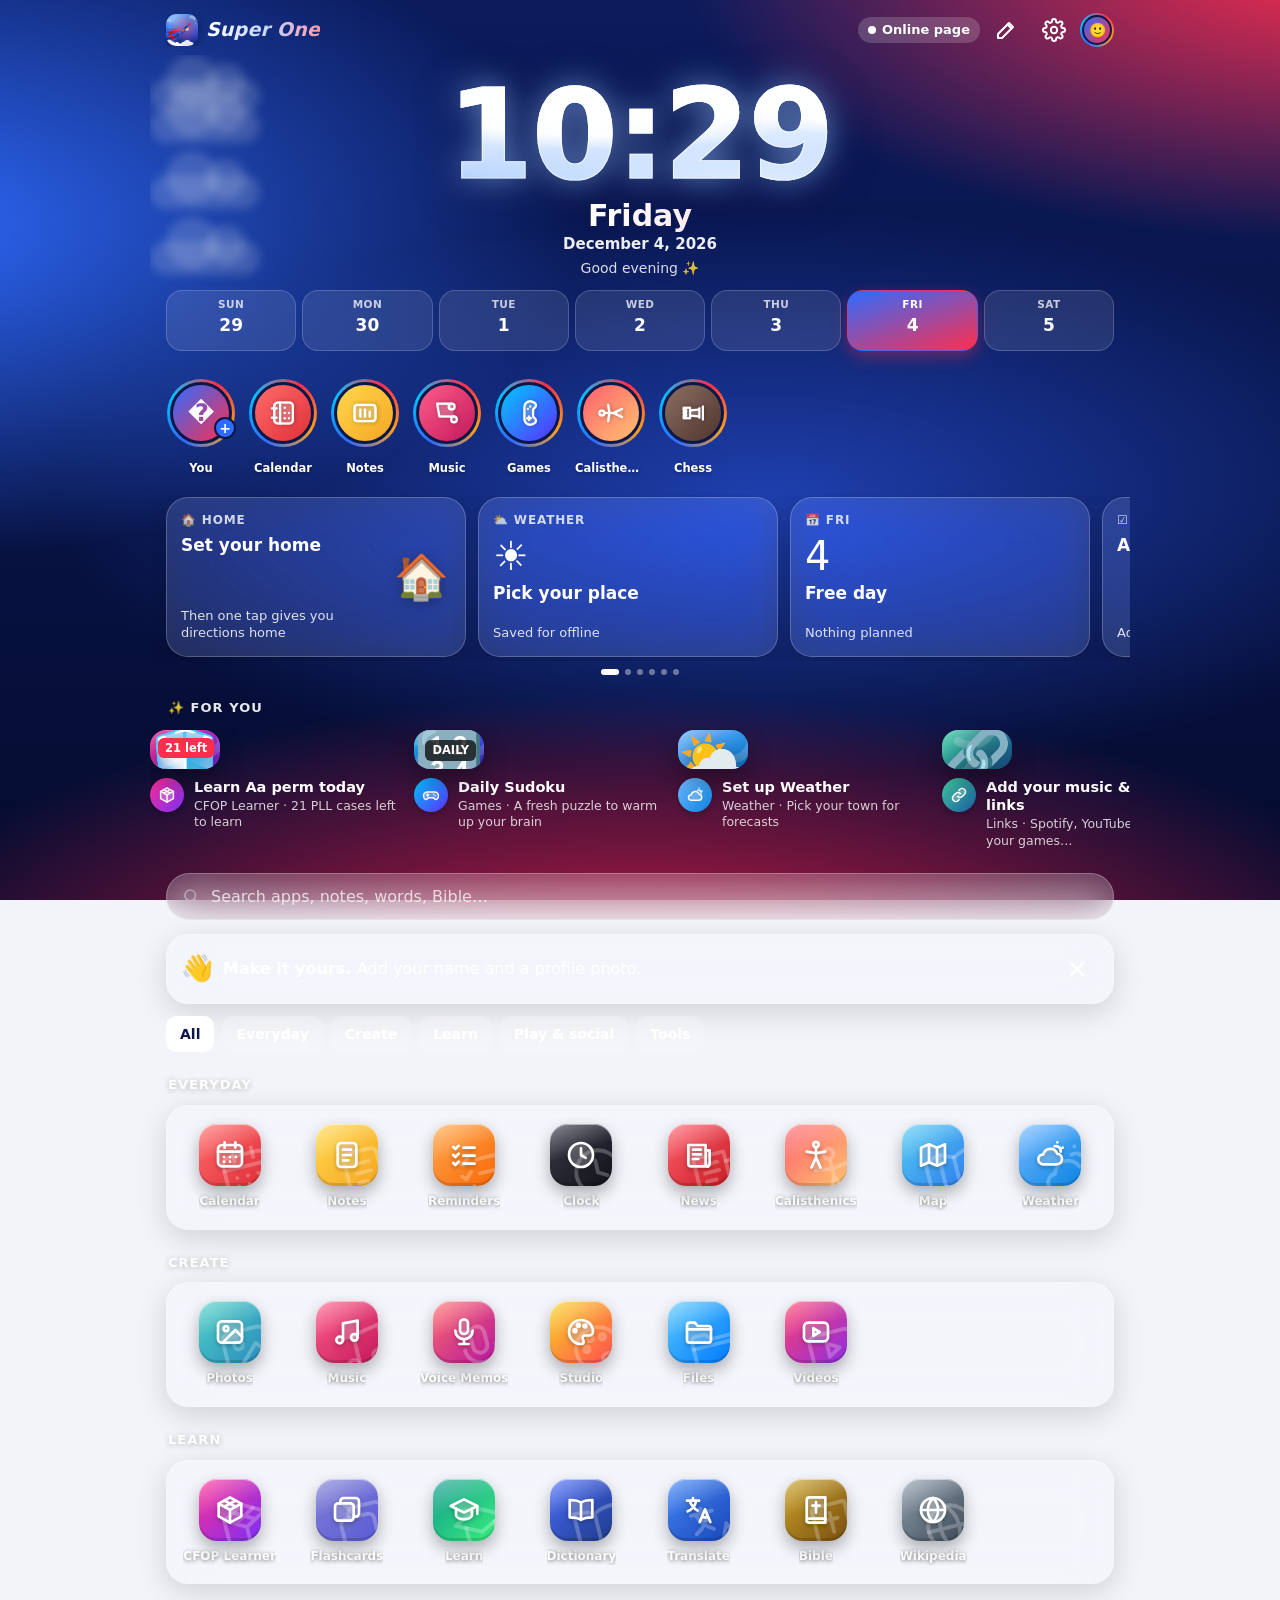
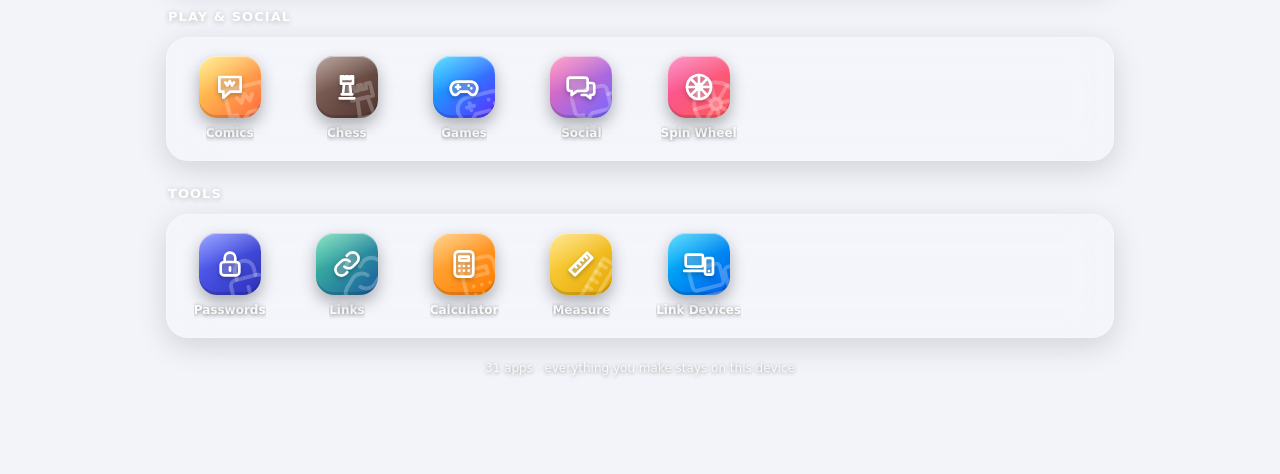
<file: index.html>
<!doctype html>
<html lang="en">
<head>
<meta charset="utf-8">
<meta name="viewport" content="width=device-width,initial-scale=1,viewport-fit=cover">
<title>Super One</title>
<meta name="description" content="Calendar, notes, passwords, music, chess, cube lessons, dictionary, map and more — all offline.">
<meta name="theme-color" content="#F3F4F9">
<link rel="manifest" href="manifest.webmanifest">
<meta name="mobile-web-app-capable" content="yes">
<meta name="apple-mobile-web-app-capable" content="yes">
<meta name="apple-mobile-web-app-status-bar-style" content="default">
<meta name="apple-mobile-web-app-title" content="Super One">
<link rel="apple-touch-icon" href="apple-touch-icon.png">
<link rel="icon" href="favicon.png">
<link rel="stylesheet" href="style.css?v=e5297691f0">
</head>
<body>
<div id="app"></div>
<noscript>Super One needs JavaScript turned on.</noscript>
<script src="app.js?v=e5297691f0"></script>
</body>
</html>
</file>
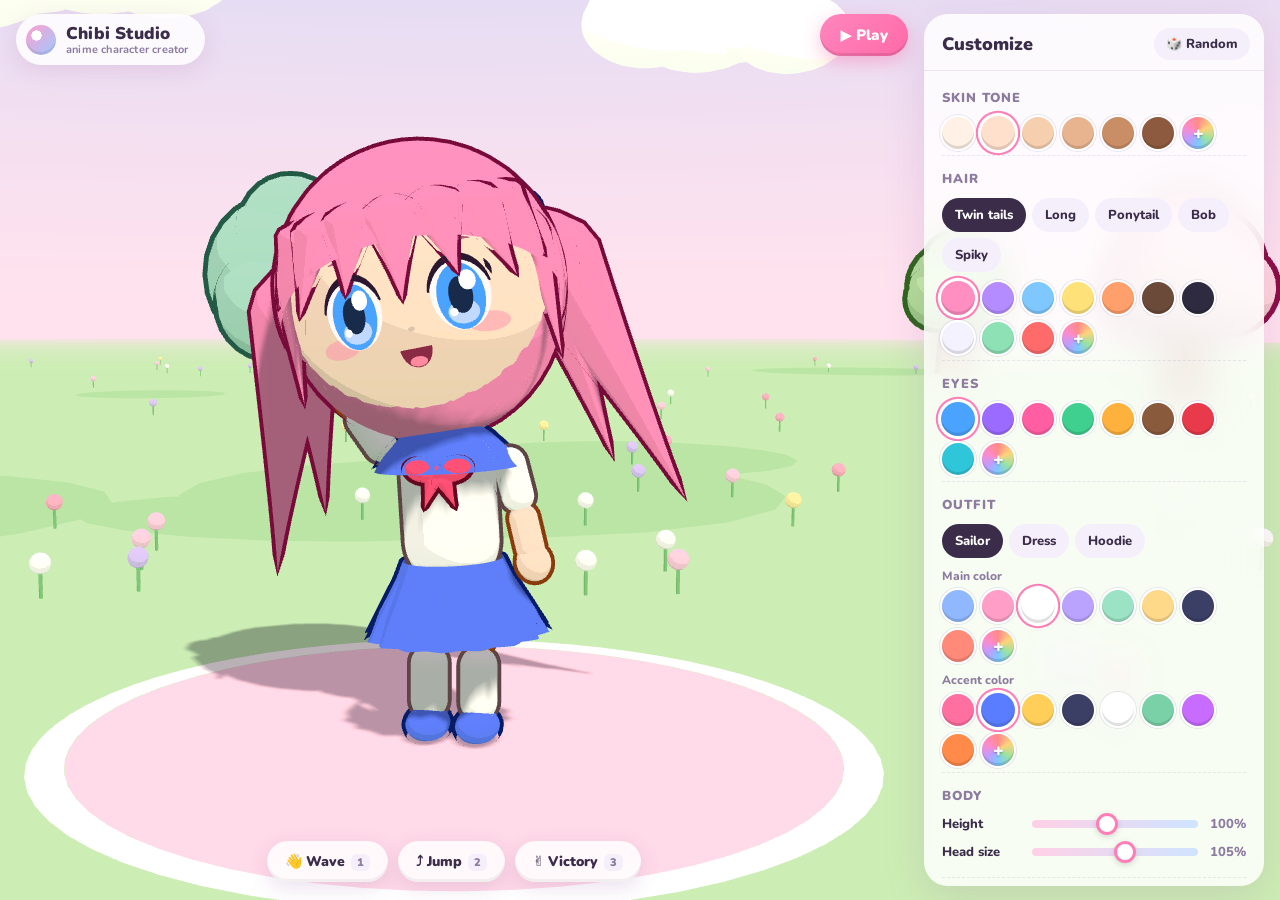
<file: data/play/chibi.html>
<!doctype html>
<html lang="en">
<head>
<meta charset="utf-8">
<meta name="viewport" content="width=device-width, initial-scale=1, viewport-fit=cover, user-scalable=no">
<title>Chibi Studio</title>
<link rel="preconnect" href="https://fonts.googleapis.com">
<link rel="preconnect" href="https://fonts.gstatic.com" crossorigin>
<link href="https://fonts.googleapis.com/css2?family=Nunito:wght@600;700;800;900&display=swap" rel="stylesheet">
<style>
  :root {
    --ink: #3b2d4a;
    --muted: #8d7ba0;
    --panel: rgba(255, 255, 255, 0.84);
    --line: rgba(120, 90, 160, 0.14);
    --chip: #f5effb;
    --pink: #ff7eb6;
    --pink-d: #f05b9d;
    --blue: #7ec8ff;
    --panel-w: 340px;
    --sheet-h: 0px;
    --safe-b: env(safe-area-inset-bottom, 0px);
  }
  * { box-sizing: border-box; -webkit-tap-highlight-color: transparent; }
  html, body {
    margin: 0; height: 100%; overflow: hidden;
    background: #ffe6f0;
    font-family: "Nunito", ui-rounded, "SF Pro Rounded", system-ui, -apple-system, "Segoe UI", sans-serif;
    color: var(--ink);
    -webkit-user-select: none; user-select: none;
  }
  canvas#c { position: fixed; inset: 0; width: 100%; height: 100%; display: block; touch-action: none; outline: none; }
  button { font: inherit; color: inherit; cursor: pointer; border: 0; background: none; }
  input { font: inherit; color: inherit; }

  /* ---------- top bar ---------- */
  .brand {
    position: fixed; top: 14px; left: 16px; z-index: 5;
    display: flex; align-items: center; gap: 10px;
    padding: 8px 16px 8px 10px; border-radius: 999px;
    background: var(--panel); backdrop-filter: blur(12px); -webkit-backdrop-filter: blur(12px);
    box-shadow: 0 6px 24px rgba(160, 90, 150, 0.16);
    font-weight: 900; font-size: 17px; letter-spacing: 0.2px;
  }
  .brand .logo {
    width: 30px; height: 30px; border-radius: 50%;
    background: radial-gradient(circle at 35% 35%, #fff 0 18%, transparent 19%), linear-gradient(135deg, #ff9fcf, #9fc9ff);
    box-shadow: inset 0 -3px 0 rgba(0,0,0,0.08);
  }
  .brand small { display: block; font-size: 11px; font-weight: 700; color: var(--muted); margin-top: -3px; }
  .mode-btn {
    position: fixed; top: 14px; right: calc(var(--panel-w) + 32px); z-index: 6;
    padding: 11px 20px; border-radius: 999px; font-weight: 900; font-size: 15px;
    color: #fff; background: linear-gradient(135deg, #ff86bd, #ff6aa8);
    box-shadow: 0 6px 18px rgba(255, 106, 168, 0.4), inset 0 -3px 0 rgba(0,0,0,0.1);
    transition: transform .15s, right .3s;
  }
  .mode-btn:active { transform: scale(0.95); }
  body.play .mode-btn { right: 16px; background: linear-gradient(135deg, #8fb8ff, #6f9cff); box-shadow: 0 6px 18px rgba(111,156,255,0.4), inset 0 -3px 0 rgba(0,0,0,0.1); }

  /* ---------- panel ---------- */
  .panel {
    position: fixed; z-index: 4; top: 14px; right: 16px; bottom: 14px; width: var(--panel-w);
    display: flex; flex-direction: column;
    background: var(--panel); backdrop-filter: blur(16px); -webkit-backdrop-filter: blur(16px);
    border-radius: 24px; box-shadow: 0 10px 40px rgba(150, 90, 160, 0.18);
    transition: transform .35s cubic-bezier(.2,.9,.3,1), height .3s;
    overflow: hidden;
  }
  body.play .panel { transform: translateX(calc(100% + 40px)); }
  .panel-head {
    display: flex; align-items: center; gap: 8px; padding: 14px 14px 10px 18px;
    border-bottom: 1px solid var(--line); flex: none;
  }
  .panel-head h2 { margin: 0; font-size: 18px; font-weight: 900; flex: 1; }
  .grab { display: none; }
  .ghost-btn {
    padding: 7px 12px; border-radius: 999px; background: var(--chip); font-weight: 800; font-size: 13px;
    transition: background .15s, transform .1s;
  }
  .ghost-btn:hover { background: #ece1f7; }
  .ghost-btn:active { transform: scale(.95); }
  .collapse-btn { display: none; width: 34px; height: 34px; padding: 0; border-radius: 50%; font-size: 15px; }
  .panel-body { overflow-y: auto; padding: 4px 18px 18px; flex: 1; overscroll-behavior: contain; }
  .panel-body::-webkit-scrollbar { width: 8px; }
  .panel-body::-webkit-scrollbar-thumb { background: #e5d8f0; border-radius: 8px; }
  section { padding: 14px 0 6px; border-bottom: 1px dashed var(--line); }
  section:last-child { border-bottom: 0; }
  section h3 { margin: 0 0 10px; font-size: 13px; font-weight: 900; text-transform: uppercase; letter-spacing: 1px; color: var(--muted); display: flex; align-items: center; gap: 6px; }
  .sub { display: block; font-size: 12px; font-weight: 800; color: var(--muted); margin: 10px 0 6px; }

  .swatches { display: flex; flex-wrap: wrap; gap: 8px; }
  .sw {
    width: 32px; height: 32px; border-radius: 50%; background: var(--c);
    box-shadow: inset 0 -3px 0 rgba(0,0,0,0.12), 0 0 0 2px #fff, 0 0 0 3px var(--line);
    transition: transform .12s, box-shadow .12s; position: relative; flex: none;
  }
  .sw:hover { transform: scale(1.1); }
  .sw.active { box-shadow: inset 0 -3px 0 rgba(0,0,0,0.12), 0 0 0 3px #fff, 0 0 0 5px var(--pink); transform: scale(1.06); }
  .sw.custom { background: conic-gradient(#ff8a8a, #ffd37a, #9be3a0, #7ec8ff, #c39bff, #ff8ac8, #ff8a8a); overflow: hidden; cursor: pointer; }
  .sw.custom::after { content: "+"; position: absolute; inset: 0; display: grid; place-items: center; color: #fff; font-weight: 900; font-size: 18px; text-shadow: 0 1px 2px rgba(0,0,0,.3); pointer-events: none; }
  .sw.custom input { position: absolute; inset: 0; opacity: 0; width: 100%; height: 100%; cursor: pointer; border: 0; padding: 0; }

  .chips { display: flex; flex-wrap: wrap; gap: 6px; margin-bottom: 10px; }
  .chip {
    padding: 8px 13px; border-radius: 999px; background: var(--chip); font-weight: 800; font-size: 13px;
    transition: background .15s, color .15s, transform .1s;
  }
  .chip:hover { background: #ece1f7; }
  .chip:active { transform: scale(.95); }
  .chip.active { background: var(--ink); color: #fff; }

  .slider { display: grid; grid-template-columns: 78px 1fr 40px; align-items: center; gap: 10px; margin: 6px 0 10px; font-weight: 800; font-size: 13px; }
  .slider output { text-align: right; color: var(--muted); font-variant-numeric: tabular-nums; }
  input[type=range] { -webkit-appearance: none; appearance: none; width: 100%; height: 8px; border-radius: 8px; background: linear-gradient(90deg, #ffd0e6, #cfe4ff); outline: none; }
  input[type=range]::-webkit-slider-thumb { -webkit-appearance: none; width: 22px; height: 22px; border-radius: 50%; background: #fff; border: 3px solid var(--pink); box-shadow: 0 2px 6px rgba(0,0,0,.15); cursor: pointer; }
  input[type=range]::-moz-range-thumb { width: 18px; height: 18px; border-radius: 50%; background: #fff; border: 3px solid var(--pink); cursor: pointer; }

  .row { display: flex; gap: 8px; }
  .text-in {
    flex: 1; min-width: 0; padding: 10px 14px; border-radius: 14px; border: 2px solid var(--line); background: #fff;
    font-weight: 700; font-size: 14px; outline: none; -webkit-user-select: text; user-select: text;
  }
  .text-in:focus { border-color: var(--pink); }
  .primary {
    padding: 10px 16px; border-radius: 14px; font-weight: 900; color: #fff;
    background: linear-gradient(135deg, #ff86bd, #ff6aa8); box-shadow: inset 0 -3px 0 rgba(0,0,0,0.1);
  }
  .primary:disabled { opacity: .45; cursor: not-allowed; }
  .preset-list { display: flex; flex-direction: column; gap: 6px; margin-top: 10px; }
  .preset {
    display: flex; align-items: center; gap: 10px; padding: 6px 6px 6px 8px; border-radius: 14px; background: #fff;
    border: 1px solid var(--line);
  }
  .preset .dot { width: 26px; height: 26px; border-radius: 50%; flex: none; box-shadow: inset 0 -2px 0 rgba(0,0,0,.12); }
  .preset .load { flex: 1; text-align: left; font-weight: 800; font-size: 14px; padding: 4px 0; overflow: hidden; text-overflow: ellipsis; white-space: nowrap; }
  .preset .tag { font-size: 10px; font-weight: 900; color: var(--muted); background: var(--chip); padding: 3px 7px; border-radius: 999px; }
  .preset .del { width: 30px; height: 30px; border-radius: 50%; color: var(--muted); font-weight: 900; }
  .preset .del:hover { background: #ffe3ee; color: var(--pink-d); }
  .preset .del.armed { width: auto; padding: 0 10px; border-radius: 999px; background: #ffe3ee; color: var(--pink-d); font-size: 12px; }
  .note { font-size: 12px; color: var(--muted); margin-top: 8px; font-weight: 700; }

  /* ---------- pose bar ---------- */
  .posebar {
    position: fixed; z-index: 3; left: 0; right: calc(var(--panel-w) + 32px); bottom: calc(18px + var(--safe-b));
    display: flex; justify-content: center; gap: 10px; pointer-events: none;
    transition: right .3s, bottom .3s, top .3s;
  }
  body.play .posebar { right: 0; }
  .pose-btn {
    pointer-events: auto; padding: 11px 18px; border-radius: 999px; font-weight: 900; font-size: 14px;
    background: var(--panel); backdrop-filter: blur(12px); -webkit-backdrop-filter: blur(12px);
    box-shadow: 0 6px 20px rgba(150, 90, 160, 0.18), inset 0 -3px 0 rgba(0,0,0,0.05);
    transition: transform .1s, background .15s;
  }
  .pose-btn:hover { background: #fff; }
  .pose-btn:active { transform: scale(.94); }
  .pose-btn .k { display: inline-block; margin-left: 6px; font-size: 11px; color: var(--muted); background: var(--chip); border-radius: 6px; padding: 1px 6px; }

  /* ---------- play HUD ---------- */
  .hud { display: none; }
  body.play .hud { display: block; }
  .hint {
    position: fixed; z-index: 3; top: 18px; left: 50%; transform: translateX(-50%);
    padding: 9px 16px; border-radius: 999px; font-weight: 800; font-size: 13px; color: var(--ink);
    background: var(--panel); backdrop-filter: blur(12px); -webkit-backdrop-filter: blur(12px);
    box-shadow: 0 6px 20px rgba(150, 90, 160, 0.16); white-space: nowrap;
  }
  .hint b { background: var(--chip); padding: 1px 7px; border-radius: 6px; }
  .joy {
    position: fixed; z-index: 3; left: 26px; bottom: calc(26px + var(--safe-b)); width: 128px; height: 128px; border-radius: 50%;
    background: rgba(255,255,255,0.45); border: 3px solid rgba(255,255,255,0.8);
    box-shadow: 0 6px 20px rgba(150, 90, 160, 0.18); touch-action: none; display: none;
  }
  .joy .knob {
    position: absolute; left: 50%; top: 50%; width: 56px; height: 56px; margin: -28px 0 0 -28px; border-radius: 50%;
    background: linear-gradient(135deg, #ff9fcf, #ff7eb6); box-shadow: 0 4px 12px rgba(255,106,168,.45), inset 0 -4px 0 rgba(0,0,0,.1);
  }
  .jump-btn {
    position: fixed; z-index: 3; right: 26px; bottom: calc(36px + var(--safe-b)); width: 86px; height: 86px; border-radius: 50%;
    display: none; font-weight: 900; font-size: 15px; color: #fff;
    background: linear-gradient(135deg, #8fb8ff, #6f9cff); box-shadow: 0 6px 18px rgba(111,156,255,.45), inset 0 -4px 0 rgba(0,0,0,.12);
    touch-action: manipulation;
  }
  .jump-btn:active { transform: scale(.93); }
  body.touch .joy, body.touch .jump-btn { display: block; }
  .hint .touch-only { display: none; }
  body.touch .hint .touch-only { display: inline; }
  body.touch .hint .key-only { display: none; }

  .toast {
    position: fixed; z-index: 10; left: 50%; top: 74px; transform: translate(-50%, -20px); opacity: 0;
    padding: 10px 18px; border-radius: 999px; background: var(--ink); color: #fff; font-weight: 800; font-size: 14px;
    transition: opacity .25s, transform .25s; pointer-events: none;
  }
  .toast.show { opacity: 1; transform: translate(-50%, 0); }

  .loading {
    position: fixed; inset: 0; z-index: 20; display: grid; place-items: center; text-align: center;
    background: linear-gradient(180deg, #bfe0ff, #ffe3ee); transition: opacity .5s; font-weight: 900; font-size: 18px;
  }
  .loading.hide { opacity: 0; pointer-events: none; }
  .loading .spin { width: 46px; height: 46px; margin: 0 auto 14px; border-radius: 50%; border: 5px solid #fff; border-top-color: var(--pink); animation: spin 0.9s linear infinite; }
  .loading p { font-size: 14px; color: var(--muted); font-weight: 700; max-width: 300px; }
  @keyframes spin { to { transform: rotate(360deg); } }

  /* ---------- mobile: bottom sheet ---------- */
  @media (max-width: 760px) {
    :root { --panel-w: 0px; }
    .brand { top: 10px; left: 10px; font-size: 15px; padding: 6px 14px 6px 8px; }
    .brand .logo { width: 26px; height: 26px; }
    .mode-btn { top: 10px; right: 10px !important; padding: 10px 16px; font-size: 14px; }
    .panel {
      top: auto; left: 0; right: 0; bottom: 0; width: auto; height: min(46vh, 430px);
      border-radius: 24px 24px 0 0; padding-bottom: var(--safe-b);
    }
    .panel.collapsed { height: calc(62px + var(--safe-b)); }
    body.play .panel { transform: translateY(calc(100% + 20px)); }
    .panel-head { cursor: pointer; padding-top: 18px; position: relative; }
    .grab { display: block; position: absolute; top: 7px; left: 50%; width: 40px; height: 5px; margin-left: -20px; border-radius: 5px; background: #e2d4ee; }
    .collapse-btn { display: grid; place-items: center; transition: transform .25s; }
    .panel.collapsed .collapse-btn { transform: rotate(180deg); }
    .posebar { right: 0; bottom: calc(var(--sheet-h) + 10px); gap: 8px; }
    .pose-btn { padding: 9px 14px; font-size: 13px; }
    .pose-btn .k { display: none; }
    body.play .posebar { top: 62px; bottom: auto; }
    .hint { top: auto; bottom: calc(170px + var(--safe-b)); font-size: 12px; }
    .sw { width: 34px; height: 34px; }
  }
  @media (max-width: 380px) {
    .brand small { display: none; }
  }
</style>
</head>
<body>
  <canvas id="c" tabindex="0" aria-label="3D character view"></canvas>

  <div class="loading" id="loading">
    <div>
      <div class="spin"></div>
      Getting your studio ready…
      <p id="loadMsg"></p>
    </div>
  </div>

  <div class="brand"><div class="logo"></div><div>Chibi Studio<small>anime character creator</small></div></div>
  <button class="mode-btn" id="modeBtn">▶ Play</button>

  <aside class="panel" id="panel">
    <div class="panel-head" id="panelHead">
      <div class="grab"></div>
      <h2>Customize</h2>
      <button class="ghost-btn" id="randomBtn" title="Randomize">🎲 Random</button>
      <button class="ghost-btn collapse-btn" id="collapseBtn" aria-label="Collapse panel">▾</button>
    </div>
    <div class="panel-body">
      <section>
        <h3>Skin tone</h3>
        <div class="swatches" data-key="skin"></div>
      </section>
      <section>
        <h3>Hair</h3>
        <div class="chips" data-key="hairStyle"></div>
        <div class="swatches" data-key="hairColor"></div>
      </section>
      <section>
        <h3>Eyes</h3>
        <div class="swatches" data-key="eyeColor"></div>
      </section>
      <section>
        <h3>Outfit</h3>
        <div class="chips" data-key="outfitStyle"></div>
        <span class="sub">Main color</span>
        <div class="swatches" data-key="outfitColor"></div>
        <span class="sub">Accent color</span>
        <div class="swatches" data-key="accentColor"></div>
      </section>
      <section>
        <h3>Body</h3>
        <label class="slider"><span>Height</span><input type="range" data-key="height" min="0.8" max="1.25" step="0.01"><output></output></label>
        <label class="slider"><span>Head size</span><input type="range" data-key="headSize" min="0.85" max="1.2" step="0.01"><output></output></label>
      </section>
      <section>
        <h3>Presets</h3>
        <div class="row">
          <input class="text-in" id="presetName" maxlength="24" placeholder="Name your character" autocomplete="off">
          <button class="primary" id="saveBtn">Save</button>
        </div>
        <div class="preset-list" id="presetList"></div>
        <div class="note" id="storageNote"></div>
      </section>
    </div>
  </aside>

  <div class="posebar" id="posebar">
    <button class="pose-btn" data-pose="wave">👋 Wave<span class="k">1</span></button>
    <button class="pose-btn" data-pose="jump">⤴ Jump<span class="k">2</span></button>
    <button class="pose-btn" data-pose="victory">✌ Victory<span class="k">3</span></button>
  </div>

  <div class="hud">
    <div class="hint">
      <span class="key-only"><b>WASD</b> move · <b>Shift</b> run · <b>Space</b> jump · drag to look · <b>Esc</b> back</span>
      <span class="touch-only">Drag the pad to walk · push far to run</span>
    </div>
    <div class="joy" id="joy"><div class="knob" id="knob"></div></div>
    <button class="jump-btn" id="jumpBtn">JUMP</button>
  </div>

  <div class="toast" id="toast"></div>

<script>
  // If the module below can't load (no internet for the CDN), tell the player instead of spinning forever.
  setTimeout(function () {
    if (!window.__appStarted) {
      document.getElementById('loadMsg').textContent =
        "Couldn't load Three.js from the CDN. Check your internet connection and reload.";
    }
  }, 9000);
</script>

<script type="importmap">
{
  "imports": {
    "three": "./vendor/three160/three.module.js",
    "three/addons/": "./vendor/three160/addons/"
  }
}
</script>

<script type="module">
import * as THREE from 'three';
import { OrbitControls } from 'three/addons/controls/OrbitControls.js';
import { mergeVertices } from 'three/addons/utils/BufferGeometryUtils.js';

window.__appStarted = true;

/* =========================================================================
   Data: palettes, styles, presets
   ========================================================================= */
const PALETTES = {
  skin:        ['#fff1e6', '#ffe0cc', '#f6cfae', '#e8b48f', '#c98e66', '#8d5a3f'],
  hairColor:   ['#ff8fc0', '#b48cff', '#7ec8ff', '#ffe17a', '#ff9f6b', '#6b4a3a', '#2e2a3f', '#f4f2ff', '#8ee0b5', '#ff6b6b'],
  eyeColor:    ['#4aa3ff', '#9b6bff', '#ff5fa2', '#3fcf8e', '#ffb13d', '#8a5a3c', '#e83a4a', '#30c6d9'],
  outfitColor: ['#8fb8ff', '#ff9fc8', '#ffffff', '#b9a3ff', '#9be3c4', '#ffd98a', '#3b3f66', '#ff8a7a'],
  accentColor: ['#ff6f9f', '#5a7dff', '#ffcf5a', '#3b3f66', '#ffffff', '#7ad1a8', '#c86bff', '#ff8a4a'],
};
const HAIR_STYLES = [
  { id: 'twin', label: 'Twin tails' },
  { id: 'long', label: 'Long' },
  { id: 'pony', label: 'Ponytail' },
  { id: 'bob', label: 'Bob' },
  { id: 'spiky', label: 'Spiky' },
];
const OUTFITS = [
  { id: 'sailor', label: 'Sailor' },
  { id: 'dress', label: 'Dress' },
  { id: 'casual', label: 'Hoodie' },
];
const BUILTIN_PRESETS = {
  Sakura: { skin: '#ffe0cc', hairStyle: 'twin', hairColor: '#ff8fc0', eyeColor: '#4aa3ff', outfitStyle: 'sailor', outfitColor: '#ffffff', accentColor: '#5a7dff', height: 1, headSize: 1.05 },
  Kaito:  { skin: '#f6cfae', hairStyle: 'spiky', hairColor: '#2e2a3f', eyeColor: '#e83a4a', outfitStyle: 'casual', outfitColor: '#3b3f66', accentColor: '#ffcf5a', height: 1.12, headSize: 0.97 },
  Luna:   { skin: '#fff1e6', hairStyle: 'long', hairColor: '#b48cff', eyeColor: '#ffb13d', outfitStyle: 'dress', outfitColor: '#ffffff', accentColor: '#c86bff', height: 1.04, headSize: 1 },
  Mint:   { skin: '#e8b48f', hairStyle: 'bob', hairColor: '#8ee0b5', eyeColor: '#9b6bff', outfitStyle: 'casual', outfitColor: '#ffd98a', accentColor: '#5a7dff', height: 0.92, headSize: 1.1 },
};
const DEFAULT_CFG = { name: 'Sakura', ...BUILTIN_PRESETS.Sakura };

const HEX_RE = /^#[0-9a-f]{6}$/i;
function sanitize(raw) {
  const c = { ...DEFAULT_CFG };
  if (!raw || typeof raw !== 'object') return c;
  for (const k of ['skin', 'hairColor', 'eyeColor', 'outfitColor', 'accentColor']) {
    if (typeof raw[k] === 'string' && HEX_RE.test(raw[k])) c[k] = raw[k].toLowerCase();
  }
  if (HAIR_STYLES.some(s => s.id === raw.hairStyle)) c.hairStyle = raw.hairStyle;
  if (OUTFITS.some(s => s.id === raw.outfitStyle)) c.outfitStyle = raw.outfitStyle;
  const num = (v, lo, hi, d) => (typeof v === 'number' && isFinite(v)) ? Math.min(hi, Math.max(lo, v)) : d;
  c.height = num(raw.height, 0.8, 1.25, c.height);
  c.headSize = num(raw.headSize, 0.85, 1.2, c.headSize);
  if (typeof raw.name === 'string') c.name = raw.name.slice(0, 24);
  return c;
}

/* ---------- storage (always wrapped: private mode / blocked storage must not break the game) ---------- */
const STORE_KEY = 'chibiStudio.presets.v1';
const CURRENT_KEY = 'chibiStudio.current.v1';
const store = {
  ok: false,
  get(k) { try { return localStorage.getItem(k); } catch (e) { return null; } },
  set(k, v) { try { localStorage.setItem(k, v); return true; } catch (e) { return false; } },
};
try { localStorage.setItem('__chibi_test', '1'); localStorage.removeItem('__chibi_test'); store.ok = true; } catch (e) { store.ok = false; }

function loadPresets() {
  try {
    const raw = JSON.parse(store.get(STORE_KEY) || '{}');
    const out = {};
    if (raw && typeof raw === 'object') for (const [n, c] of Object.entries(raw)) out[String(n).slice(0, 24)] = sanitize(c);
    return out;
  } catch (e) { return {}; }
}
function savePresets(p) { try { return store.set(STORE_KEY, JSON.stringify(p)); } catch (e) { return false; } }

let cfg;
try { cfg = sanitize(JSON.parse(store.get(CURRENT_KEY) || 'null')); } catch (e) { cfg = sanitize(null); }
let presets = loadPresets();

/* =========================================================================
   Renderer, scene, camera
   ========================================================================= */
const canvas = document.getElementById('c');
const renderer = new THREE.WebGLRenderer({ canvas, antialias: true });
renderer.setPixelRatio(Math.min(window.devicePixelRatio || 1, 2));
renderer.setSize(innerWidth, innerHeight, false);
renderer.shadowMap.enabled = true;
renderer.shadowMap.type = THREE.PCFSoftShadowMap;

const scene = new THREE.Scene();
const HORIZON = new THREE.Color('#ffe2ee');
scene.fog = new THREE.Fog(HORIZON, 38, 120);

const camera = new THREE.PerspectiveCamera(36, innerWidth / innerHeight, 0.1, 400);
camera.position.set(0, 1.6, 6);

const controls = new OrbitControls(camera, canvas);
controls.enableDamping = true;
controls.dampingFactor = 0.08;
controls.enablePan = false;
controls.rotateSpeed = 0.7;

// 3-step toon ramp: shadow / mid / lit
const gradTex = new THREE.DataTexture(new Uint8Array([120, 190, 255]), 3, 1, THREE.RedFormat);
gradTex.minFilter = gradTex.magFilter = THREE.NearestFilter;
gradTex.generateMipmaps = false;
gradTex.needsUpdate = true;

// Lights
const hemi = new THREE.HemisphereLight('#fff3fa', '#cdeccb', 1.55);
scene.add(hemi);
const sun = new THREE.DirectionalLight('#fff4e6', 2.1);
const SUN_OFFSET = new THREE.Vector3(4, 9, 6);
sun.position.copy(SUN_OFFSET);
sun.castShadow = true;
sun.shadow.mapSize.set(1024, 1024);
Object.assign(sun.shadow.camera, { left: -7, right: 7, top: 7, bottom: -7, near: 0.5, far: 30 });
sun.shadow.bias = -0.0006;
sun.shadow.normalBias = 0.03;
scene.add(sun, sun.target);

/* =========================================================================
   Toon + outline materials
   ========================================================================= */
const OUTLINE_VS = `
  #include <common>
  #include <fog_pars_vertex>
  uniform float uThick;
  void main() {
    vec4 mvPosition = modelViewMatrix * vec4(position, 1.0);
    vec3 n = normalize(normalMatrix * normal);
    // push the back-faces out along the normal; scale by depth so the line stays a constant on-screen width
    mvPosition.xyz += n * uThick * clamp(-mvPosition.z, 1.0, 40.0);
    gl_Position = projectionMatrix * mvPosition;
    #include <fog_vertex>
  }`;
const OUTLINE_FS = `
  #include <common>
  #include <fog_pars_fragment>
  uniform vec3 uColor;
  void main() {
    gl_FragColor = vec4(uColor, 1.0);
    #include <colorspace_fragment>
    #include <fog_fragment>
  }`;
function makeOutlineMat(thick) {
  return new THREE.ShaderMaterial({
    uniforms: THREE.UniformsUtils.merge([THREE.UniformsLib.fog, { uColor: { value: new THREE.Color() }, uThick: { value: thick } }]),
    vertexShader: OUTLINE_VS, fragmentShader: OUTLINE_FS,
    side: THREE.BackSide, fog: true,
  });
}
const _hsl = {};
function outlineColorOf(c) {
  const o = c.clone();
  o.getHSL(_hsl, THREE.SRGBColorSpace);
  o.setHSL(_hsl.h, Math.min(1, _hsl.s * 0.7 + 0.15), _hsl.l * 0.32, THREE.SRGBColorSpace);
  return o;
}
function makePair(hex, { thick = 0.0028, side = THREE.DoubleSide, fog = true } = {}) {
  const toon = new THREE.MeshToonMaterial({ color: hex, gradientMap: gradTex, side, fog });
  const outline = makeOutlineMat(thick);
  const pair = {
    toon, outline,
    set(h) { toon.color.set(h); outline.uniforms.uColor.value.copy(outlineColorOf(toon.color)); },
  };
  pair.set(hex);
  return pair;
}
function toonMesh(geo, pair, { outline = true, cast = true, receive = true } = {}) {
  const m = new THREE.Mesh(geo, pair.toon);
  m.castShadow = cast;
  m.receiveShadow = receive;
  if (outline) {
    const o = new THREE.Mesh(geo, pair.outline);
    o.castShadow = false; o.receiveShadow = false;
    m.add(o);
    m.userData.outline = o;
  }
  return m;
}
function setPair(mesh, pair) {
  mesh.material = pair.toon;
  if (mesh.userData.outline) mesh.userData.outline.material = pair.outline;
}

/* =========================================================================
   Geometry helpers
   ========================================================================= */
// A tapered hair lock that hangs down (-Y) from the origin. `bend` curls the tip along +Z.
function lockGeo(len, rad, bend = 0) {
  const pts = [];
  const n = 16;
  for (let i = n; i >= 0; i--) {
    const u = i / n;
    let r = u < 0.18 ? rad * Math.sin((u / 0.18) * Math.PI / 2) : rad * Math.pow(1 - (u - 0.18) / 0.82, 1.15);
    if (i === 0 || i === n) r = 0;
    pts.push(new THREE.Vector2(r, -u * len));
  }
  let g = new THREE.LatheGeometry(pts, 14);
  g.deleteAttribute('normal'); g.deleteAttribute('uv');
  g = mergeVertices(g, 1e-5);
  const p = g.attributes.position;
  for (let i = 0; i < p.count; i++) {
    const u = -p.getY(i) / len;
    p.setZ(i, p.getZ(i) + bend * u * u);
  }
  g.computeVertexNormals();
  return g;
}
// Lathe from [r, y] pairs (bottom to top), with optional pleats near the hem.
function latheGeo(pairs, segs = 48, pleats = 0, amp = 0) {
  let g = new THREE.LatheGeometry(pairs.map(([r, y]) => new THREE.Vector2(r, y)), segs);
  g.deleteAttribute('normal'); g.deleteAttribute('uv');
  g = mergeVertices(g, 1e-5);
  if (pleats) {
    const p = g.attributes.position;
    const yTop = pairs[pairs.length - 1][1], yBot = pairs[0][1];
    for (let i = 0; i < p.count; i++) {
      const x = p.getX(i), z = p.getZ(i), y = p.getY(i);
      const k = (yTop - y) / (yTop - yBot);
      const f = 1 + amp * k * Math.cos(Math.atan2(z, x) * pleats);
      p.setX(i, x * f); p.setZ(i, z * f);
    }
  }
  g.computeVertexNormals();
  return g;
}
const ellipseGeo = (rx, ry, seg = 32) => new THREE.CircleGeometry(1, seg).scale(rx, ry, 1);
// A crescent / band along part of an ellipse, tapered at both ends.
function arcBandGeo(rx, ry, t, a0, a1, n = 24, taper = 0.6) {
  const s = new THREE.Shape();
  for (let i = 0; i <= n; i++) {
    const a = a0 + (a1 - a0) * i / n;
    const x = rx * Math.cos(a), y = ry * Math.sin(a);
    i === 0 ? s.moveTo(x, y) : s.lineTo(x, y);
  }
  for (let i = n; i >= 0; i--) {
    const a = a0 + (a1 - a0) * i / n;
    const th = t * ((1 - taper) + taper * Math.sin(Math.PI * i / n));
    s.lineTo((rx - th) * Math.cos(a), (ry - th) * Math.sin(a));
  }
  return new THREE.ShapeGeometry(s);
}
function openMouthGeo(w, h) {
  const s = new THREE.Shape();
  s.moveTo(w, 0);
  for (let i = 1; i <= 20; i++) { const a = Math.PI * i / 20; s.lineTo(w * Math.cos(a), -h * Math.sin(a)); }
  s.lineTo(w, 0);
  return new THREE.ShapeGeometry(s);
}

/* =========================================================================
   Character
   ========================================================================= */
const HEAD_R = 0.5;
const HIP_Y = 0.66;

const mats = {
  skin: makePair(cfg.skin),
  hair: makePair(cfg.hairColor),
  outfit: makePair(cfg.outfitColor),
  accent: makePair(cfg.accentColor),
  ribbon: makePair('#ff4f7a'),
  sock: makePair('#ffffff'),
};
const faceMats = {
  white: new THREE.MeshBasicMaterial({ color: '#fffaf6' }),
  iris: new THREE.MeshBasicMaterial({ color: cfg.eyeColor }),
  irisLight: new THREE.MeshBasicMaterial({ color: '#ffffff' }),
  pupil: new THREE.MeshBasicMaterial({ color: '#201028' }),
  shine: new THREE.MeshBasicMaterial({ color: '#ffffff' }),
  lash: new THREE.MeshBasicMaterial({ color: '#2a1830' }),
  brow: new THREE.MeshBasicMaterial({ color: '#553344' }),
  mouth: new THREE.MeshBasicMaterial({ color: '#8a2a45' }),
  tongue: new THREE.MeshBasicMaterial({ color: '#ff8a9e' }),
  line: new THREE.MeshBasicMaterial({ color: '#7a3a4a' }),
  blush: new THREE.MeshBasicMaterial({ color: '#ff8fab', transparent: true, opacity: 0.5, depthWrite: false }),
  nose: new THREE.MeshBasicMaterial({ color: '#e0a890' }),
};

// Face features are flat shapes wrapped onto the head sphere, so they sit perfectly on the curve.
function faceAnchor(head, cx, cy) {
  const zBase = Math.sqrt(HEAD_R * HEAD_R - cx * cx - cy * cy);
  const g = new THREE.Group();
  g.position.set(cx, cy, zBase);
  g.userData = { cx, cy, zBase };
  head.add(g);
  return g;
}
function faceDecal(anchor, parent, geo, mat, dx, dy, layer) {
  const { cx, cy, zBase } = anchor.userData;
  const r = HEAD_R + layer;
  const p = geo.attributes.position;
  for (let i = 0; i < p.count; i++) {
    const x = p.getX(i) + cx + dx, y = p.getY(i) + cy + dy;
    const z = Math.sqrt(Math.max(0, r * r - x * x - y * y));
    p.setXYZ(i, x - cx, y - cy, z - zBase);
  }
  p.needsUpdate = true;
  geo.computeBoundingSphere();
  const m = new THREE.Mesh(geo, mat);
  parent.add(m);
  return m;
}

const C = {}; // joint + part references

function buildCharacter() {
  const root = new THREE.Group();
  scene.add(root);
  const scaleG = new THREE.Group(); root.add(scaleG);
  const hips = new THREE.Group(); hips.position.y = HIP_Y; scaleG.add(hips);
  const spine = new THREE.Group(); hips.add(spine);

  const torso = toonMesh(new THREE.CapsuleGeometry(0.19, 0.26, 8, 20), mats.outfit);
  torso.scale.set(1, 1, 0.8); torso.position.y = 0.27; spine.add(torso);

  const chest = new THREE.Group(); chest.position.y = 0.47; spine.add(chest);
  const neck = toonMesh(new THREE.CapsuleGeometry(0.062, 0.08, 4, 12), mats.skin);
  neck.position.y = 0.12; chest.add(neck);

  const headPivot = new THREE.Group(); headPivot.position.y = 0.14; chest.add(headPivot);
  const head = new THREE.Group(); headPivot.add(head);
  const skull = toonMesh(new THREE.SphereGeometry(HEAD_R, 48, 32), mats.skin, { receive: false });
  head.add(skull);

  // ----- face -----
  const eyes = [];
  for (const side of [1, -1]) {
    const a = faceAnchor(head, 0.185 * side, -0.06);
    const open = new THREE.Group(); a.add(open);
    faceDecal(a, open, ellipseGeo(0.1, 0.125), faceMats.white, 0, 0, 0.004);
    faceDecal(a, open, ellipseGeo(0.08, 0.112), faceMats.iris, 0, -0.012, 0.007);
    faceDecal(a, open, ellipseGeo(0.052, 0.04), faceMats.irisLight, 0, -0.065, 0.009);
    faceDecal(a, open, ellipseGeo(0.04, 0.062), faceMats.pupil, 0, -0.008, 0.010);
    faceDecal(a, open, ellipseGeo(0.028, 0.034), faceMats.shine, 0.03, 0.038, 0.013);
    faceDecal(a, open, ellipseGeo(0.014, 0.014, 16), faceMats.shine, -0.032, -0.062, 0.013);
    faceDecal(a, open, arcBandGeo(0.108, 0.133, 0.024, 0.06 * Math.PI, 0.96 * Math.PI, 28, 0.7), faceMats.lash, 0, 0, 0.015);
    // tiny lash flick at the outer corner
    const flick = arcBandGeo(0.05, 0.05, 0.016, -0.1 * Math.PI, 0.3 * Math.PI, 10, 0.9);
    if (side < 0) flick.scale(-1, 1, 1);
    faceDecal(a, open, flick, faceMats.lash, side * 0.065, 0.06, 0.015);
    const happy = new THREE.Group(); happy.visible = false; a.add(happy);
    faceDecal(a, happy, arcBandGeo(0.08, 0.07, 0.024, 0.12 * Math.PI, 0.88 * Math.PI, 20, 0.6), faceMats.lash, 0, -0.04, 0.012);
    eyes.push({ anchor: a, open, happy });

    const brow = faceAnchor(head, 0.19 * side, 0.1);
    faceDecal(brow, brow, arcBandGeo(0.075, 0.03, 0.016, 0.22 * Math.PI, 0.8 * Math.PI, 16, 0.8), faceMats.brow, 0, 0, 0.006);
    const blush = faceAnchor(head, 0.26 * side, -0.17);
    faceDecal(blush, blush, ellipseGeo(0.07, 0.034), faceMats.blush, 0, 0, 0.003);
  }
  const nose = faceAnchor(head, 0, -0.15);
  faceDecal(nose, nose, ellipseGeo(0.012, 0.008, 12), faceMats.nose, 0, 0, 0.003);
  const mouthA = faceAnchor(head, 0, -0.235);
  const smile = new THREE.Group(); mouthA.add(smile);
  faceDecal(mouthA, smile, arcBandGeo(0.05, 0.03, 0.013, Math.PI + 0.35, 2 * Math.PI - 0.35, 16, 0.7), faceMats.line, 0, 0.02, 0.005);
  const openM = new THREE.Group(); openM.visible = false; mouthA.add(openM);
  faceDecal(mouthA, openM, openMouthGeo(0.055, 0.065), faceMats.mouth, 0, 0.02, 0.005);
  faceDecal(mouthA, openM, ellipseGeo(0.03, 0.017), faceMats.tongue, 0, -0.025, 0.007);

  const hairHolder = new THREE.Group(); head.add(hairHolder);

  // ----- arms -----
  const arms = {};
  for (const side of [1, -1]) {
    const sh = new THREE.Group(); sh.position.set(0.235 * side, 0, 0); chest.add(sh);
    const upper = toonMesh(new THREE.CapsuleGeometry(0.064, 0.13, 4, 14), mats.outfit);
    upper.position.y = -0.115; sh.add(upper);
    const puff = toonMesh(new THREE.SphereGeometry(0.1, 20, 14), mats.outfit);
    puff.position.y = -0.04; puff.scale.set(1, 0.85, 1); sh.add(puff);
    const elbow = new THREE.Group(); elbow.position.y = -0.24; sh.add(elbow);
    const fore = toonMesh(new THREE.CapsuleGeometry(0.056, 0.12, 4, 14), mats.skin);
    fore.position.y = -0.09; elbow.add(fore);
    const hand = toonMesh(new THREE.SphereGeometry(0.068, 18, 14), mats.skin);
    hand.position.y = -0.205; hand.scale.set(1, 1.1, 0.9); elbow.add(hand);
    arms[side] = { sh, elbow, upper, puff };
  }

  // ----- legs -----
  const legs = {};
  for (const side of [1, -1]) {
    const hip = new THREE.Group(); hip.position.set(0.1 * side, 0, 0); hips.add(hip);
    const thigh = toonMesh(new THREE.CapsuleGeometry(0.082, 0.15, 4, 14), mats.skin);
    thigh.position.y = -0.15; hip.add(thigh);
    const knee = new THREE.Group(); knee.position.y = -0.31; hip.add(knee);
    const shin = toonMesh(new THREE.CapsuleGeometry(0.074, 0.15, 4, 14), mats.sock);
    shin.position.y = -0.13; knee.add(shin);
    const shoe = toonMesh(new THREE.SphereGeometry(1, 22, 16), mats.accent);
    shoe.scale.set(0.088, 0.066, 0.128); shoe.position.set(0, -0.29, 0.03); knee.add(shoe);
    legs[side] = { hip, knee, shin };
  }

  // ----- outfit pieces (toggled per style) -----
  const outfit = {};
  outfit.shorts = toonMesh(latheGeo([[0.222, -0.17], [0.218, -0.08], [0.205, 0.0], [0.19, 0.07]]), mats.accent);
  outfit.shorts.scale.set(1, 1, 0.84);
  outfit.hood = toonMesh(new THREE.SphereGeometry(1, 20, 14), mats.outfit);
  outfit.hood.scale.set(0.2, 0.11, 0.12); outfit.hood.position.set(0, 0.56, -0.13);
  outfit.hoodRing = toonMesh(new THREE.TorusGeometry(0.115, 0.035, 10, 28), mats.accent);
  outfit.hoodRing.rotation.x = Math.PI / 2; outfit.hoodRing.position.y = 0.585;
  outfit.pocket = toonMesh(new THREE.SphereGeometry(1, 16, 10), mats.accent, { outline: false });
  outfit.pocket.scale.set(0.11, 0.05, 0.03); outfit.pocket.position.set(0, 0.12, 0.148);

  outfit.dressSkirt = toonMesh(latheGeo([[0.4, -0.31], [0.34, -0.2], [0.26, -0.06], [0.21, 0.04], [0.19, 0.09]], 56, 10, 0.03), mats.outfit);
  outfit.dressSkirt.scale.set(1, 1, 0.9);
  outfit.belt = toonMesh(new THREE.TorusGeometry(0.19, 0.026, 8, 32), mats.accent);
  outfit.belt.rotation.x = Math.PI / 2; outfit.belt.scale.set(1, 0.82, 1); outfit.belt.position.y = 0.09;

  outfit.sailorSkirt = toonMesh(latheGeo([[0.35, -0.24], [0.3, -0.14], [0.235, -0.02], [0.2, 0.06]], 64, 16, 0.045), mats.accent);
  outfit.sailorSkirt.scale.set(1, 1, 0.9);
  outfit.collar = toonMesh(latheGeo([[0.29, 0.42], [0.25, 0.48], [0.18, 0.55], [0.11, 0.6]], 40), mats.accent);
  outfit.collar.scale.set(1, 1, 0.82);
  outfit.bow = new THREE.Group(); outfit.bow.position.set(0, 0.43, 0.2);
  for (const s of [1, -1]) {
    const loop = toonMesh(new THREE.SphereGeometry(1, 16, 12), mats.ribbon);
    loop.scale.set(0.07, 0.042, 0.03); loop.position.x = 0.06 * s; loop.rotation.z = 0.25 * s; outfit.bow.add(loop);
    const tail = toonMesh(lockGeo(0.14, 0.035), mats.ribbon);
    tail.position.set(0.012 * s, -0.01, 0.005); tail.rotation.z = 0.35 * s; tail.scale.z = 0.5; outfit.bow.add(tail);
  }
  const knot = toonMesh(new THREE.SphereGeometry(0.03, 12, 10), mats.ribbon); outfit.bow.add(knot);
  for (const k of Object.keys(outfit)) spine.add(outfit[k]);

  Object.assign(C, { root, scaleG, hips, spine, torso, chest, headPivot, head, hairHolder, eyes, smile, openM, arms, legs, outfit });
}

/* ---------- Hair ---------- */
function addLock(parent, o) {
  const pivot = new THREE.Group();
  pivot.rotation.y = o.yaw || 0;
  const m = toonMesh(lockGeo(o.len, o.rad, o.bend || 0), o.pair || mats.hair);
  m.position.set(o.x || 0, o.y, o.dist || 0);
  m.rotation.set(o.tilt || 0, 0, o.roll || 0);
  m.scale.set(1, 1, o.flat ?? 0.6);
  pivot.add(m);
  parent.add(pivot);
  return pivot;
}
function addBangs(g, spiky = false) {
  const bangs = spiky
    ? [[-0.95, 0.26], [-0.6, 0.32], [-0.28, 0.27], [0.05, 0.34], [0.36, 0.28], [0.66, 0.31], [0.97, 0.25]]
    : [[-0.95, 0.31], [-0.63, 0.37], [-0.31, 0.33], [0, 0.39], [0.31, 0.33], [0.63, 0.37], [0.95, 0.31]];
  for (const [yaw, len] of bangs) {
    addLock(g, { yaw, y: 0.31, dist: 0.44, tilt: -0.33, roll: yaw * (spiky ? 0.45 : 0.28), len, rad: spiky ? 0.11 : 0.1, flat: 0.5 });
  }
}
function addSideLocks(g, len) {
  for (const s of [1, -1]) addLock(g, { yaw: 1.22 * s, y: 0.22, dist: 0.47, tilt: -0.1, len, rad: 0.1, flat: 0.5, bend: -0.04 });
}
function buildHair(style) {
  const g = new THREE.Group();
  // skull cap: leaves the face open, lower at the back
  const cap = toonMesh(new THREE.SphereGeometry(HEAD_R * 1.07, 40, 24, 0, Math.PI * 2, 0, Math.PI * 0.58), mats.hair);
  cap.rotation.x = -0.5; cap.position.y = 0.02; g.add(cap);
  // back-of-head volume
  const nape = toonMesh(new THREE.SphereGeometry(HEAD_R * 1.04, 36, 24), mats.hair);
  nape.position.set(0, -0.03, -0.07); g.add(nape);

  if (style === 'spiky') {
    addBangs(g, true);
    for (let i = 0; i < 9; i++) {
      const k = i - 4;
      addLock(g, { yaw: Math.PI + k * 0.42, y: 0.16 + 0.1 * Math.cos(k * 0.35), dist: 0.42, tilt: -1.85, len: 0.36, rad: 0.12, flat: 0.7 });
    }
    for (let i = 0; i < 5; i++) {
      addLock(g, { yaw: i * Math.PI * 2 / 5 + 0.3, y: 0.42, dist: 0.2, tilt: -2.45, len: 0.32, rad: 0.12, flat: 0.75 });
    }
    for (const k of [-1, 0, 1]) addLock(g, { yaw: Math.PI + k * 0.5, y: -0.12, dist: 0.46, tilt: -0.55, len: 0.3, rad: 0.11, flat: 0.6 });
    for (const s of [1, -1]) addLock(g, { yaw: 1.3 * s, y: 0.18, dist: 0.48, tilt: -0.25, len: 0.4, rad: 0.1, flat: 0.5 });
  } else if (style === 'long') {
    addBangs(g);
    addSideLocks(g, 0.98);
    for (let i = 0; i < 8; i++) {
      addLock(g, { yaw: 2.25 + i * (Math.PI * 2 - 4.5) / 7, y: 0.06, dist: 0.48, tilt: -0.1, len: 1.18, rad: 0.15, flat: 0.55, bend: 0.06 });
    }
    const curtain = toonMesh(new THREE.CapsuleGeometry(0.36, 0.7, 8, 18), mats.hair);
    curtain.scale.set(1.18, 1, 0.5); curtain.position.set(0, -0.42, -0.3); g.add(curtain);
    addLock(g, { yaw: 0.25, y: 0.52, dist: 0.04, tilt: -2.7, len: 0.3, rad: 0.05, bend: 0.14, flat: 0.6 }); // ahoge
  } else if (style === 'twin') {
    addBangs(g);
    addSideLocks(g, 0.55);
    for (const s of [1, -1]) {
      const tie = toonMesh(new THREE.SphereGeometry(0.075, 16, 12), mats.accent);
      tie.position.set(0.42 * s, 0.24, -0.14); g.add(tie);
      addLock(g, { x: 0.45 * s, y: 0.26, dist: -0.15, roll: 0.3 * s, tilt: 0.12, len: 1.3, rad: 0.17, flat: 0.8, bend: -0.1 });
      addLock(g, { x: 0.43 * s, y: 0.25, dist: -0.1, roll: 0.15 * s, tilt: 0.25, len: 1.05, rad: 0.13, flat: 0.8 });
    }
  } else if (style === 'pony') {
    addBangs(g);
    addSideLocks(g, 0.6);
    const tie = toonMesh(new THREE.SphereGeometry(0.08, 16, 12), mats.accent);
    tie.position.set(0, 0.2, -0.52); g.add(tie);
    addLock(g, { y: 0.24, dist: -0.52, tilt: 0.75, len: 1.1, rad: 0.2, flat: 0.85, bend: 0.25 });
    addLock(g, { y: 0.22, dist: -0.5, tilt: 0.5, roll: 0.12, len: 0.85, rad: 0.14, flat: 0.8, bend: 0.2 });
  } else if (style === 'bob') {
    addBangs(g);
    const n = 13;
    for (let i = 0; i < n; i++) {
      addLock(g, { yaw: 1.05 + i * (Math.PI * 2 - 2.1) / (n - 1), y: 0.18, dist: 0.47, tilt: -0.22, len: 0.62, rad: 0.16, flat: 0.55, bend: -0.12 });
    }
    addLock(g, { yaw: -0.2, y: 0.52, dist: 0.04, tilt: -2.7, len: 0.28, rad: 0.05, bend: 0.14, flat: 0.6 }); // ahoge
  }
  // hair casts shadow on the body, but the face never receives it (keeps the face readable)
  return g;
}
function setHair(style) {
  C.hairHolder.children.slice().forEach(old => {
    C.hairHolder.remove(old);
    old.traverse(o => { if (o.geometry && !o.userData.keepGeo) o.geometry.dispose(); });
  });
  C.hairHolder.add(buildHair(style));
}

/* ---------- Apply customization ---------- */
let currentHair = null;
function applyConfig(c) {
  mats.skin.set(c.skin);
  mats.hair.set(c.hairColor);
  mats.outfit.set(c.outfitColor);
  mats.accent.set(c.accentColor);
  faceMats.iris.color.set(c.eyeColor);
  faceMats.irisLight.color.set(c.eyeColor).lerp(new THREE.Color('#ffffff'), 0.5);
  faceMats.pupil.color.set(c.eyeColor).multiplyScalar(0.12).lerp(new THREE.Color('#1a0d22'), 0.5);
  faceMats.brow.color.copy(outlineColorOf(new THREE.Color(c.hairColor))).lerp(new THREE.Color(c.hairColor), 0.35);
  faceMats.nose.color.set(c.skin).multiplyScalar(0.72);
  // sock color: white unless the outfit is white, then a soft tint of the accent
  mats.sock.set(c.outfitStyle === 'casual' ? c.skin : '#ffffff');

  if (currentHair !== c.hairStyle) { setHair(c.hairStyle); currentHair = c.hairStyle; }

  const o = C.outfit, st = c.outfitStyle;
  o.shorts.visible = o.hood.visible = o.hoodRing.visible = o.pocket.visible = st === 'casual';
  o.dressSkirt.visible = o.belt.visible = st === 'dress';
  o.sailorSkirt.visible = o.collar.visible = o.bow.visible = st === 'sailor';
  for (const s of [1, -1]) C.arms[s].puff.visible = st === 'dress';

  C.scaleG.scale.setScalar(c.height);
  C.head.scale.setScalar(c.headSize);
  C.head.position.y = 0.47 * c.headSize;
}

/* =========================================================================
   World: ground, sky, props
   ========================================================================= */
const obstacles = [];
let cloudGroup;
function mulberry32(a) { return function () { a |= 0; a = a + 0x6D2B79F5 | 0; let t = Math.imul(a ^ a >>> 15, 1 | a); t = t + Math.imul(t ^ t >>> 7, 61 | t) ^ t; return ((t ^ t >>> 14) >>> 0) / 4294967296; }; }

function buildWorld() {
  // sky dome (gradient shader that follows the camera)
  const sky = new THREE.Mesh(
    new THREE.SphereGeometry(300, 32, 16),
    new THREE.ShaderMaterial({
      side: THREE.BackSide, depthWrite: false, fog: false,
      uniforms: {
        top: { value: new THREE.Color('#9fd2ff') },
        mid: { value: HORIZON.clone() },
        bot: { value: new THREE.Color('#ffd9ea') },
      },
      vertexShader: `varying vec3 vDir; void main(){ vDir = normalize(position); vec4 p = projectionMatrix * modelViewMatrix * vec4(position,1.0); gl_Position = p.xyww; }`,
      fragmentShader: `uniform vec3 top; uniform vec3 mid; uniform vec3 bot; varying vec3 vDir;
        void main(){ float h = vDir.y;
          vec3 c = h > 0.0 ? mix(mid, top, pow(smoothstep(0.0, 0.7, h), 0.75)) : mix(mid, bot, smoothstep(0.0, -0.25, h));
          gl_FragColor = vec4(c, 1.0);
          #include <colorspace_fragment>
        }`,
    })
  );
  sky.frustumCulled = false; sky.renderOrder = -10;
  sky.onBeforeRender = () => sky.position.copy(camera.position);
  scene.add(sky);

  const ground = new THREE.Mesh(new THREE.CircleGeometry(90, 72).rotateX(-Math.PI / 2),
    new THREE.MeshToonMaterial({ color: '#bfe9b4', gradientMap: gradTex }));
  ground.receiveShadow = true;
  scene.add(ground);

  const rng = mulberry32(20240607);
  // grass patches for some texture
  const patchMat = new THREE.MeshToonMaterial({ color: '#aee0a4', gradientMap: gradTex, polygonOffset: true, polygonOffsetFactor: -1, polygonOffsetUnits: -1 });
  for (let i = 0; i < 40; i++) {
    const a = rng() * Math.PI * 2, r = 4 + rng() * 45;
    const p = new THREE.Mesh(new THREE.CircleGeometry(1 + rng() * 2.4, 20).rotateX(-Math.PI / 2), patchMat);
    p.position.set(Math.cos(a) * r, 0.002, Math.sin(a) * r);
    p.scale.set(1, 1, 0.6 + rng() * 0.5);
    p.receiveShadow = true; scene.add(p);
  }
  // little stage under the character
  const stage = new THREE.Mesh(new THREE.CircleGeometry(1.5, 48).rotateX(-Math.PI / 2),
    new THREE.MeshToonMaterial({ color: '#ffd6e8', gradientMap: gradTex, polygonOffset: true, polygonOffsetFactor: -2, polygonOffsetUnits: -2 }));
  stage.position.y = 0.004; stage.receiveShadow = true; scene.add(stage);
  const ring = new THREE.Mesh(new THREE.RingGeometry(1.5, 1.64, 64).rotateX(-Math.PI / 2),
    new THREE.MeshToonMaterial({ color: '#ffffff', gradientMap: gradTex, polygonOffset: true, polygonOffsetFactor: -2, polygonOffsetUnits: -2 }));
  ring.position.y = 0.005; ring.receiveShadow = true; scene.add(ring);

  // trees
  const trunk = makePair('#c79a7c', { thick: 0.0035, side: THREE.FrontSide });
  const leaves = ['#9fe0a0', '#ffc4dd', '#b8e8a8', '#ffd2e6', '#a8dcc8'].map(c => makePair(c, { thick: 0.0035, side: THREE.FrontSide }));
  const trunkGeo = new THREE.CylinderGeometry(0.16, 0.24, 1.5, 10);
  const leafGeo = new THREE.SphereGeometry(1, 18, 14);
  const placed = [];
  let tries = 0;
  while (placed.length < 24 && tries++ < 400) {
    const a = rng() * Math.PI * 2, r = 7 + rng() * 32;
    const x = Math.cos(a) * r, z = Math.sin(a) * r;
    if (placed.some(p => Math.hypot(p.x - x, p.z - z) < 3.2)) continue;
    // keep the default creator backdrop (behind the character) pleasant but clear of the camera
    if (z > 3 && Math.abs(x) < 5) continue;
    placed.push({ x, z });
    const s = 0.85 + rng() * 0.6;
    const tree = new THREE.Group();
    tree.position.set(x, 0, z); tree.scale.setScalar(s); tree.rotation.y = rng() * 6;
    const t = toonMesh(trunkGeo, trunk); t.position.y = 0.75; tree.add(t);
    const lp = leaves[Math.floor(rng() * leaves.length)];
    for (const [lx, ly, lz, lr] of [[0, 2.0, 0, 0.95], [0.5, 1.65, 0.2, 0.62], [-0.45, 1.7, -0.15, 0.66], [0.1, 2.55, -0.05, 0.6]]) {
      const l = toonMesh(leafGeo, lp); l.position.set(lx, ly, lz); l.scale.setScalar(lr); tree.add(l);
    }
    scene.add(tree);
    obstacles.push({ x, z, r: 0.3 * s });
  }
  // rocks
  const rock = makePair('#dcd4ec', { thick: 0.0035, side: THREE.FrontSide });
  for (let i = 0; i < 12; i++) {
    const a = rng() * Math.PI * 2, r = 5 + rng() * 30;
    const x = Math.cos(a) * r, z = Math.sin(a) * r;
    if (z > 3 && Math.abs(x) < 4) continue;
    const s = 0.3 + rng() * 0.5;
    const m = toonMesh(leafGeo, rock); m.position.set(x, s * 0.25, z); m.scale.set(s * 1.3, s * 0.7, s);
    m.rotation.y = rng() * 6; scene.add(m);
    obstacles.push({ x, z, r: s * 1.1 });
  }
  // flowers (instanced, no outlines)
  const N = 260;
  const stems = new THREE.InstancedMesh(new THREE.CylinderGeometry(0.012, 0.012, 0.2, 5), new THREE.MeshToonMaterial({ color: '#7cc47c', gradientMap: gradTex }), N);
  const heads = new THREE.InstancedMesh(new THREE.SphereGeometry(0.065, 10, 8), new THREE.MeshToonMaterial({ color: '#ffffff', gradientMap: gradTex }), N);
  const fcols = ['#ffffff', '#ffd1e6', '#fff1a8', '#d9c8ff', '#ffb3c9'].map(c => new THREE.Color(c));
  const mtx = new THREE.Matrix4();
  for (let i = 0; i < N; i++) {
    const a = rng() * Math.PI * 2, r = 2.2 + rng() * 40;
    const x = Math.cos(a) * r, z = Math.sin(a) * r;
    mtx.makeTranslation(x, 0.1, z); stems.setMatrixAt(i, mtx);
    mtx.makeTranslation(x, 0.21, z); heads.setMatrixAt(i, mtx);
    heads.setColorAt(i, fcols[i % fcols.length]);
  }
  scene.add(stems, heads);

  // clouds
  cloudGroup = new THREE.Group();
  const cloudMat = new THREE.MeshToonMaterial({ color: '#ffffff', gradientMap: gradTex, fog: false, emissive: '#fff0f6', emissiveIntensity: 0.35 });
  for (let i = 0; i < 11; i++) {
    const c = new THREE.Group();
    const a = (i / 11) * Math.PI * 2 + rng() * 0.4, r = 55 + rng() * 40;
    c.position.set(Math.cos(a) * r, 18 + rng() * 16, Math.sin(a) * r);
    const n = 3 + Math.floor(rng() * 3);
    for (let j = 0; j < n; j++) {
      const s = new THREE.Mesh(leafGeo, cloudMat);
      const sz = 2.5 + rng() * 2.5;
      s.scale.set(sz * 1.2, sz * 0.8, sz);
      s.position.set((j - n / 2) * 3 + rng(), rng() * 1.5, rng() * 2);
      c.add(s);
    }
    c.lookAt(0, c.position.y, 0);
    cloudGroup.add(c);
  }
  scene.add(cloudGroup);
}

/* =========================================================================
   Confetti
   ========================================================================= */
const confetti = [];
(function () {
  const geo = new THREE.PlaneGeometry(0.07, 0.11);
  const cols = ['#ff8fc0', '#7ec8ff', '#ffe17a', '#9be3c4', '#c39bff', '#ffffff'];
  for (let i = 0; i < 60; i++) {
    const m = new THREE.Mesh(geo, new THREE.MeshBasicMaterial({ color: cols[i % cols.length], side: THREE.DoubleSide }));
    m.visible = false; m.frustumCulled = false;
    m.userData = { v: new THREE.Vector3(), spin: new THREE.Vector3(), life: 0 };
    scene.add(m); confetti.push(m);
  }
})();
function burstConfetti() {
  const h = 2.2 * cfg.height;
  for (const m of confetti) {
    m.position.set(C.root.position.x, C.root.position.y + h, C.root.position.z);
    const a = Math.random() * Math.PI * 2, sp = 1.2 + Math.random() * 2.2;
    m.userData.v.set(Math.cos(a) * sp, 3 + Math.random() * 3, Math.sin(a) * sp);
    m.userData.spin.set(Math.random() * 10, Math.random() * 10, Math.random() * 10);
    m.userData.life = 1.4 + Math.random() * 0.8;
    m.visible = true; m.scale.setScalar(1);
  }
}
function updateConfetti(dt) {
  for (const m of confetti) {
    const u = m.userData;
    if (u.life <= 0) continue;
    u.life -= dt;
    u.v.y -= 6 * dt; u.v.multiplyScalar(1 - 1.5 * dt);
    m.position.addScaledVector(u.v, dt);
    m.rotation.x += u.spin.x * dt; m.rotation.y += u.spin.y * dt; m.rotation.z += u.spin.z * dt;
    m.scale.setScalar(Math.min(1, u.life * 2));
    if (u.life <= 0) m.visible = false;
  }
}

/* =========================================================================
   Animation
   ========================================================================= */
const JOINT_KEYS = ['hipY', 'spineX', 'spineY', 'spineZ', 'headX', 'headY', 'headZ', 'aLx', 'aLz', 'aRx', 'aRz', 'eLx', 'eLz', 'eRx', 'eRz', 'lLx', 'lLz', 'lRx', 'lRz', 'kL', 'kR'];
const J = Object.fromEntries(JOINT_KEYS.map(k => [k, 0]));
J.aLz = 0.14; J.aRz = -0.14;

const pose = { name: null, t: 0, dur: 0 };
const POSE_DUR = { wave: 2.4, jump: 1.15, victory: 2.8 };
function playPose(name) {
  if (name === 'jump' && mode === 'play') { doJump(); return; }
  pose.name = name; pose.t = 0; pose.dur = POSE_DUR[name];
  if (name === 'victory') setTimeout(burstConfetti, 380);
}

const blink = { timer: 2, t: 0 };
const loco = { vel: new THREE.Vector3(), phase: 0, vy: 0, grounded: true };
let pop = 0; // little squash when customizing
let mode = 'create';

const lerp = (a, b, t) => a + (b - a) * t;
const clamp = (v, a, b) => Math.min(b, Math.max(a, v));
const smooth = t => t * t * (3 - 2 * t);
function wrapAngle(a) { while (a > Math.PI) a -= Math.PI * 2; while (a < -Math.PI) a += Math.PI * 2; return a; }
// hip drop that keeps the feet planted for a given thigh angle (thigh -a, knee 2a)
const crouchDrop = a => -0.61 * (1 - Math.cos(a));

function animateCharacter(dt, time) {
  const T = Object.fromEntries(JOINT_KEYS.map(k => [k, 0]));
  T.aLz = 0.14; T.aRz = -0.14; T.eLx = -0.14; T.eRx = -0.14;
  let airY = 0, happy = false, mouthOpen = false;

  // idle breathing + sway
  const br = Math.sin(time * 2.1);
  T.aLz += 0.03 * br; T.aRz -= 0.03 * br;
  T.headX = 0.03 * Math.sin(time * 2.1 - 0.7);
  T.headZ = 0.035 * Math.sin(time * 0.7);
  T.spineZ = 0.015 * Math.sin(time * 0.7 + 1);
  C.torso.scale.y = 1 + 0.014 * br;
  C.chest.position.y = 0.47 + 0.006 * br;

  // look toward the camera a little while posing in the creator
  if (mode === 'create') {
    const ang = wrapAngle(Math.atan2(camera.position.x - C.root.position.x, camera.position.z - C.root.position.z) - C.root.rotation.y);
    T.headY = clamp(ang, -0.9, 0.9) * 0.45;
  }

  // walking / running
  const speed = Math.hypot(loco.vel.x, loco.vel.z);
  const sn = speed / WALK_SPEED;
  if (sn > 0.02) {
    const w = Math.min(1, sn), run = clamp(sn - 1, 0, 1);
    loco.phase += dt * (5.2 + 3.2 * run) * Math.min(1, 0.4 + sn * 0.6);
    const p = loco.phase, sw = Math.sin(p);
    const A = 0.55 + 0.25 * run, armA = 0.45 + 0.4 * run, K = 0.85 + 0.5 * run;
    T.lLx = sw * A * w; T.lRx = -sw * A * w;
    T.kL = Math.max(0, -Math.cos(p)) * K * w + 0.1 * w;
    T.kR = Math.max(0, Math.cos(p)) * K * w + 0.1 * w;
    T.aLx = -sw * armA * w; T.aRx = sw * armA * w;
    T.eLx = T.eRx = -0.25 - 0.9 * run;
    T.hipY = -0.05 * w * Math.abs(sw) - 0.02 * run;
    T.spineX = 0.08 * w + 0.14 * run;
    T.spineY = 0.12 * sw * w;
    T.headX += -0.06 * run;
    T.headY *= 1 - w;
  }

  // airborne (play-mode jump)
  if (!loco.grounded) {
    const up = loco.vy > 0 ? 1 : 0.6;
    T.lLx = -0.55; T.kL = 1.0; T.lRx = 0.15; T.kR = 0.45;
    T.aLz = 1.1 * up + 0.3; T.aRz = -(1.1 * up + 0.3); T.aLx = -0.2; T.aRx = -0.2;
    T.spineX = 0.05; mouthOpen = true;
  }

  // pose overlays
  if (pose.name) {
    pose.t += dt;
    const t = pose.t, D = pose.dur;
    const env = smooth(clamp(t / 0.25, 0, 1)) * smooth(clamp((D - t) / 0.3, 0, 1));
    const P = {};
    if (pose.name === 'wave') {
      P.aRz = -2.55; P.aRx = -0.15;
      P.eRz = -0.55 + 0.5 * Math.sin(t * 11); P.eRx = -0.1;
      P.headZ = 0.14; P.headX = -0.04; P.spineZ = 0.06;
      P.aLz = 0.2;
      mouthOpen = mouthOpen || env > 0.5;
    } else if (pose.name === 'jump') {
      let a = 0, armsUp = 0;
      if (t < 0.22) a = 0.55 * Math.sin((t / 0.22) * Math.PI / 2);
      else if (t < 0.82) { const v = (t - 0.22) / 0.6; airY = 4 * 0.75 * v * (1 - v); armsUp = Math.sin(Math.min(1, v * 2.5) * Math.PI / 2); a = 0.3 * Math.sin(v * Math.PI); mouthOpen = true; }
      else { const w2 = (t - 0.82) / 0.33; a = 0.45 * Math.cos(Math.min(1, w2) * Math.PI / 2); }
      P.lLx = P.lRx = -a; P.kL = P.kR = 2 * a;
      P.hipY = airY > 0 ? 0 : crouchDrop(a);
      P.spineX = 0.3 * a;
      P.aLx = P.aRx = (airY > 0 ? -0.3 : 0.9 * (a / 0.55));
      P.aLz = 0.15 + 2.3 * armsUp; P.aRz = -(0.15 + 2.3 * armsUp);
      P.eLx = P.eRx = -0.2;
      P.headX = airY > 0 ? -0.15 : 0.1 * a;
    } else if (pose.name === 'victory') {
      let a = 0, up = 0;
      if (t < 0.3) a = 0.45 * Math.sin((t / 0.3) * Math.PI / 2);
      else if (t < 0.8) { const v = (t - 0.3) / 0.5; airY = 4 * 0.42 * v * (1 - v); up = smooth(Math.min(1, v * 2)); a = 0.2 * Math.sin(v * Math.PI); }
      else { up = 1; a = 0.12 * Math.max(0, Math.sin((t - 0.8) * 9)); }
      if (t > 0.3) { happy = true; mouthOpen = true; }
      const pump = t > 0.8 ? 0.14 * Math.sin((t - 0.8) * 12) : 0;
      P.lLx = P.lRx = -a; P.kL = P.kR = 2 * a;
      P.hipY = airY > 0 ? 0 : crouchDrop(a);
      P.aLz = 0.3 + 2.25 * up + pump; P.aRz = -(0.3 + 2.25 * up + pump);
      P.aLx = P.aRx = -0.25 * up + 0.7 * (1 - up) * (a / 0.45);
      P.eLz = 0.25 * up; P.eRz = -0.25 * up;
      P.headX = -0.18 * up; P.spineX = -0.06 * up;
      P.lLz = 0.12 * up; P.lRz = -0.12 * up;
    }
    for (const k in P) T[k] = lerp(T[k], P[k], env);
    airY *= env > 0 ? 1 : 0;
    if (t >= D) pose.name = null;
  }

  // ease every joint toward its target
  const f = 1 - Math.exp(-dt * 14);
  for (const k of JOINT_KEYS) J[k] += (T[k] - J[k]) * f;

  // squash pop after edits
  pop = Math.max(0, pop - dt);
  const popK = pop > 0 ? Math.sin((1 - pop / 0.35) * Math.PI) * 0.06 : 0;

  C.hips.position.y = HIP_Y + J.hipY + airY;
  C.scaleG.scale.set(cfg.height * (1 + popK * 0.6), cfg.height * (1 - popK), cfg.height * (1 + popK * 0.6));
  C.spine.rotation.set(J.spineX, J.spineY, J.spineZ);
  C.headPivot.rotation.set(J.headX, J.headY, J.headZ);
  C.arms[1].sh.rotation.set(J.aLx, 0, J.aLz);
  C.arms[-1].sh.rotation.set(J.aRx, 0, J.aRz);
  C.arms[1].elbow.rotation.set(J.eLx, 0, J.eLz);
  C.arms[-1].elbow.rotation.set(J.eRx, 0, J.eRz);
  C.legs[1].hip.rotation.set(J.lLx, 0, J.lLz);
  C.legs[-1].hip.rotation.set(J.lRx, 0, J.lRz);
  C.legs[1].knee.rotation.x = J.kL;
  C.legs[-1].knee.rotation.x = J.kR;

  // blinking
  blink.timer -= dt;
  if (blink.timer <= 0) { blink.t = 0.16; blink.timer = 1.8 + Math.random() * 3.5; if (Math.random() < 0.18) blink.timer = 0.25; }
  let eyeY = 1;
  if (blink.t > 0) { blink.t -= dt; const u = 1 - Math.max(0, blink.t) / 0.16; eyeY = Math.max(0.08, Math.abs(1 - 2 * u)); }
  for (const e of C.eyes) {
    e.anchor.scale.y = happy ? 1 : eyeY;
    e.open.visible = !happy; e.happy.visible = happy;
  }
  C.smile.visible = !mouthOpen; C.openM.visible = mouthOpen;
}

/* =========================================================================
   Play mode: movement, camera follow
   ========================================================================= */
const WALK_SPEED = 2.6, RUN_SPEED = 5.4, WORLD_R = 46;
const keys = new Set();
const joy = { x: 0, y: 0, mag: 0 };
const _fwd = new THREE.Vector3(), _right = new THREE.Vector3(), _move = new THREE.Vector3();
const followTarget = new THREE.Vector3();

function doJump() {
  if (mode !== 'play' || !loco.grounded) return;
  loco.vy = 5.6; loco.grounded = false;
}

function updatePlay(dt) {
  let ix = 0, iy = 0;
  if (keys.has('a') || keys.has('arrowleft')) ix -= 1;
  if (keys.has('d') || keys.has('arrowright')) ix += 1;
  if (keys.has('w') || keys.has('arrowup')) iy += 1;
  if (keys.has('s') || keys.has('arrowdown')) iy -= 1;
  ix += joy.x; iy += joy.y;
  const mag = Math.min(1, Math.hypot(ix, iy));
  const running = keys.has('shift') || joy.mag > 0.92;

  _fwd.subVectors(controls.target, camera.position); _fwd.y = 0; _fwd.normalize();
  _right.crossVectors(_fwd, camera.up).normalize();
  _move.set(0, 0, 0).addScaledVector(_right, ix).addScaledVector(_fwd, iy);
  if (_move.lengthSq() > 0) _move.normalize();
  const target = (running ? RUN_SPEED : WALK_SPEED) * mag;
  const k = 1 - Math.exp(-dt * (loco.grounded ? 10 : 3));
  loco.vel.x += (_move.x * target - loco.vel.x) * k;
  loco.vel.z += (_move.z * target - loco.vel.z) * k;

  const p = C.root.position;
  p.x += loco.vel.x * dt; p.z += loco.vel.z * dt;
  for (const o of obstacles) {
    const dx = p.x - o.x, dz = p.z - o.z, d = Math.hypot(dx, dz), min = o.r + 0.28 * cfg.height;
    if (d < min && d > 1e-5) { p.x = o.x + dx / d * min; p.z = o.z + dz / d * min; }
  }
  const r = Math.hypot(p.x, p.z);
  if (r > WORLD_R) { p.x *= WORLD_R / r; p.z *= WORLD_R / r; }

  // vertical
  if (!loco.grounded) {
    loco.vy -= 15 * dt; p.y += loco.vy * dt;
    if (p.y <= 0) { p.y = 0; loco.vy = 0; loco.grounded = true; }
  }

  if (mag > 0.05) {
    const want = Math.atan2(_move.x, _move.z);
    C.root.rotation.y += wrapAngle(want - C.root.rotation.y) * (1 - Math.exp(-dt * 12));
  }

  // camera follow: shift both camera and orbit target by how far the character moved
  const ty = 1.25 * cfg.height + p.y * 0.4;
  followTarget.set(p.x, lerp(controls.target.y, ty, 1 - Math.exp(-dt * 6)), p.z);
  const delta = followTarget.clone().sub(controls.target);
  camera.position.add(delta);
  controls.target.copy(followTarget);
}

function settleCreate(dt) {
  // ease the character back to the stage, facing the front
  const p = C.root.position;
  loco.vel.multiplyScalar(Math.exp(-dt * 10));
  p.y = 0; loco.grounded = true; loco.vy = 0;
  C.root.rotation.y += wrapAngle(0 - C.root.rotation.y) * (1 - Math.exp(-dt * 8));
}

/* =========================================================================
   Layout: camera framing next to the panel / above the bottom sheet
   ========================================================================= */
const panel = document.getElementById('panel');
const isMobile = () => innerWidth <= 760;

function sheetHeight() { return isMobile() && mode === 'create' ? panel.getBoundingClientRect().height : 0; }
function updateViewOffset() {
  const W = innerWidth, H = innerHeight;
  if (mode === 'create') {
    if (isMobile()) {
      const sh = sheetHeight();
      document.documentElement.style.setProperty('--sheet-h', sh + 'px');
      camera.setViewOffset(W, H, 0, sh / 2 - 20, W, H);
    } else {
      document.documentElement.style.setProperty('--sheet-h', '0px');
      camera.setViewOffset(W, H, (panel.offsetWidth + 32) / 2, 0, W, H);
    }
  } else {
    camera.clearViewOffset();
  }
}
function creatorDistance() {
  const W = Math.max(1, innerWidth), H = Math.max(1, innerHeight);
  const visH = Math.max(160, H - 130 - (isMobile() ? sheetHeight() : 0));
  const visW = Math.max(200, W - (isMobile() ? 0 : panel.offsetWidth + 32));
  const needV = 2.95 * cfg.height, needW = 1.9;
  const tanH = Math.tan(THREE.MathUtils.degToRad(camera.fov / 2));
  const dV = (needV * H / visH) / (2 * tanH);
  const dW = (needW * W / visW) / (2 * tanH * (W / H));
  const d = Math.max(dV, dW);
  return isFinite(d) ? clamp(d, 3.6, 13) : 6;
}
function resetCreatorCamera() {
  const d = creatorDistance();
  const ty = 1.15 * cfg.height;
  controls.target.set(0, ty, 0);
  camera.position.set(d * 0.18, ty + d * 0.1, d);
  controls.minDistance = 2.2; controls.maxDistance = 14;
  controls.minPolarAngle = 0.25; controls.maxPolarAngle = Math.PI * 0.5;
  controls.update();
}
let needsFraming = false;
function onResize() {
  if (!innerWidth || !innerHeight) { needsFraming = true; return; } // hidden / not laid out yet
  renderer.setSize(innerWidth, innerHeight, false);
  camera.aspect = innerWidth / innerHeight;
  updateViewOffset();
  camera.updateProjectionMatrix();
  if (needsFraming && mode === 'create') { needsFraming = false; resetCreatorCamera(); }
}
addEventListener('resize', onResize);
if ('ResizeObserver' in window) new ResizeObserver(() => { updateViewOffset(); camera.updateProjectionMatrix(); }).observe(panel);

/* =========================================================================
   Modes
   ========================================================================= */
const modeBtn = document.getElementById('modeBtn');
function enterPlay() {
  mode = 'play';
  document.body.classList.add('play');
  modeBtn.textContent = '✎ Edit';
  updateViewOffset(); camera.updateProjectionMatrix();
  const p = C.root.position, yaw = C.root.rotation.y;
  controls.target.set(p.x, 1.25 * cfg.height, p.z);
  camera.position.set(p.x - Math.sin(yaw) * 5.6, 1.25 * cfg.height + 1.7, p.z - Math.cos(yaw) * 5.6);
  controls.minDistance = 2.8; controls.maxDistance = 12;
  controls.minPolarAngle = 0.35; controls.maxPolarAngle = Math.PI * 0.47;
  controls.update();
  canvas.focus({ preventScroll: true });
}
function enterCreate() {
  mode = 'create';
  document.body.classList.remove('play');
  modeBtn.textContent = '▶ Play';
  keys.clear(); joy.x = joy.y = joy.mag = 0;
  C.root.position.set(0, 0, 0);
  loco.vel.set(0, 0, 0);
  updateViewOffset(); camera.updateProjectionMatrix();
  resetCreatorCamera();
}
modeBtn.addEventListener('click', () => (mode === 'create' ? enterPlay() : enterCreate()));

/* =========================================================================
   Input
   ========================================================================= */
const isTyping = e => e.target && (e.target.tagName === 'INPUT' && e.target.type === 'text');
addEventListener('keydown', e => {
  if (isTyping(e)) return;
  const k = e.key.toLowerCase();
  if (['arrowup', 'arrowdown', 'arrowleft', 'arrowright', ' '].includes(k) && mode === 'play') e.preventDefault();
  keys.add(k);
  if (e.repeat) return;
  if (k === ' ') { e.preventDefault(); playPose('jump'); }
  else if (k === '1') playPose('wave');
  else if (k === '2') playPose('jump');
  else if (k === '3') playPose('victory');
  else if (k === 'escape' && mode === 'play') enterCreate();
});
addEventListener('keyup', e => keys.delete(e.key.toLowerCase()));
addEventListener('blur', () => keys.clear());

// touch detection: show joystick on touch devices
function markTouch() { document.body.classList.add('touch'); }
if (matchMedia('(pointer: coarse)').matches || navigator.maxTouchPoints > 0) markTouch();
addEventListener('touchstart', markTouch, { once: true, passive: true });

const joyEl = document.getElementById('joy'), knob = document.getElementById('knob');
let joyId = null;
function joyMove(e) {
  const r = joyEl.getBoundingClientRect();
  let dx = e.clientX - (r.left + r.width / 2), dy = e.clientY - (r.top + r.height / 2);
  const max = r.width / 2 - 14, d = Math.hypot(dx, dy);
  if (d > max) { dx *= max / d; dy *= max / d; }
  knob.style.transform = `translate(${dx}px, ${dy}px)`;
  joy.x = dx / max; joy.y = -dy / max; joy.mag = Math.min(1, d / max);
}
joyEl.addEventListener('pointerdown', e => { joyId = e.pointerId; joyEl.setPointerCapture(e.pointerId); joyMove(e); e.preventDefault(); });
joyEl.addEventListener('pointermove', e => { if (e.pointerId === joyId) joyMove(e); });
const joyEnd = e => { if (e.pointerId !== joyId) return; joyId = null; joy.x = joy.y = joy.mag = 0; knob.style.transform = ''; };
joyEl.addEventListener('pointerup', joyEnd);
joyEl.addEventListener('pointercancel', joyEnd);
document.getElementById('jumpBtn').addEventListener('pointerdown', e => { e.preventDefault(); doJump(); });

document.querySelectorAll('.pose-btn').forEach(b => b.addEventListener('click', () => playPose(b.dataset.pose)));

/* =========================================================================
   Customization UI
   ========================================================================= */
const toastEl = document.getElementById('toast');
let toastT;
function toast(msg) {
  toastEl.textContent = msg; toastEl.classList.add('show');
  clearTimeout(toastT); toastT = setTimeout(() => toastEl.classList.remove('show'), 1700);
}

function update(patch) {
  Object.assign(cfg, patch);
  applyConfig(cfg);
  pop = 0.35;
  syncUI();
  try { store.set(CURRENT_KEY, JSON.stringify(cfg)); } catch (e) { /* storage unavailable: keep playing */ }
}

function buildUI() {
  document.querySelectorAll('.swatches').forEach(el => {
    const key = el.dataset.key;
    for (const hex of PALETTES[key]) {
      const b = document.createElement('button');
      b.className = 'sw'; b.style.setProperty('--c', hex); b.dataset.value = hex;
      b.title = hex; b.setAttribute('aria-label', `${key} ${hex}`);
      b.addEventListener('click', () => update({ [key]: hex }));
      el.appendChild(b);
    }
    const lab = document.createElement('label');
    lab.className = 'sw custom'; lab.title = 'Custom color';
    const inp = document.createElement('input');
    inp.type = 'color'; inp.setAttribute('aria-label', `custom ${key}`);
    inp.addEventListener('input', e => update({ [key]: e.target.value.toLowerCase() }));
    lab.appendChild(inp); el.appendChild(lab);
  });
  document.querySelectorAll('.chips').forEach(el => {
    const key = el.dataset.key;
    const list = key === 'hairStyle' ? HAIR_STYLES : OUTFITS;
    for (const s of list) {
      const b = document.createElement('button');
      b.className = 'chip'; b.textContent = s.label; b.dataset.value = s.id;
      b.addEventListener('click', () => update({ [key]: s.id }));
      el.appendChild(b);
    }
  });
  document.querySelectorAll('input[type=range]').forEach(inp => {
    inp.addEventListener('input', () => update({ [inp.dataset.key]: parseFloat(inp.value) }));
    inp.addEventListener('change', () => { if (mode === 'create') resetCreatorCamera(); });
  });

  document.getElementById('randomBtn').addEventListener('click', randomize);
  const head = document.getElementById('panelHead');
  head.addEventListener('click', e => {
    if (!isMobile() || e.target.closest('#randomBtn')) return;
    panel.classList.toggle('collapsed');
  });

  const nameIn = document.getElementById('presetName');
  const saveBtn = document.getElementById('saveBtn');
  nameIn.addEventListener('keydown', e => { if (e.key === 'Enter') saveBtn.click(); });
  saveBtn.addEventListener('click', () => {
    const name = (nameIn.value.trim() || cfg.name || 'My character').slice(0, 24);
    if (BUILTIN_PRESETS[name]) { toast('That name is taken by a starter — try another'); return; }
    cfg.name = name;
    presets[name] = { ...cfg };
    if (savePresets(presets)) { toast(`Saved “${name}”`); nameIn.value = ''; }
    else toast('Could not save — storage is unavailable');
    renderPresets();
    try { store.set(CURRENT_KEY, JSON.stringify(cfg)); } catch (e) {}
  });
  if (!store.ok) {
    saveBtn.disabled = true;
    document.getElementById('storageNote').textContent = 'Saving is unavailable in this browser mode (storage blocked). Starter presets still work.';
  }
}

function syncUI() {
  document.querySelectorAll('.swatches').forEach(el => {
    const v = (cfg[el.dataset.key] || '').toLowerCase();
    let matched = false;
    el.querySelectorAll('.sw[data-value]').forEach(b => { const on = b.dataset.value === v; b.classList.toggle('active', on); matched ||= on; });
    const custom = el.querySelector('.sw.custom');
    custom.classList.toggle('active', !matched);
    custom.querySelector('input').value = v;
    if (!matched) custom.style.background = v; else custom.style.background = '';
  });
  document.querySelectorAll('.chips').forEach(el => {
    el.querySelectorAll('.chip').forEach(b => b.classList.toggle('active', b.dataset.value === cfg[el.dataset.key]));
  });
  document.querySelectorAll('input[type=range]').forEach(inp => {
    inp.value = cfg[inp.dataset.key];
    inp.nextElementSibling.textContent = Math.round(cfg[inp.dataset.key] * 100) + '%';
  });
}

function renderPresets() {
  const list = document.getElementById('presetList');
  list.textContent = '';
  const row = (name, c, builtin) => {
    const r = document.createElement('div'); r.className = 'preset';
    const dot = document.createElement('span'); dot.className = 'dot';
    dot.style.background = `linear-gradient(135deg, ${c.hairColor} 50%, ${c.outfitColor} 50%)`;
    const load = document.createElement('button'); load.className = 'load'; load.textContent = name;
    load.title = `Load ${name}`;
    load.addEventListener('click', () => { update({ ...sanitize(c), name }); if (mode === 'create') resetCreatorCamera(); toast(`Loaded “${name}”`); playPose('wave'); });
    r.append(dot, load);
    if (builtin) {
      const tag = document.createElement('span'); tag.className = 'tag'; tag.textContent = 'STARTER'; r.append(tag);
    } else {
      const del = document.createElement('button'); del.className = 'del'; del.textContent = '✕';
      del.title = `Delete ${name}`; del.setAttribute('aria-label', `Delete ${name}`);
      // Two taps to delete (pop-up confirm dialogs are blocked when the page is shared as a Claude artifact).
      del.addEventListener('click', () => {
        if (del.dataset.armed !== '1') {
          del.dataset.armed = '1'; del.textContent = 'Delete?'; del.classList.add('armed');
          toast(`Tap again to delete “${name}”`);
          clearTimeout(del._t);
          del._t = setTimeout(() => { del.dataset.armed = ''; del.textContent = '✕'; del.classList.remove('armed'); }, 3000);
          return;
        }
        delete presets[name]; savePresets(presets); renderPresets(); toast(`Deleted “${name}”`);
      });
      r.append(del);
    }
    list.appendChild(r);
  };
  for (const [n, c] of Object.entries(presets)) row(n, c, false);
  for (const [n, c] of Object.entries(BUILTIN_PRESETS)) row(n, c, true);
}

function randomize() {
  const pick = a => a[Math.floor(Math.random() * a.length)];
  update({
    skin: pick(PALETTES.skin), hairColor: pick(PALETTES.hairColor), eyeColor: pick(PALETTES.eyeColor),
    outfitColor: pick(PALETTES.outfitColor), accentColor: pick(PALETTES.accentColor),
    hairStyle: pick(HAIR_STYLES).id, outfitStyle: pick(OUTFITS).id,
    height: +(0.88 + Math.random() * 0.3).toFixed(2), headSize: +(0.92 + Math.random() * 0.2).toFixed(2),
    name: 'Random',
  });
  playPose(Math.random() < 0.5 ? 'wave' : 'victory');
}

/* =========================================================================
   Boot + loop
   ========================================================================= */
buildWorld();
buildCharacter();
applyConfig(cfg);
buildUI();
syncUI();
renderPresets();
onResize();
resetCreatorCamera();

const clock = new THREE.Clock();
let elapsed = 0;
function frame() {
  const dt = Math.min(0.05, clock.getDelta());
  elapsed += dt;
  if (mode === 'play') updatePlay(dt); else settleCreate(dt);
  animateCharacter(dt, elapsed);
  updateConfetti(dt);
  if (cloudGroup) cloudGroup.rotation.y += dt * 0.006;

  // keep the shadow camera centered on the character
  sun.position.copy(C.root.position).add(SUN_OFFSET);
  sun.target.position.copy(C.root.position);

  controls.update();
  if (!Number.isFinite(camera.position.x + camera.position.y + camera.position.z)) resetCreatorCamera();
  renderer.render(scene, camera);
  requestAnimationFrame(frame);
}
requestAnimationFrame(frame);
setTimeout(() => { playPose('wave'); }, 700);
document.getElementById('loading').classList.add('hide');

// tiny debug hook for testing
window.__chibi = { cfg: () => cfg, playPose, enterPlay, enterCreate, resetCreatorCamera, update, C, camera, controls, keys, loco };
</script>
</body>
</html>
</file>
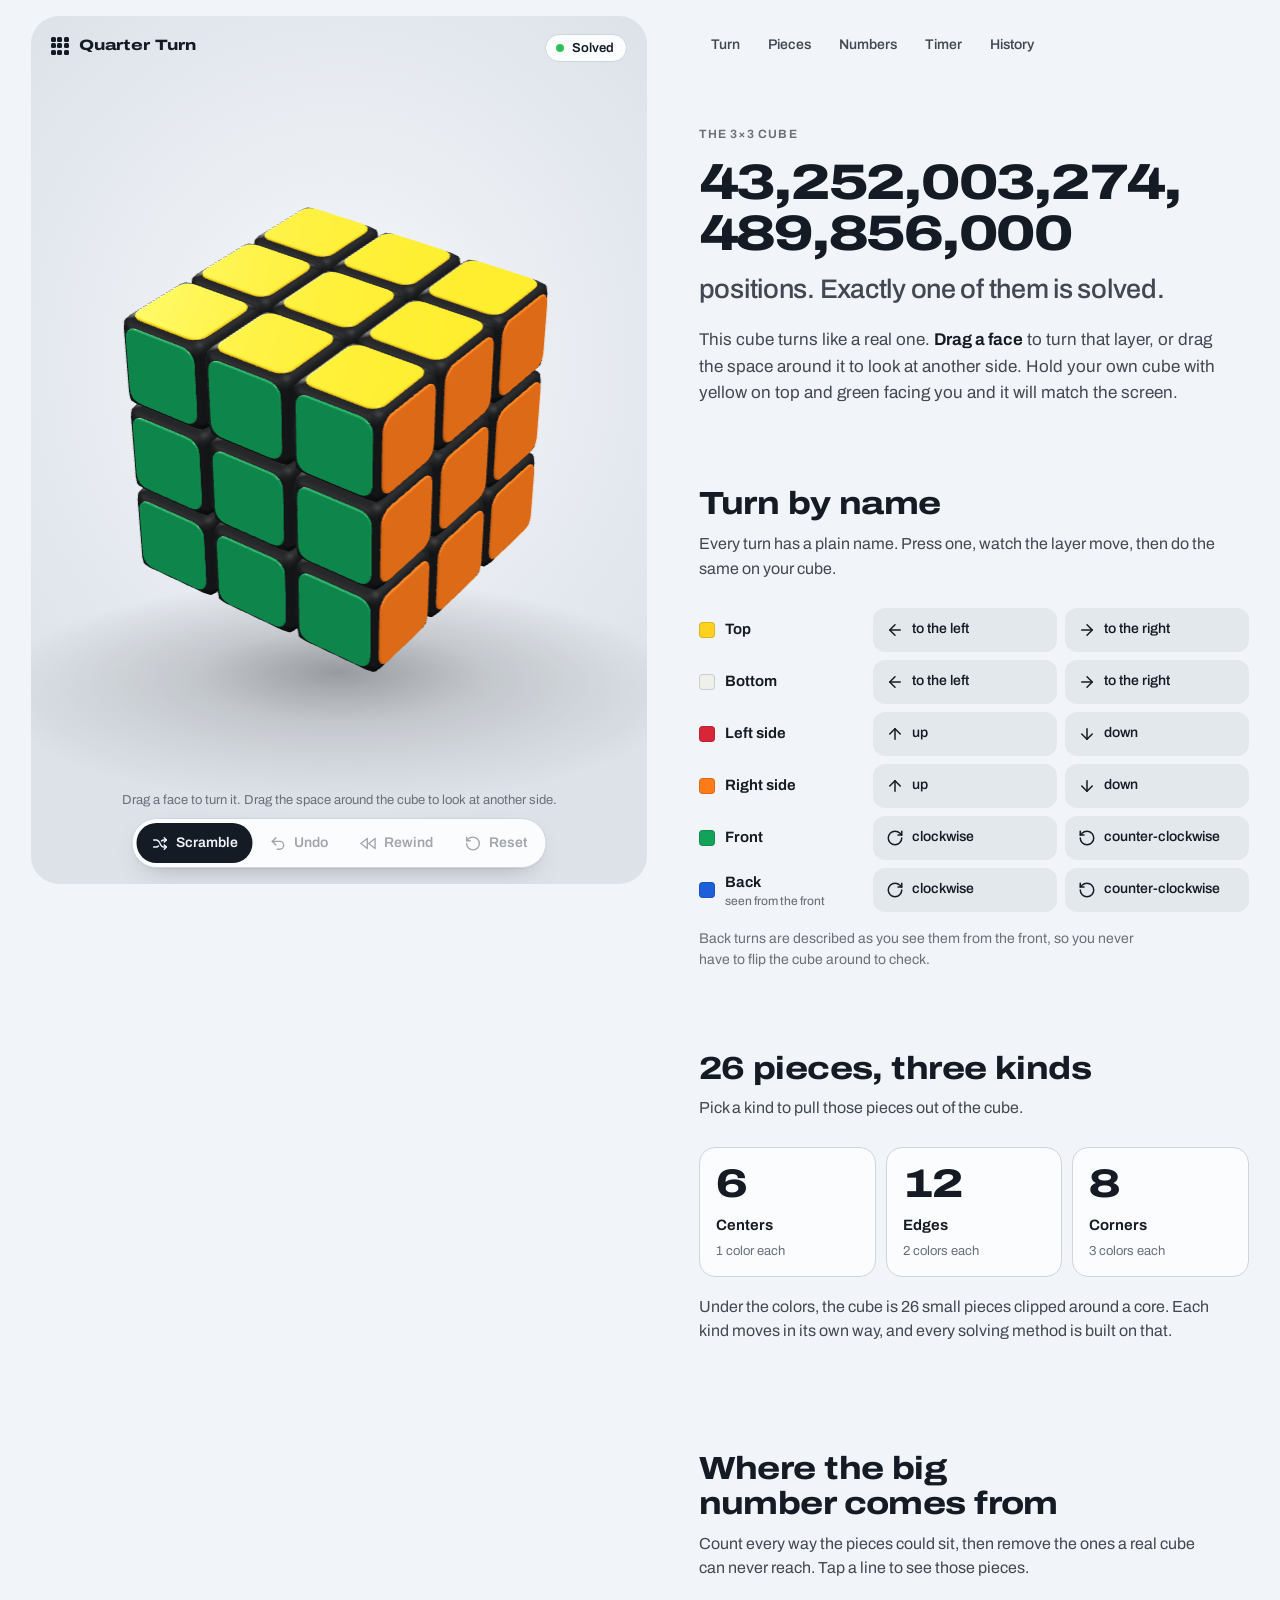
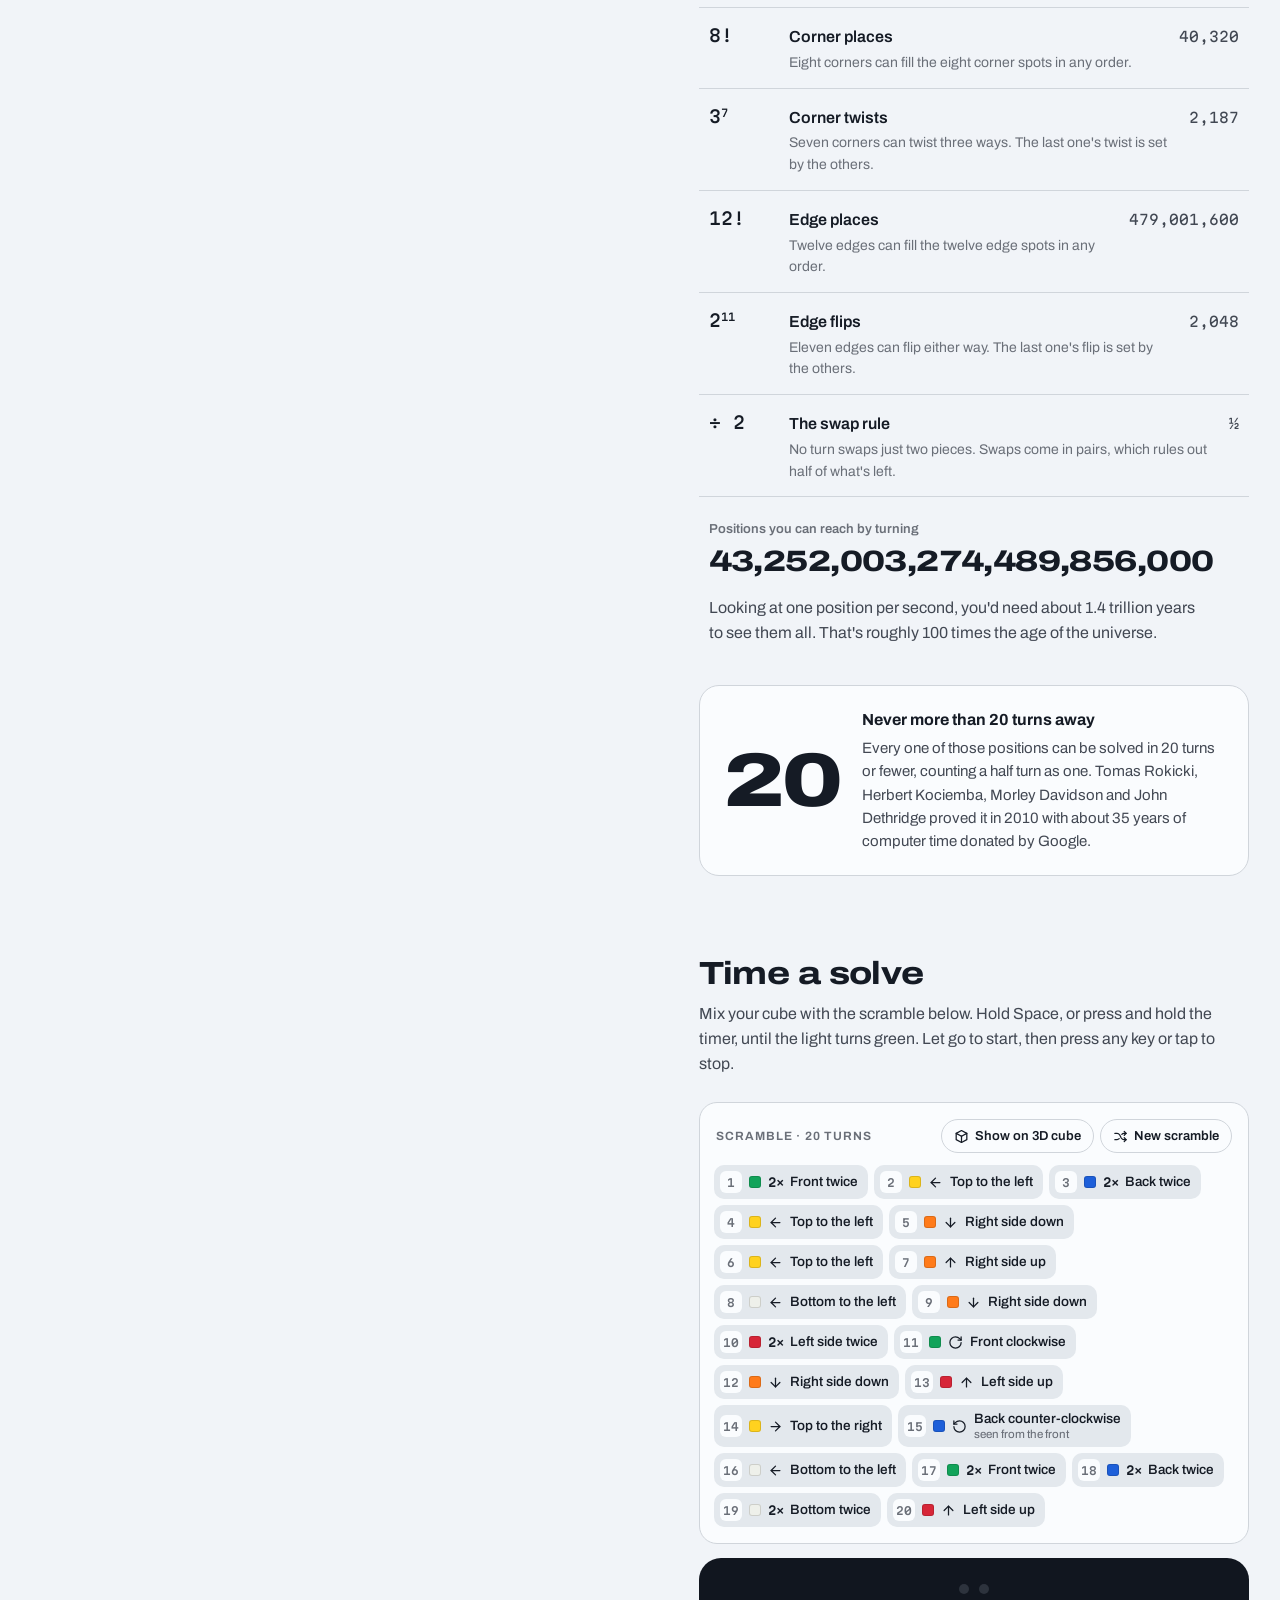
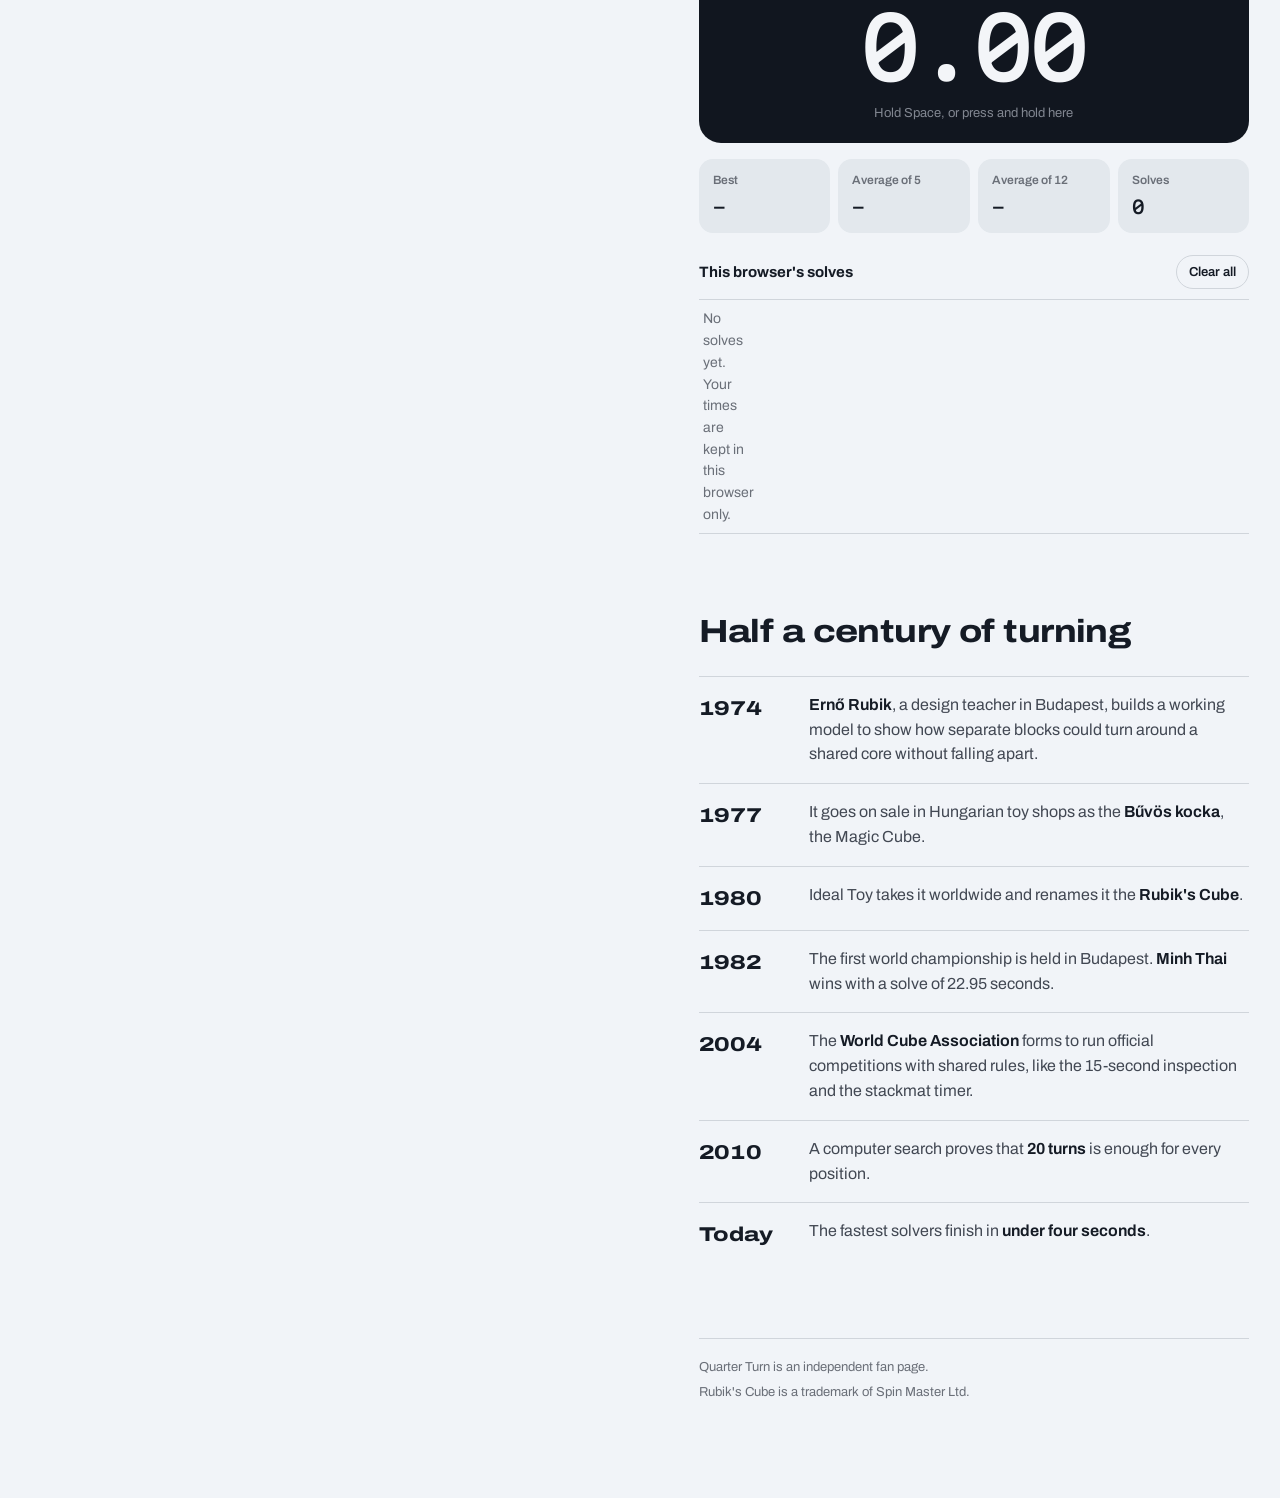
<file: data/play/quarterturn.html>
<!doctype html><html lang="en"><head><meta charset="utf-8"><meta name="viewport" content="width=device-width,initial-scale=1,viewport-fit=cover"><title>quarterturn</title><style>html,body{margin:0;background:#0b0d14;color:#eee;font-family:system-ui,sans-serif}</style></head><body><title>Quarter Turn</title>
<meta name="claude:viewport-fit-sides" content="cover">
<meta name="description" content="A 3D Rubik's cube you can turn, with a stackmat-style timer, a guide to its 26 pieces and the math behind its 43 quintillion positions.">
<link rel="preconnect" href="https://fonts.googleapis.com">
<link rel="preconnect" href="https://fonts.gstatic.com" crossorigin>
<link rel="stylesheet" href="https://fonts.googleapis.com/css2?family=Archivo:wdth,wght@62..125,100..900&family=Martian+Mono:wdth,wght@75..112.5,300..700&display=swap">
<style>
/* Layout: the cube sits on a sticky stage at the left; the reading column on the right drives it.
   Phones: the stage pins to the top and the column scrolls underneath. */
:root{
  --bg: oklch(0.965 0.006 255);
  --surface: oklch(0.99 0.004 255);
  --stage: oklch(0.912 0.011 255);
  --stage-hi: oklch(0.978 0.006 255);
  --ink: oklch(0.22 0.022 262);
  --ink-2: oklch(0.40 0.02 262);
  --muted: oklch(0.54 0.016 262);
  --line: oklch(0.87 0.01 255);
  --fill: oklch(0.928 0.009 255);
  --fill-hover: oklch(0.9 0.011 255);
  --pad-bg: oklch(0.2 0.02 262);
  --pad-fg: oklch(0.97 0.005 255);
  --pad-dim: oklch(0.62 0.016 262);
  --pad-off: oklch(0.32 0.02 262);
  --go: oklch(0.72 0.19 148);
  --stop: oklch(0.64 0.21 27);
  --focus: oklch(0.56 0.17 252);

  /* the six plastic colors, same in both themes */
  --c-white: #eef0ea; --c-yellow: #ffd21f; --c-green: #12a35a;
  --c-blue: #1d5fd9; --c-red: #d72638; --c-orange: #ff7b1a;

  --font-display: "Archivo", "Helvetica Neue", Arial, sans-serif;
  --font-body: "Archivo", "Helvetica Neue", Arial, sans-serif;
  --font-mono: "Martian Mono", ui-monospace, "SF Mono", Menlo, Consolas, monospace;

  --ease-out: cubic-bezier(0.23, 1, 0.32, 1);
  --ease-in-out: cubic-bezier(0.77, 0, 0.175, 1);
}
@media (prefers-color-scheme: dark){
  :root:not([data-theme="light"]){
    --bg: oklch(0.172 0.012 262);
    --surface: oklch(0.215 0.014 262);
    --stage: oklch(0.2 0.014 262);
    --stage-hi: oklch(0.275 0.017 262);
    --ink: oklch(0.95 0.006 255);
    --ink-2: oklch(0.8 0.012 255);
    --muted: oklch(0.66 0.014 258);
    --line: oklch(0.3 0.014 262);
    --fill: oklch(0.25 0.015 262);
    --fill-hover: oklch(0.29 0.017 262);
    --pad-bg: oklch(0.125 0.01 262);
    --pad-fg: oklch(0.96 0.005 255);
    --pad-dim: oklch(0.6 0.014 262);
    --pad-off: oklch(0.28 0.016 262);
    --focus: oklch(0.74 0.14 250);
    color-scheme: dark;
  }
}
:root[data-theme="dark"]{
  --bg: oklch(0.172 0.012 262);
  --surface: oklch(0.215 0.014 262);
  --stage: oklch(0.2 0.014 262);
  --stage-hi: oklch(0.275 0.017 262);
  --ink: oklch(0.95 0.006 255);
  --ink-2: oklch(0.8 0.012 255);
  --muted: oklch(0.66 0.014 258);
  --line: oklch(0.3 0.014 262);
  --fill: oklch(0.25 0.015 262);
  --fill-hover: oklch(0.29 0.017 262);
  --pad-bg: oklch(0.125 0.01 262);
  --pad-fg: oklch(0.96 0.005 255);
  --pad-dim: oklch(0.6 0.014 262);
  --pad-off: oklch(0.28 0.016 262);
  --focus: oklch(0.74 0.14 250);
  color-scheme: dark;
}

*,*::before,*::after{ box-sizing: border-box }
body{
  background: var(--bg); color: var(--ink);
  font-family: var(--font-body); font-size: 16px; line-height: 1.55;
  -webkit-font-smoothing: antialiased; text-rendering: optimizeLegibility;
}
body::before{ content:""; position: fixed; inset: 0 0 auto; height: env(safe-area-inset-top, 0px); z-index: 10; background: var(--bg) }
button{ font: inherit; color: inherit }
:focus-visible{ outline: 2px solid var(--focus); outline-offset: 2px; border-radius: 6px }
h1,h2,h3{ margin: 0; text-wrap: balance }
p{ margin: 0 }
.ic{ width: 18px; height: 18px; flex: none }

/* ---------- frame ---------- */
.site{
  display: grid;
  grid-template-columns: minmax(0, 1.12fr) minmax(0, 1fr);
  column-gap: clamp(28px, 4vw, 72px);
  max-width: 1520px; margin: 0 auto;
  padding-left: max(clamp(16px, 2.4vw, 32px), env(safe-area-inset-left, 0px));
  padding-right: max(clamp(16px, 2.4vw, 32px), env(safe-area-inset-right, 0px));
}
.stage-wrap{
  position: sticky; top: env(safe-area-inset-top, 0px); align-self: start;
  height: calc(100vh - env(safe-area-inset-top, 0px) - env(safe-area-inset-bottom, 0px));
  height: calc(100svh - env(safe-area-inset-top, 0px) - env(safe-area-inset-bottom, 0px));
  padding-block: 16px; z-index: 5;
  transition: opacity .3s var(--ease-out);
}
.stage{
  position: relative; height: 100%; border-radius: 28px; overflow: hidden;
  background: radial-gradient(110% 85% at 50% 40%, var(--stage-hi) 0%, var(--stage) 64%);
  isolation: isolate;
}
.cube-host{ position: absolute; inset: 0 }
.cube-host canvas{ display: block; width: 100%; height: 100%; touch-action: none; cursor: grab; outline: none }
.cube-host canvas.grabbing{ cursor: grabbing }
.cube-host canvas:focus-visible{ box-shadow: inset 0 0 0 2px var(--focus); border-radius: 28px }
.nogl{ position: absolute; inset: 0; display: grid; place-items: center; padding: 32px; text-align: center; color: var(--ink-2); max-width: 36ch; margin: auto }

.stage-top{
  position: absolute; inset: 0 0 auto; display: flex; justify-content: space-between; align-items: flex-start;
  gap: 12px; padding: 18px 20px; pointer-events: none;
}
.brand{
  display: inline-flex; align-items: center; gap: 10px;
  font-family: var(--font-display); font-stretch: 125%; font-weight: 800; font-size: 15px; letter-spacing: -0.005em;
}
.brand-mark{ display: grid; grid-template-columns: repeat(3, 5px); gap: 1.5px }
.brand-mark i{ width: 5px; height: 5px; border-radius: 1.5px; background: var(--ink) }
.status{ display: grid; justify-items: end; gap: 6px; text-align: right }
.chip{
  display: inline-flex; align-items: center; gap: 8px; height: 28px; padding: 0 12px 0 10px;
  border-radius: 999px; background: var(--surface); border: 1px solid var(--line);
  font-size: 13px; font-weight: 600; white-space: nowrap;
}
.chip .dot{ width: 8px; height: 8px; border-radius: 50%; background: var(--muted); transition: background-color .3s var(--ease-out) }
.chip[data-state="solved"] .dot{ background: var(--go) }
.chip-text{ display: inline-block }
.swap-in{ animation: swapIn .26s var(--ease-out) }
@keyframes swapIn{ from{ opacity: 0; transform: translateY(4px); filter: blur(2px) } }
.last{ font-size: 13px; color: var(--ink-2); min-height: 1.4em; max-width: 30ch }

.hint{
  position: absolute; left: 0; right: 0; bottom: 74px; text-align: center; font-size: 13px; color: var(--muted);
  padding-inline: 20px; pointer-events: none; transition: opacity .5s var(--ease-out), transform .5s var(--ease-out);
}
.hint.gone{ opacity: 0; transform: translateY(4px) }

.toolbar{
  position: absolute; left: 50%; bottom: 16px; transform: translateX(-50%);
  display: flex; gap: 2px; padding: 4px; border-radius: 999px;
  background: var(--surface); border: 1px solid var(--line);
  box-shadow: 0 1px 2px oklch(0 0 0 / 0.06), 0 10px 28px -14px oklch(0 0 0 / 0.35);
  max-width: calc(100% - 24px);
}
.tb{
  display: inline-flex; align-items: center; gap: 7px; height: 40px; padding: 0 15px; border: 0; border-radius: 999px;
  background: transparent; font-size: 14px; font-weight: 600; cursor: pointer; white-space: nowrap;
  transition: transform .16s var(--ease-out), background-color .16s var(--ease-out), opacity .16s var(--ease-out);
  -webkit-tap-highlight-color: transparent; touch-action: manipulation;
}
.tb .ic{ width: 17px; height: 17px }
.tb.primary{ background: var(--ink); color: var(--bg) }
.tb:active:not(:disabled){ transform: scale(0.97) }
.tb:disabled{ opacity: .38; cursor: default }
@media (hover: hover) and (pointer: fine){
  .tb:not(.primary):not(:disabled):hover{ background: var(--fill) }
  .tb.primary:not(:disabled):hover{ background: var(--ink-2) }
}

/* ---------- reading column ---------- */
.content{ min-width: 0; padding-block: 28px 96px; transition: opacity .3s var(--ease-out) }
.nav{ display: flex; gap: 4px; flex-wrap: wrap; margin-bottom: clamp(40px, 7vh, 88px) }
.nav a{
  padding: 6px 12px; border-radius: 999px; color: var(--ink-2); text-decoration: none; font-size: 14px; font-weight: 550;
  transition: background-color .16s var(--ease-out), color .16s var(--ease-out);
}
@media (hover: hover) and (pointer: fine){ .nav a:hover{ background: var(--fill); color: var(--ink) } }

.eyebrow{
  font-size: 12px; font-weight: 650; letter-spacing: .09em; text-transform: uppercase; color: var(--muted);
}
.headline{ display: grid; gap: 14px; margin-top: 14px }
.headline .big{
  font-family: var(--font-display); font-stretch: 125%; font-weight: 820;
  font-size: clamp(32px, 3.9vw, 58px); line-height: 1.02; letter-spacing: -0.025em;
  font-variant-numeric: tabular-nums; overflow-wrap: anywhere;
}
.headline .rest{
  font-family: var(--font-display); font-stretch: 100%; font-weight: 520;
  font-size: clamp(22px, 2.1vw, 30px); line-height: 1.2; letter-spacing: -0.01em; color: var(--ink-2);
}
.lede{ margin-top: 22px; font-size: 17px; color: var(--ink-2); max-width: 54ch }
.lede strong{ color: var(--ink); font-weight: 650 }

.sec{ padding-top: clamp(64px, 9vh, 104px); scroll-margin-top: 8px }
.sec-head{ display: grid; gap: 10px; margin-bottom: 26px }
.sec h2{
  font-family: var(--font-display); font-stretch: 118%; font-weight: 760;
  font-size: clamp(26px, 2.5vw, 34px); line-height: 1.08; letter-spacing: -0.018em;
}
.sec p.body{ color: var(--ink-2); max-width: 58ch }
.note{ font-size: 14px; color: var(--muted); max-width: 58ch; margin-top: 16px }

/* move pad */
.pad{ display: grid; gap: 8px }
.pad-row{ display: grid; grid-template-columns: minmax(118px, 0.9fr) 1fr 1fr; gap: 8px; align-items: center }
.pad-face{ display: flex; align-items: center; gap: 10px; font-weight: 650; font-size: 15px; min-width: 0 }
.pad-face small{ display: block; font-weight: 450; font-size: 12px; color: var(--muted); line-height: 1.2 }
.sw{
  width: 16px; height: 16px; border-radius: 4px; flex: none; background: var(--fill);
  box-shadow: inset 0 0 0 1px oklch(0 0 0 / 0.14); transition: background-color .3s var(--ease-out);
}
.mv{
  display: inline-flex; align-items: center; gap: 8px; min-height: 44px; padding: 8px 12px;
  border: 1px solid transparent; border-radius: 12px; background: var(--fill); cursor: pointer;
  font-size: 14px; font-weight: 550; text-align: left; line-height: 1.2;
  transition: transform .14s var(--ease-out), background-color .14s var(--ease-out), border-color .14s var(--ease-out);
  -webkit-tap-highlight-color: transparent; touch-action: manipulation;
}
.mv:active{ transform: scale(0.97) }
@media (hover: hover) and (pointer: fine){ .mv:hover{ background: var(--fill-hover) } }

/* pieces */
.pieces{ display: grid; grid-template-columns: repeat(3, minmax(0, 1fr)); gap: 10px }
.piece{
  display: grid; gap: 4px; align-content: start; text-align: left; padding: 16px 16px 14px; cursor: pointer;
  border-radius: 16px; border: 1px solid var(--line); background: var(--surface);
  transition: transform .16s var(--ease-out), border-color .2s var(--ease-out), background-color .2s var(--ease-out);
  -webkit-tap-highlight-color: transparent;
}
.piece:active{ transform: scale(0.97) }
.piece[aria-pressed="true"]{ border-color: var(--ink); box-shadow: inset 0 0 0 1px var(--ink) }
@media (hover: hover) and (pointer: fine){ .piece:not([aria-pressed="true"]):hover{ background: var(--fill) } }
.piece-n{ font-family: var(--font-display); font-stretch: 125%; font-weight: 800; font-size: 40px; line-height: 1; letter-spacing: -0.03em; font-variant-numeric: tabular-nums }
.piece-name{ font-weight: 650; font-size: 15px; margin-top: 6px }
.piece-meta{ font-size: 13px; color: var(--muted) }
.piece-desc{ margin-top: 18px; color: var(--ink-2); max-width: 58ch; min-height: 4.8em }

/* numbers */
.calc{ list-style: none; margin: 0; padding: 0; border-top: 1px solid var(--line) }
.calc li{ border-bottom: 1px solid var(--line) }
.calc-row{
  width: 100%; display: grid; grid-template-columns: 64px minmax(0, 1fr) auto; gap: 16px; align-items: baseline;
  padding: 14px 10px; background: transparent; border: 0; text-align: left; cursor: pointer; border-radius: 10px;
  transition: background-color .18s var(--ease-out);
}
.calc-row.static{ cursor: default }
.calc-row[aria-pressed="true"]{ background: var(--fill) }
@media (hover: hover) and (pointer: fine){ .calc-row:not(.static):hover{ background: var(--fill) } }
.calc-expr{ font-family: var(--font-mono); font-weight: 500; font-size: 17px }
.calc-expr sup{ font-size: .62em; vertical-align: .55em; line-height: 0 }
.calc-what{ font-weight: 600; min-width: 0 }
.calc-what small{ display: block; font-weight: 400; font-size: 14px; color: var(--muted); margin-top: 2px }
.calc-val{ font-family: var(--font-mono); font-size: 14px; font-variant-numeric: tabular-nums; color: var(--ink-2); text-align: right; white-space: nowrap }
.calc-total{ display: grid; gap: 6px; padding: 22px 10px 4px; border-bottom: 0 !important }
.calc-total .label{ font-size: 13px; color: var(--muted); font-weight: 600 }
.calc-total .sum{
  font-family: var(--font-display); font-stretch: 125%; font-weight: 800; font-size: clamp(22px, 2.3vw, 31px);
  letter-spacing: -0.02em; line-height: 1.1; font-variant-numeric: tabular-nums; overflow-wrap: anywhere;
}
.scale-note{ margin-top: 14px; color: var(--ink-2); max-width: 58ch; padding-inline: 10px }

.gods{
  margin-top: 40px; display: grid; grid-template-columns: auto minmax(0, 1fr); gap: 22px; align-items: center;
  padding: 22px 24px; border-radius: 20px; background: var(--surface); border: 1px solid var(--line);
}
.gods-n{ font-family: var(--font-display); font-stretch: 125%; font-weight: 850; font-size: 76px; line-height: .9; letter-spacing: -0.04em }
.gods h3{ font-size: 16px; font-weight: 700; margin-bottom: 4px }
.gods p{ color: var(--ink-2); font-size: 15px }

/* timer */
.scramble{ border: 1px solid var(--line); border-radius: 18px; background: var(--surface); padding: 14px 14px 16px }
.scramble-head{ display: flex; align-items: center; justify-content: space-between; gap: 10px; flex-wrap: wrap; padding: 2px 2px 12px }
.scramble-actions{ display: flex; gap: 6px; flex-wrap: wrap }
.ghost{
  display: inline-flex; align-items: center; gap: 6px; height: 34px; padding: 0 12px; border-radius: 999px; cursor: pointer;
  border: 1px solid var(--line); background: transparent; font-size: 13px; font-weight: 600;
  transition: transform .16s var(--ease-out), background-color .16s var(--ease-out);
  -webkit-tap-highlight-color: transparent; touch-action: manipulation;
}
.ghost .ic{ width: 15px; height: 15px }
.ghost:active{ transform: scale(0.97) }
@media (hover: hover) and (pointer: fine){ .ghost:hover{ background: var(--fill) } }
.scramble-list{ list-style: none; margin: 0; padding: 0; display: flex; flex-wrap: wrap; gap: 6px }
.scramble-list li{
  display: inline-flex; align-items: center; gap: 7px; padding: 6px 10px 6px 6px; border-radius: 10px; background: var(--fill);
  font-size: 13.5px; font-weight: 550; line-height: 1.2;
}
.scramble-list .n{
  min-width: 22px; height: 22px; display: inline-grid; place-items: center; border-radius: 6px;
  font-family: var(--font-mono); font-size: 11px; color: var(--muted); background: var(--surface);
}
.scramble-list .sw{ width: 12px; height: 12px; border-radius: 3px }
.scramble-list .ic{ width: 15px; height: 15px }
.scramble-list .sub{ display: block; font-size: 11.5px; font-weight: 450; color: var(--muted) }
.x2{ font-family: var(--font-mono); font-size: 12px; font-weight: 600; width: 15px; text-align: center }

.mat{
  margin-top: 14px; display: grid; justify-items: center; gap: 12px; padding: 26px 20px 20px; border-radius: 22px;
  background: var(--pad-bg); color: var(--pad-fg); cursor: pointer; user-select: none; -webkit-user-select: none;
  touch-action: none; -webkit-tap-highlight-color: transparent; -webkit-touch-callout: none; position: relative;
  transition: transform .16s var(--ease-out);
}
.mat:active{ transform: scale(0.99) }
.lights{ display: flex; gap: 10px; align-items: center }
.light{ width: 10px; height: 10px; border-radius: 50%; background: var(--pad-off); transition: background-color .12s, box-shadow .12s }
.mat[data-state="holding"] .light.red{ background: var(--stop); box-shadow: 0 0 14px var(--stop) }
.mat[data-state="ready"] .light.green{ background: var(--go); box-shadow: 0 0 16px var(--go) }
.time{
  font-family: var(--font-mono); font-weight: 500; font-stretch: 100%; font-size: clamp(52px, 6.6vw, 88px);
  line-height: 1; letter-spacing: -0.03em; font-variant-numeric: tabular-nums; transition: color .12s;
}
.mat[data-state="holding"] .time{ color: var(--stop) }
.mat[data-state="ready"] .time{ color: var(--go) }
.mat-hint{ font-size: 13px; color: var(--pad-dim); text-align: center }

.stats{ margin: 16px 0 0; display: grid; grid-template-columns: repeat(4, minmax(0, 1fr)); gap: 8px }
.stat{ padding: 12px 14px; border-radius: 14px; background: var(--fill) }
.stat dt{ font-size: 12px; color: var(--muted); font-weight: 600 }
.stat dd{ margin: 4px 0 0; font-family: var(--font-mono); font-size: 18px; font-weight: 500; font-variant-numeric: tabular-nums }
.times-head{ display: flex; justify-content: space-between; align-items: center; margin-top: 22px; gap: 10px }
.times-head h3{ font-size: 15px; font-weight: 700 }
.times{
  list-style: none; margin: 10px 0 0; padding: 0; max-height: 264px; overflow: auto;
  border-top: 1px solid var(--line);
}
.times li{ display: grid; grid-template-columns: 48px 1fr auto; align-items: center; gap: 10px; padding: 8px 4px; border-bottom: 1px solid var(--line) }
.times .idx{ font-family: var(--font-mono); font-size: 12px; color: var(--muted) }
.times .t{ font-family: var(--font-mono); font-size: 15px; font-variant-numeric: tabular-nums }
.times .t.best{ color: var(--ink); font-weight: 650 }
.times .tag{ font-family: var(--font-body); font-size: 11px; font-weight: 650; color: var(--muted); margin-left: 8px; letter-spacing: .04em; text-transform: uppercase }
.del{
  width: 30px; height: 30px; display: grid; place-items: center; border: 0; background: transparent; border-radius: 8px;
  color: var(--muted); cursor: pointer; transition: background-color .14s var(--ease-out), color .14s var(--ease-out);
}
.del .ic{ width: 15px; height: 15px }
@media (hover: hover) and (pointer: fine){ .del:hover{ background: var(--fill); color: var(--ink) } }
.empty{ padding: 14px 4px; color: var(--muted); font-size: 14px; border-bottom: 1px solid var(--line) }
.danger-armed{ border-color: var(--stop) !important; color: var(--stop) }

/* history */
.timeline{ list-style: none; margin: 0; padding: 0; display: grid; gap: 0 }
.timeline li{ display: grid; grid-template-columns: 92px minmax(0, 1fr); gap: 18px; padding: 16px 0; border-top: 1px solid var(--line) }
.timeline .year{ font-family: var(--font-display); font-stretch: 125%; font-weight: 780; font-size: 20px; letter-spacing: -0.01em; font-variant-numeric: tabular-nums }
.timeline p{ color: var(--ink-2) }
.timeline p strong{ color: var(--ink); font-weight: 650 }

.foot{ margin-top: 72px; padding-top: 18px; border-top: 1px solid var(--line); font-size: 13px; color: var(--muted); display: grid; gap: 4px }

/* focus mode while timing */
body.timing .stage-wrap, body.timing .dimmable{ opacity: .1; pointer-events: none }
.dimmable{ transition: opacity .3s var(--ease-out) }

/* ---------- phones & small tablets ---------- */
@media (max-width: 899px){
  .site{ grid-template-columns: minmax(0, 1fr) }
  .stage-wrap{ height: 50vh; height: 50svh; min-height: 330px; max-height: 560px; padding-block: 10px; background: var(--bg) }
  .stage{ border-radius: 22px }
  .cube-host canvas:focus-visible{ border-radius: 22px }
  .content{ padding-top: 18px }
  .sec{ scroll-margin-top: calc(clamp(330px, 50svh, 560px) - 40px) }
  .nav{ flex-wrap: nowrap; overflow-x: auto; margin-inline: -4px; margin-bottom: 34px; scrollbar-width: none }
  .nav::-webkit-scrollbar{ display: none }
  .nav a{ flex: none }
  .hint{ display: none }
  .stage-top{ padding: 14px 16px }
}
@media (max-width: 560px){
  .pad-row{ grid-template-columns: 1fr 1fr; }
  .pad-face{ grid-column: 1 / -1; padding-top: 6px }
  .pieces{ gap: 8px }
  .piece{ padding: 12px }
  .piece-n{ font-size: 32px }
  .calc-row{ grid-template-columns: 52px minmax(0, 1fr); row-gap: 2px }
  .calc-val{ grid-column: 2; text-align: left }
  .stats{ grid-template-columns: repeat(2, minmax(0, 1fr)) }
  .gods{ grid-template-columns: minmax(0, 1fr); gap: 10px; padding: 18px }
  .gods-n{ font-size: 60px }
  .timeline li{ grid-template-columns: minmax(0, 1fr); gap: 4px }
  .last{ max-width: 20ch }
}
@media (max-width: 430px){
  .tb{ padding: 0 12px; font-size: 13.5px }
  .tb .ic{ display: none }
  .tb.primary .ic{ display: block }
}
@media (prefers-reduced-motion: reduce){
  *,*::before,*::after{ transition-duration: .01ms !important; animation-duration: .01ms !important }
}
</style>

<div class="site">
  <div class="stage-wrap">
    <section class="stage" aria-label="3D cube">
      <div class="cube-host" id="cube"></div>
      <div class="stage-top">
        <div class="brand"><span class="brand-mark" aria-hidden="true"><i></i><i></i><i></i><i></i><i></i><i></i><i></i><i></i><i></i></span>Quarter Turn</div>
        <div class="status">
          <div class="chip" id="chip" data-state="solved" role="status" aria-live="polite"><span class="dot"></span><span class="chip-text" id="chip-text">Solved</span></div>
          <div class="last" id="last"></div>
        </div>
      </div>
      <p class="hint" id="hint">Drag a face to turn it. Drag the space around the cube to look at another side.</p>
      <div class="toolbar" role="toolbar" aria-label="Cube controls">
        <button class="tb primary" id="btn-scramble" type="button"></button>
        <button class="tb" id="btn-undo" type="button" disabled></button>
        <button class="tb" id="btn-rewind" type="button" disabled></button>
        <button class="tb" id="btn-reset" type="button" disabled></button>
      </div>
    </section>
  </div>

  <main class="content">
    <nav class="nav dimmable" aria-label="Sections">
      <a href="#turn">Turn</a><a href="#pieces">Pieces</a><a href="#numbers">Numbers</a><a href="#timer">Timer</a><a href="#history">History</a>
    </nav>

    <header class="intro dimmable">
      <p class="eyebrow">The 3×3 cube</p>
      <h1 class="headline">
        <span class="big">43,<wbr>252,<wbr>003,<wbr>274,<wbr>489,<wbr>856,<wbr>000</span>
        <span class="rest">positions. Exactly one of them is solved.</span>
      </h1>
      <p class="lede">This cube turns like a real one. <strong>Drag a face</strong> to turn that layer, or drag the space around it to look at another side. Hold your own cube with yellow on top and green facing you and it will match the screen.</p>
    </header>

    <section class="sec dimmable" id="turn" aria-labelledby="turn-h">
      <div class="sec-head">
        <h2 id="turn-h">Turn by name</h2>
        <p class="body">Every turn has a plain name. Press one, watch the layer move, then do the same on your cube.</p>
      </div>
      <div class="pad" id="pad"></div>
      <p class="note">Back turns are described as you see them from the front, so you never have to flip the cube around to check.</p>
    </section>

    <section class="sec dimmable" id="pieces" aria-labelledby="pieces-h">
      <div class="sec-head">
        <h2 id="pieces-h">26 pieces, three kinds</h2>
        <p class="body">Pick a kind to pull those pieces out of the cube.</p>
      </div>
      <div class="pieces" role="group" aria-label="Piece kinds">
        <button class="piece" type="button" data-kind="center" aria-pressed="false"><span class="piece-n">6</span><span class="piece-name">Centers</span><span class="piece-meta">1 color each</span></button>
        <button class="piece" type="button" data-kind="edge" aria-pressed="false"><span class="piece-n">12</span><span class="piece-name">Edges</span><span class="piece-meta">2 colors each</span></button>
        <button class="piece" type="button" data-kind="corner" aria-pressed="false"><span class="piece-n">8</span><span class="piece-name">Corners</span><span class="piece-meta">3 colors each</span></button>
      </div>
      <p class="piece-desc" id="piece-desc" aria-live="polite"></p>
    </section>

    <section class="sec dimmable" id="numbers" aria-labelledby="numbers-h">
      <div class="sec-head">
        <h2 id="numbers-h">Where the big number comes from</h2>
        <p class="body">Count every way the pieces could sit, then remove the ones a real cube can never reach. Tap a line to see those pieces.</p>
      </div>
      <ul class="calc">
        <li><button class="calc-row" type="button" data-kind="corner" aria-pressed="false"><span class="calc-expr">8!</span><span class="calc-what">Corner places<small>Eight corners can fill the eight corner spots in any order.</small></span><span class="calc-val">40,320</span></button></li>
        <li><button class="calc-row" type="button" data-kind="corner" aria-pressed="false"><span class="calc-expr">3<sup>7</sup></span><span class="calc-what">Corner twists<small>Seven corners can twist three ways. The last one's twist is set by the others.</small></span><span class="calc-val">2,187</span></button></li>
        <li><button class="calc-row" type="button" data-kind="edge" aria-pressed="false"><span class="calc-expr">12!</span><span class="calc-what">Edge places<small>Twelve edges can fill the twelve edge spots in any order.</small></span><span class="calc-val">479,001,600</span></button></li>
        <li><button class="calc-row" type="button" data-kind="edge" aria-pressed="false"><span class="calc-expr">2<sup>11</sup></span><span class="calc-what">Edge flips<small>Eleven edges can flip either way. The last one's flip is set by the others.</small></span><span class="calc-val">2,048</span></button></li>
        <li><div class="calc-row static"><span class="calc-expr">÷ 2</span><span class="calc-what">The swap rule<small>No turn swaps just two pieces. Swaps come in pairs, which rules out half of what's left.</small></span><span class="calc-val">½</span></div></li>
        <li class="calc-total"><span class="label">Positions you can reach by turning</span><span class="sum">43,<wbr>252,<wbr>003,<wbr>274,<wbr>489,<wbr>856,<wbr>000</span></li>
      </ul>
      <p class="scale-note">Looking at one position per second, you'd need about 1.4 trillion years to see them all. That's roughly 100 times the age of the universe.</p>
      <div class="gods">
        <div class="gods-n" aria-hidden="true">20</div>
        <div>
          <h3>Never more than 20 turns away</h3>
          <p>Every one of those positions can be solved in 20 turns or fewer, counting a half turn as one. Tomas Rokicki, Herbert Kociemba, Morley Davidson and John Dethridge proved it in 2010 with about 35 years of computer time donated by Google.</p>
        </div>
      </div>
    </section>

    <section class="sec" id="timer" aria-labelledby="timer-h">
      <div class="sec-head dimmable">
        <h2 id="timer-h">Time a solve</h2>
        <p class="body">Mix your cube with the scramble below. Hold Space, or press and hold the timer, until the light turns green. Let go to start, then press any key or tap to stop.</p>
      </div>
      <div class="scramble dimmable">
        <div class="scramble-head">
          <span class="eyebrow">Scramble · 20 turns</span>
          <div class="scramble-actions">
            <button class="ghost" id="sc-show" type="button"></button>
            <button class="ghost" id="sc-new" type="button"></button>
          </div>
        </div>
        <ol class="scramble-list" id="sc-list"></ol>
      </div>
      <div class="mat" id="mat" role="button" tabindex="0" data-state="idle" aria-label="Timer. Press and hold until the light is green, then let go to start.">
        <div class="lights" aria-hidden="true"><span class="light red"></span><span class="light green"></span></div>
        <div class="time" id="time" aria-live="off">0.00</div>
        <div class="mat-hint" id="mat-hint">Hold Space, or press and hold here</div>
      </div>
      <dl class="stats dimmable">
        <div class="stat"><dt>Best</dt><dd id="st-best">–</dd></div>
        <div class="stat"><dt>Average of 5</dt><dd id="st-ao5">–</dd></div>
        <div class="stat"><dt>Average of 12</dt><dd id="st-ao12">–</dd></div>
        <div class="stat"><dt>Solves</dt><dd id="st-n">0</dd></div>
      </dl>
      <div class="dimmable">
        <div class="times-head"><h3>This browser's solves</h3><button class="ghost" id="clear" type="button">Clear all</button></div>
        <ol class="times" id="times"></ol>
      </div>
    </section>

    <section class="sec dimmable" id="history" aria-labelledby="history-h">
      <div class="sec-head">
        <h2 id="history-h">Half a century of turning</h2>
      </div>
      <ol class="timeline">
        <li><span class="year">1974</span><p><strong>Ernő Rubik</strong>, a design teacher in Budapest, builds a working model to show how separate blocks could turn around a shared core without falling apart.</p></li>
        <li><span class="year">1977</span><p>It goes on sale in Hungarian toy shops as the <strong>Bűvös kocka</strong>, the Magic Cube.</p></li>
        <li><span class="year">1980</span><p>Ideal Toy takes it worldwide and renames it the <strong>Rubik's Cube</strong>.</p></li>
        <li><span class="year">1982</span><p>The first world championship is held in Budapest. <strong>Minh Thai</strong> wins with a solve of 22.95 seconds.</p></li>
        <li><span class="year">2004</span><p>The <strong>World Cube Association</strong> forms to run official competitions with shared rules, like the 15-second inspection and the stackmat timer.</p></li>
        <li><span class="year">2010</span><p>A computer search proves that <strong>20 turns</strong> is enough for every position.</p></li>
        <li><span class="year">Today</span><p>The fastest solvers finish in <strong>under four seconds</strong>.</p></li>
      </ol>
      <footer class="foot">
        <span>Quarter Turn is an independent fan page.</span>
        <span>Rubik's Cube is a trademark of Spin Master Ltd.</span>
      </footer>
    </section>
  </main>
</div>

<script src="./vendor/three128/three.min.js"></script>
<script>
(() => {
"use strict";
const $ = (s, el = document) => el.querySelector(s);
const $$ = (s, el = document) => Array.from(el.querySelectorAll(s));
const clamp = (v, a, b) => Math.max(a, Math.min(b, v));
const reduceMQ = matchMedia("(prefers-reduced-motion: reduce)");
const reduced = () => reduceMQ.matches;
const store = {
  get(k, f){ try { const v = localStorage.getItem(k); return v == null ? f : JSON.parse(v); } catch { return f; } },
  set(k, v){ try { localStorage.setItem(k, JSON.stringify(v)); } catch {} }
};

/* ---------- icons ---------- */
const ICONS = {
  up: '<path d="m5 12 7-7 7 7"/><path d="M12 19V5"/>',
  down: '<path d="m19 12-7 7-7-7"/><path d="M12 5v14"/>',
  left: '<path d="m12 19-7-7 7-7"/><path d="M19 12H5"/>',
  right: '<path d="m12 5 7 7-7 7"/><path d="M5 12h14"/>',
  cw: '<path d="M21 12a9 9 0 1 1-9-9c2.52 0 4.93 1 6.74 2.74L21 8"/><path d="M21 3v5h-5"/>',
  ccw: '<path d="M3 12a9 9 0 1 0 9-9 9.75 9.75 0 0 0-6.74 2.74L3 8"/><path d="M3 3v5h5"/>',
  shuffle: '<path d="M3 7h3.5c2 0 3.2.9 4.3 2.6l2.4 4.8c1.1 1.7 2.3 2.6 4.3 2.6H21"/><path d="M3 17h3.5c1.5 0 2.5-.5 3.4-1.5"/><path d="M14.1 8.5c.9-1 1.9-1.5 3.4-1.5H21"/><path d="m18 4 3 3-3 3"/><path d="m18 14 3 3-3 3"/>',
  undo: '<path d="M9 14 4 9l5-5"/><path d="M4 9h10.5a5.5 5.5 0 0 1 0 11H11"/>',
  rewind: '<path d="M11 19 2 12l9-7z"/><path d="M22 19l-9-7 9-7z"/>',
  reset: '<path d="M3 12a9 9 0 1 0 9-9 9.75 9.75 0 0 0-6.74 2.74L3 8"/><path d="M3 3v5h5"/>',
  cube: '<path d="M12 2.5 3.5 7v10l8.5 4.5 8.5-4.5V7z"/><path d="M3.5 7 12 11.5 20.5 7"/><path d="M12 11.5v10"/>',
  x: '<path d="M18 6 6 18"/><path d="m6 6 12 12"/>'
};
const svg = (name, cls = "ic") =>
  `<svg class="${cls}" viewBox="0 0 24 24" fill="none" stroke="currentColor" stroke-width="2" stroke-linecap="round" stroke-linejoin="round" aria-hidden="true">${ICONS[name]}</svg>`;
const iconOrTwice = (name) => name === "twice" ? '<span class="x2" aria-hidden="true">2×</span>' : svg(name);

/* ---------- moves in words ----------
   axis x = right(+)/left(-), y = top(+)/bottom(-), z = front(+)/back(-).
   dir = quarter turns about the +axis (right-hand rule). dir -1 on x moves the front stickers up,
   on y moves them to the left, on z turns the face clockwise as seen from the front. */
const AXES = ["x", "y", "z"];
const NAMES = {
  x: { "1": "Right side", "-1": "Left side", "0": "Middle column" },
  y: { "1": "Top", "-1": "Bottom", "0": "Middle row" },
  z: { "1": "Front", "-1": "Back", "0": "Middle slice" }
};
function moveInfo(m){
  const name = NAMES[m.axis][String(m.layer)];
  if (Math.abs(m.dir) === 2) return { text: name + " twice", icon: "twice" };
  const neg = m.dir < 0;
  if (m.axis === "x") return { text: name + (neg ? " up" : " down"), icon: neg ? "up" : "down" };
  if (m.axis === "y") return { text: name + (neg ? " to the left" : " to the right"), icon: neg ? "left" : "right" };
  return { text: name + (neg ? " clockwise" : " counter-clockwise") + (m.layer === -1 ? ", seen from the front" : ""), icon: neg ? "cw" : "ccw" };
}
const FACE_OF = (m) => ({ x: { "1": "right", "-1": "left" }, y: { "1": "top", "-1": "bottom" }, z: { "1": "front", "-1": "back" } })[m.axis][String(m.layer)];
const HOLD = { top: "yellow", bottom: "white", right: "orange", left: "red", front: "green", back: "blue" };
const FACE_DIRS = { right: [1,0,0], left: [-1,0,0], top: [0,1,0], bottom: [0,-1,0], front: [0,0,1], back: [0,0,-1] };

function genScramble(n = 20){
  const faces = [["y",1],["y",-1],["x",1],["x",-1],["z",1],["z",-1]];
  const out = [];
  while (out.length < n){
    const [axis, layer] = faces[(Math.random() * 6) | 0];
    const a = out[out.length - 1], b = out[out.length - 2];
    if (a && a.axis === axis && a.layer === layer) continue;
    if (a && b && a.axis === axis && b.axis === axis) continue;
    const r = Math.random();
    const dir = r < 1/3 ? 2 : (r < 2/3 ? -layer : layer); // clockwise from the face, counter, or half
    out.push({ axis, layer, dir });
  }
  return out;
}

/* ---------- the 3D cube ---------- */
function createCube(host, hooks){
  const renderer = new THREE.WebGLRenderer({ antialias: true, alpha: true });
  renderer.setPixelRatio(Math.min(window.devicePixelRatio || 1, 2));
  renderer.outputEncoding = THREE.sRGBEncoding;
  renderer.setClearColor(0x000000, 0);
  const canvas = renderer.domElement;
  canvas.tabIndex = 0;
  canvas.setAttribute("aria-label", "3D cube. Drag a face to turn it. Drag around it or use the arrow keys to look at another side.");
  host.appendChild(canvas);

  const scene = new THREE.Scene();
  const camera = new THREE.PerspectiveCamera(28, 1, 0.1, 100);
  const target = new THREE.Vector3(0, -0.22, 0);

  scene.add(new THREE.HemisphereLight(0xffffff, 0x8e949e, 0.62));
  const key = new THREE.DirectionalLight(0xffffff, 0.62); key.position.set(4, 8, 6); scene.add(key);
  const fill = new THREE.DirectionalLight(0xffffff, 0.24); fill.position.set(-7, 1.5, 4); scene.add(fill);
  const rim = new THREE.DirectionalLight(0xffffff, 0.38); rim.position.set(-2, 5, -8); scene.add(rim);

  // soft contact shadow
  const sc = document.createElement("canvas"); sc.width = sc.height = 256;
  const sx = sc.getContext("2d");
  const gr = sx.createRadialGradient(128, 128, 0, 128, 128, 128);
  gr.addColorStop(0, "rgba(0,0,0,0.34)"); gr.addColorStop(0.42, "rgba(0,0,0,0.14)"); gr.addColorStop(1, "rgba(0,0,0,0)");
  sx.fillStyle = gr; sx.fillRect(0, 0, 256, 256);
  const shadow = new THREE.Mesh(new THREE.PlaneGeometry(7, 7), new THREE.MeshBasicMaterial({ map: new THREE.CanvasTexture(sc), transparent: true, depthWrite: false }));
  shadow.rotation.x = -Math.PI / 2; shadow.position.y = -2.55; scene.add(shadow);

  const root = new THREE.Group(); scene.add(root);
  const pivot = new THREE.Group(); root.add(pivot);

  // rounded plastic body
  function roundedBox(size, r, seg){
    const g = new THREE.BoxGeometry(size, size, size, seg, seg, seg);
    const p = g.attributes.position, n = g.attributes.normal, h = size / 2, inner = h - r;
    const v = new THREE.Vector3(), c = new THREE.Vector3(), d = new THREE.Vector3();
    const warp = (t) => Math.sign(t) * (1 - Math.pow(1 - Math.abs(t), 2));
    for (let i = 0; i < p.count; i++){
      v.fromBufferAttribute(p, i);
      v.set(warp(v.x / h) * h, warp(v.y / h) * h, warp(v.z / h) * h);
      c.set(clamp(v.x, -inner, inner), clamp(v.y, -inner, inner), clamp(v.z, -inner, inner));
      d.subVectors(v, c);
      if (d.lengthSq() > 1e-12){ d.normalize(); v.copy(c).addScaledVector(d, r); n.setXYZ(i, d.x, d.y, d.z); }
      p.setXYZ(i, v.x, v.y, v.z);
    }
    return g;
  }
  function tileShape(s, r){
    const h = s / 2, sh = new THREE.Shape();
    sh.moveTo(-h + r, -h); sh.lineTo(h - r, -h); sh.quadraticCurveTo(h, -h, h, -h + r);
    sh.lineTo(h, h - r); sh.quadraticCurveTo(h, h, h - r, h);
    sh.lineTo(-h + r, h); sh.quadraticCurveTo(-h, h, -h, h - r);
    sh.lineTo(-h, -h + r); sh.quadraticCurveTo(-h, -h, -h + r, -h);
    return sh;
  }
  const lin = (hex) => new THREE.Color(hex).convertSRGBToLinear();
  const COLORS = { white: "#eef0ea", yellow: "#ffd21f", green: "#12a35a", blue: "#1d5fd9", red: "#d72638", orange: "#ff7b1a" };
  const DIM = lin("#2b2e34");
  const bodyGeo = roundedBox(0.965, 0.09, 8);
  const bodyMat = new THREE.MeshStandardMaterial({ color: lin("#141518"), roughness: 0.55, metalness: 0 });
  const tileGeo = new THREE.ExtrudeGeometry(tileShape(0.8, 0.13), { depth: 0.012, bevelEnabled: true, bevelThickness: 0.012, bevelSize: 0.014, bevelSegments: 3, curveSegments: 6 });
  const Z = new THREE.Vector3(0, 0, 1);
  const DIRS = [
    [new THREE.Vector3(1,0,0), "orange"], [new THREE.Vector3(-1,0,0), "red"],
    [new THREE.Vector3(0,1,0), "yellow"], [new THREE.Vector3(0,-1,0), "white"],
    [new THREE.Vector3(0,0,1), "green"], [new THREE.Vector3(0,0,-1), "blue"]
  ];

  const cubies = [];
  for (let x = -1; x <= 1; x++) for (let y = -1; y <= 1; y++) for (let z = -1; z <= 1; z++){
    const nz = (x !== 0) + (y !== 0) + (z !== 0);
    if (!nz) continue;
    const cubie = new THREE.Group();
    const inner = new THREE.Group(); cubie.add(inner);
    inner.add(new THREE.Mesh(bodyGeo, bodyMat));
    const home = new THREE.Vector3(x, y, z);
    const tiles = [];
    for (const [dir, color] of DIRS){
      if (dir.x * x + dir.y * y + dir.z * z !== 1) continue;
      const base = lin(COLORS[color]);
      const mat = new THREE.MeshStandardMaterial({ color: base.clone(), roughness: 0.34, metalness: 0 });
      const t = new THREE.Mesh(tileGeo, mat);
      t.quaternion.setFromUnitVectors(Z, dir);
      t.position.copy(dir).multiplyScalar(0.47);
      t.userData = { color, normal: dir.clone(), base };
      inner.add(t); tiles.push(t);
    }
    cubie.position.copy(home);
    cubie.userData = { isCubie: true, home, radial: home.clone().normalize(), kind: nz === 1 ? "center" : nz === 2 ? "edge" : "corner", tiles, inner, dim: 0, dimT: 0, out: 0, outT: 0 };
    root.add(cubie); cubies.push(cubie);
  }

  /* view */
  const PMAX = 1.3, ROT = 0.0085;
  const HOME_VIEW = { yaw: -0.62, pitch: 0.4 };
  const view = { yaw: HOME_VIEW.yaw, pitch: HOME_VIEW.pitch, vy: 0, vp: 0, spin: null };
  let pop = null, dirty = true;

  function resize(){
    const w = host.clientWidth, h = host.clientHeight;
    if (!w || !h) return;
    renderer.setSize(w, h, false);
    camera.aspect = w / h;
    const half = w < 520 ? 3.25 : 3.1;
    const t = Math.tan(THREE.MathUtils.degToRad(camera.fov / 2));
    const dist = Math.max(half / t, half / (t * camera.aspect));
    camera.position.copy(target).add(new THREE.Vector3(0, 0.2, 1).normalize().multiplyScalar(dist));
    camera.lookAt(target);
    camera.updateProjectionMatrix();
    dirty = true;
  }
  new ResizeObserver(resize).observe(host);
  resize();

  /* turning */
  const Q = Math.PI / 2;
  const EASE = {
    out: (t) => 1 - Math.pow(1 - t, 3),
    outQuart: (t) => 1 - Math.pow(1 - t, 4),
    inOut: (t) => t < 0.5 ? 4 * t * t * t : 1 - Math.pow(-2 * t + 2, 3) / 2
  };
  const queue = [];
  let anim = null;
  const history = [];
  let scrambled = false, userTurns = 0;
  const _m = new THREE.Matrix4(), _v = new THREE.Vector3();

  function snap(c){
    c.position.set(Math.round(c.position.x), Math.round(c.position.y), Math.round(c.position.z));
    _m.makeRotationFromQuaternion(c.quaternion);
    const e = _m.elements;
    for (const i of [0, 1, 2, 4, 5, 6, 8, 9, 10]) e[i] = Math.round(e[i]);
    c.quaternion.setFromRotationMatrix(_m);
  }
  function grab(axis, layer){
    root.updateMatrixWorld(true);
    pivot.rotation.set(0, 0, 0); pivot.updateMatrixWorld(true);
    const list = cubies.filter((c) => c.parent === root && Math.round(c.position[axis]) === layer);
    list.forEach((c) => pivot.attach(c));
    return list;
  }
  function drop(list){
    pivot.updateMatrixWorld(true);
    list.forEach((c) => { root.attach(c); snap(c); });
    pivot.rotation.set(0, 0, 0);
  }
  function isSolved(){
    const seen = {};
    for (const c of cubies) for (const t of c.userData.tiles){
      _v.copy(t.userData.normal).applyQuaternion(c.quaternion);
      const k = Math.round(_v.x) + "," + Math.round(_v.y) + "," + Math.round(_v.z);
      if (seen[k] === undefined) seen[k] = t.userData.color;
      else if (seen[k] !== t.userData.color) return false;
    }
    return true;
  }
  function centers(){
    const out = {};
    for (const [face, d] of Object.entries(FACE_DIRS)){
      for (const c of cubies){
        if (c.userData.kind !== "center" || c.parent !== root) continue;
        const p = c.position;
        if (Math.round(p.x) !== d[0] || Math.round(p.y) !== d[1] || Math.round(p.z) !== d[2]) continue;
        out[face] = c.userData.tiles[0].userData.color;
      }
    }
    return out;
  }
  const busy = () => !!anim || queue.length > 0 || drag.mode === "turn";

  function emit(extra = {}){
    const solved = !anim && !queue.length ? isSolved() : false;
    hooks.onState({ solved, turns: history.length, busy: busy(), history: history.length, centers: centers(), ...extra });
  }

  function enqueue(move, source, dur){
    queue.push({ move, source, dur });
  }
  function startNext(now){
    const job = queue.shift();
    const list = grab(job.move.axis, job.move.layer);
    const dur = reduced() ? 40 : (Math.abs(job.move.dir) === 2 ? job.dur * 1.45 : job.dur);
    anim = { list, axis: job.move.axis, from: 0, to: job.move.dir * Q, t0: now, dur, ease: job.source === "scramble" || job.source === "rewind" ? EASE.inOut : EASE.out, job };
    hooks.onMove(job.move, job.source, queue.length);
  }
  function finishAnim(){
    pivot.rotation[anim.axis] = anim.to;
    drop(anim.list);
    const job = anim.job;
    anim = null;
    if (job.source === "user" || job.source === "drag") userTurns += job.move ? 1 : 0;
    if (!queue.length){
      const solved = isSolved();
      if (solved){
        const wasMixed = scrambled && history.length > 0 && (job.source === "user" || job.source === "drag");
        const n = userTurns;
        history.length = 0; userTurns = 0;
        if (wasMixed){ scrambled = false; celebrate(); hooks.onSolved(n); }
        else scrambled = false;
      }
    }
    emit();
  }
  function hardStop(){
    queue.length = 0;
    if (anim){ pivot.rotation[anim.axis] = anim.to; drop(anim.list); anim = null; }
    if (drag.mode === "turn" && drag.list){ drop(drag.list); }
    if (drag.mode){ try { canvas.releasePointerCapture(drag.id); } catch {} }
    drag = { mode: null };
    canvas.classList.remove("grabbing");
  }
  function celebrate(){
    if (reduced()) return;
    view.vy = view.vp = 0;
    view.spin = { from: view.yaw, to: view.yaw + Math.PI * 2, pFrom: view.pitch, t0: performance.now(), dur: 1150 };
  }

  /* public actions */
  function turn(move){
    if (drag.mode === "turn") return;
    history.push(move);
    const d = queue.length > 1 ? 105 : 175;
    enqueue(move, "user", d);
    hooks.onInteract();
    emit();
  }
  function undo(){
    if (!history.length || drag.mode === "turn") return;
    const m = history.pop();
    enqueue({ axis: m.axis, layer: m.layer, dir: -m.dir }, "undo", queue.length > 1 ? 105 : 175);
    emit();
  }
  function rewind(){
    if (!history.length || busy()) return;
    const list = history.slice().reverse().map((m) => ({ axis: m.axis, layer: m.layer, dir: -m.dir }));
    history.length = 0; userTurns = 0; scrambled = false;
    const per = clamp(2600 / list.length, 60, 170);
    list.forEach((m) => enqueue(m, "rewind", per));
    emit();
  }
  function scramble(moves, opts = {}){
    if (opts.fromSolved) reset({ quiet: true });
    else if (busy()) return;
    moves.forEach((m) => { history.push(m); enqueue(m, "scramble", 78); });
    scrambled = true; userTurns = 0;
    emit();
  }
  function reset(opts = {}){
    hardStop();
    cubies.forEach((c) => { c.position.copy(c.userData.home); c.quaternion.identity(); });
    history.length = 0; scrambled = false; userTurns = 0;
    if (!opts.quiet && !reduced()) pop = { t0: performance.now(), dur: 320 };
    dirty = true;
    emit();
  }
  function setHighlight(kind){
    for (const c of cubies){
      const on = !kind || c.userData.kind === kind;
      c.userData.dimT = on ? 0 : 1;
      c.userData.outT = kind && on ? 0.3 : 0;
    }
    dirty = true;
  }
  function updateHighlight(dt){
    const k = reduced() ? 1 : 1 - Math.exp(-dt / 70);
    let moving = false;
    for (const c of cubies){
      const u = c.userData;
      if (Math.abs(u.dimT - u.dim) < 0.0015 && Math.abs(u.outT - u.out) < 0.0015){
        if (u.dim !== u.dimT || u.out !== u.outT){ u.dim = u.dimT; u.out = u.outT; } else continue;
      } else { u.dim += (u.dimT - u.dim) * k; u.out += (u.outT - u.out) * k; }
      moving = true;
      for (const t of u.tiles) t.material.color.copy(t.userData.base).lerp(DIM, u.dim * 0.84);
      u.inner.position.copy(u.radial).multiplyScalar(u.out);
    }
    return moving;
  }

  /* dragging */
  const ray = new THREE.Raycaster(), ndc = new THREE.Vector2();
  let drag = { mode: null };
  const K = 0.85; // radians per cube-unit dragged along the face
  function pick(e){
    const r = canvas.getBoundingClientRect();
    ndc.set(((e.clientX - r.left) / r.width) * 2 - 1, -((e.clientY - r.top) / r.height) * 2 + 1);
    root.updateMatrixWorld(true);
    ray.setFromCamera(ndc, camera);
    const hits = ray.intersectObjects(cubies, true);
    if (!hits.length) return null;
    let o = hits[0].object;
    while (o && !(o.userData && o.userData.isCubie)) o = o.parent;
    if (!o || o.parent !== root) return null;
    const p = root.worldToLocal(hits[0].point.clone());
    let a = "x";
    for (const k of AXES) if (Math.abs(p[k]) > Math.abs(p[a])) a = k;
    return { cubie: o, p, nAxis: a, nSign: Math.sign(p[a]) || 1 };
  }
  function screenDelta(p, axis){
    const r = canvas.getBoundingClientRect();
    const a = root.localToWorld(p.clone()).project(camera);
    const q = p.clone(); q[axis] += 1;
    const b = root.localToWorld(q).project(camera);
    return { x: (b.x - a.x) * r.width / 2, y: -(b.y - a.y) * r.height / 2 };
  }
  function beginTurn(dx, dy){
    if (anim || queue.length){ drag.mode = "orbit"; return; }
    const { p, nAxis, nSign, cubie } = drag.hit;
    let best = null;
    for (const a of AXES){
      if (a === nAxis) continue;
      const s = screenDelta(p, a), len = Math.hypot(s.x, s.y);
      if (len < 1) continue;
      const score = Math.abs(dx * s.x + dy * s.y) / len;
      if (!best || score > best.score) best = { a, s, len, score };
    }
    if (!best){ drag.mode = "orbit"; return; }
    const n = new THREE.Vector3(); n[nAxis] = nSign;
    const d = new THREE.Vector3(); d[best.a] = 1;
    const r = new THREE.Vector3().crossVectors(n, d);
    let rAxis = "x";
    for (const k of AXES) if (Math.abs(r[k]) > 0.5) rAxis = k;
    const layer = Math.round(cubie.position[rAxis]);
    drag.list = grab(rAxis, layer);
    Object.assign(drag, { mode: "turn", rAxis, rSign: Math.sign(r[rAxis]), layer, s: best.s, s2: best.len * best.len, angle: 0, samples: [] });
    hooks.onInteract();
  }
  canvas.addEventListener("pointerdown", (e) => {
    if (e.pointerType === "mouse" && e.button !== 0) return;
    if (drag.mode) return;
    try { canvas.setPointerCapture(e.pointerId); } catch {}
    const hit = !anim && !queue.length ? pick(e) : null;
    drag = { mode: hit ? "pending" : "orbit", id: e.pointerId, x0: e.clientX, y0: e.clientY, lx: e.clientX, ly: e.clientY, hit, samples: [] };
    view.vy = view.vp = 0; view.spin = null;
    canvas.classList.add("grabbing");
  });
  canvas.addEventListener("pointermove", (e) => {
    if (!drag.mode || e.pointerId !== drag.id) return;
    const dx = e.clientX - drag.x0, dy = e.clientY - drag.y0;
    if (drag.mode === "pending"){
      if (Math.hypot(dx, dy) < 6) return;
      beginTurn(dx, dy);
    }
    const now = performance.now();
    if (drag.mode === "orbit"){
      const mx = e.clientX - drag.lx, my = e.clientY - drag.ly;
      view.yaw += mx * ROT;
      view.pitch = clamp(view.pitch + my * ROT, -PMAX, PMAX);
      drag.samples.push({ t: now, x: mx, y: my });
    } else if (drag.mode === "turn"){
      const u = (dx * drag.s.x + dy * drag.s.y) / drag.s2;
      drag.angle = drag.rSign * u * K;
      pivot.rotation[drag.rAxis] = drag.angle;
      drag.samples.push({ t: now, a: drag.angle });
    }
    while (drag.samples.length && now - drag.samples[0].t > 110) drag.samples.shift();
    drag.lx = e.clientX; drag.ly = e.clientY;
    dirty = true;
  });
  function endDrag(e){
    if (!drag.mode || (e && e.pointerId !== drag.id)) return;
    const now = performance.now();
    const recent = drag.samples.filter((s) => now - s.t < 90);
    if (drag.mode === "orbit" && recent.length){
      const span = Math.max(16, now - recent[0].t);
      const VMAX = 0.007;
      view.vy = clamp(recent.reduce((a, s) => a + s.x, 0) * ROT / span, -VMAX, VMAX);
      view.vp = clamp(recent.reduce((a, s) => a + s.y, 0) * ROT / span, -VMAX, VMAX);
    } else if (drag.mode === "turn"){
      let vel = 0;
      if (recent.length >= 2) vel = (recent[recent.length - 1].a - recent[0].a) / Math.max(16, recent[recent.length - 1].t - recent[0].t);
      // round to the nearest quarter; a quick flick can finish a short drag into one quarter turn
      const base = drag.angle / Q;
      let q = clamp(Math.round(base), -2, 2);
      if (q === 0 && Math.abs(base) > 0.12 && Math.abs(vel) > 0.004 && Math.sign(vel) === Math.sign(base)) q = Math.sign(base);
      const move = q ? { axis: drag.rAxis, layer: drag.layer, dir: q } : null;
      if (move) history.push(move);
      const to = q * Q, dist = Math.abs(to - drag.angle);
      anim = { list: drag.list, axis: drag.rAxis, from: drag.angle, to, t0: now, dur: reduced() ? 40 : clamp(100 + dist * 120, 100, 260), ease: EASE.out, job: { source: "drag", move } };
      if (move) hooks.onMove(move, "drag", 0);
    }
    drag = { mode: null };
    canvas.classList.remove("grabbing");
    dirty = true;
  }
  canvas.addEventListener("pointerup", endDrag);
  canvas.addEventListener("pointercancel", endDrag);
  canvas.addEventListener("lostpointercapture", (e) => { if (drag.mode && e.pointerId === drag.id) endDrag(e); });
  canvas.addEventListener("keydown", (e) => {
    const step = 0.0045;
    if (e.key === "ArrowLeft"){ view.vy -= step; e.preventDefault(); }
    else if (e.key === "ArrowRight"){ view.vy += step; e.preventDefault(); }
    else if (e.key === "ArrowUp"){ view.vp -= step; e.preventDefault(); }
    else if (e.key === "ArrowDown"){ view.vp += step; e.preventDefault(); }
  });

  /* loop */
  let last = performance.now();
  if (!reduced()){
    view.yaw = HOME_VIEW.yaw - 1.1;
    view.spin = { from: view.yaw, to: HOME_VIEW.yaw, t0: last + 120, dur: 1100 };
    pop = { t0: last + 120, dur: 700, from: 0.9 };
  }
  function step(now){
    const dt = Math.min(64, now - last); last = now;
    let active = false;
    if (view.spin){
      const t = clamp((now - view.spin.t0) / view.spin.dur, 0, 1);
      view.yaw = view.spin.from + (view.spin.to - view.spin.from) * EASE.outQuart(t);
      if (t >= 1){ view.yaw = view.spin.to % (Math.PI * 2); view.spin = null; }
      active = true;
    } else if (drag.mode !== "orbit" && (Math.abs(view.vy) > 1e-5 || Math.abs(view.vp) > 1e-5)){
      view.yaw += view.vy * dt;
      view.pitch = clamp(view.pitch + view.vp * dt, -PMAX, PMAX);
      const f = Math.exp(-dt / 150);
      view.vy *= f; view.vp *= f;
      active = true;
    }
    if (!anim && queue.length && drag.mode !== "turn") startNext(now);
    if (anim){
      const t = clamp((now - anim.t0) / anim.dur, 0, 1);
      pivot.rotation[anim.axis] = anim.from + (anim.to - anim.from) * anim.ease(t);
      if (t >= 1){ finishAnim(); if (queue.length) startNext(now); }
      active = true;
    }
    if (updateHighlight(dt)) active = true;
    if (pop){
      const t = clamp((now - pop.t0) / pop.dur, 0, 1), from = pop.from || 0.94;
      root.scale.setScalar(from + (1 - from) * EASE.outQuart(t));
      if (t >= 1){ root.scale.setScalar(1); pop = null; }
      active = true;
    }
    if (active || dirty){
      root.rotation.set(view.pitch, view.yaw, 0, "XYZ");
      renderer.render(scene, camera);
      dirty = false;
    }
  }
  function frame(now){ step(now); requestAnimationFrame(frame); }
  requestAnimationFrame(frame);
  emit();

  return { turn, undo, rewind, scramble, reset, setHighlight, isBusy: busy, _debug: { isSolved, cubies, view, history, step } };
}

/* ---------- page wiring ---------- */
const chip = $("#chip"), chipText = $("#chip-text"), lastEl = $("#last"), hint = $("#hint");
const btn = { scramble: $("#btn-scramble"), undo: $("#btn-undo"), rewind: $("#btn-rewind"), reset: $("#btn-reset") };
btn.scramble.innerHTML = svg("shuffle") + "<span>Scramble</span>";
btn.undo.innerHTML = svg("undo") + "<span>Undo</span>";
btn.rewind.innerHTML = svg("rewind") + "<span>Rewind</span>";
btn.reset.innerHTML = svg("reset") + "<span>Reset</span>";
btn.rewind.title = "Play every turn back to solved";

function setText(el, text){
  if (el.textContent === text) return;
  el.textContent = text;
  el.classList.remove("swap-in"); void el.offsetWidth; el.classList.add("swap-in");
}
let solvedMsgUntil = 0;
const hooks = {
  onState(s){
    const now = performance.now();
    if (s.solved){
      chip.dataset.state = "solved";
      if (now > solvedMsgUntil) setText(chipText, "Solved");
    } else if (!s.busy || s.turns){
      chip.dataset.state = "mixed";
      solvedMsgUntil = 0;
      setText(chipText, s.turns ? `Mixed · ${s.turns} ${s.turns === 1 ? "turn" : "turns"}` : "Mixed");
    }
    btn.undo.disabled = !s.history;
    btn.rewind.disabled = !s.history || s.busy;
    btn.reset.disabled = s.solved && !s.history && !s.busy;
    if (s.centers) for (const [face, color] of Object.entries(s.centers)){
      $$(`.sw[data-face="${face}"]`).forEach((el) => el.style.background = `var(--c-${color})`);
    }
  },
  onMove(m, source, left){
    if (source === "scramble") lastEl.textContent = left ? "Scrambling…" : "Scrambled";
    else if (source === "rewind") lastEl.textContent = left ? "Rewinding…" : "Back to solved";
    else lastEl.textContent = (source === "undo" ? "Undo: " : "") + moveInfo(m).text;
  },
  onSolved(n){
    solvedMsgUntil = performance.now() + 4000;
    chip.dataset.state = "solved";
    setText(chipText, n ? `Solved in ${n} ${n === 1 ? "turn" : "turns"}` : "Solved");
    setTimeout(() => { if (chip.dataset.state === "solved") setText(chipText, "Solved"); }, 4100);
  },
  onInteract(){ hint.classList.add("gone"); }
};

const stub = { turn(){}, undo(){}, rewind(){}, scramble(){}, reset(){}, setHighlight(){}, isBusy: () => false };
let cube = stub;
try {
  if (!window.THREE) throw new Error("three.js did not load");
  cube = createCube($("#cube"), hooks);
} catch (err){
  console.warn(err);
  $("#cube").innerHTML = '<p class="nogl">This browser could not start 3D graphics, so the cube can’t be drawn here. The turn names, the timer and everything else still work.</p>';
  $(".toolbar").hidden = true; hint.hidden = true;
}

btn.scramble.addEventListener("click", () => { hooks.onInteract(); cube.scramble(genScramble(20)); });
btn.undo.addEventListener("click", () => cube.undo());
btn.rewind.addEventListener("click", () => cube.rewind());
btn.reset.addEventListener("click", () => { cube.reset(); lastEl.textContent = ""; });

/* move pad */
const PAD = [
  { face: "top", axis: "y", layer: 1, btns: [[-1, "to the left"], [1, "to the right"]] },
  { face: "bottom", axis: "y", layer: -1, btns: [[-1, "to the left"], [1, "to the right"]] },
  { face: "left", axis: "x", layer: -1, btns: [[-1, "up"], [1, "down"]] },
  { face: "right", axis: "x", layer: 1, btns: [[-1, "up"], [1, "down"]] },
  { face: "front", axis: "z", layer: 1, btns: [[-1, "clockwise"], [1, "counter-clockwise"]] },
  { face: "back", axis: "z", layer: -1, btns: [[-1, "clockwise"], [1, "counter-clockwise"]], note: "seen from the front" }
];
const padEl = $("#pad");
padEl.innerHTML = PAD.map((row) => {
  const name = NAMES[row.axis][String(row.layer)];
  const buttons = row.btns.map(([dir, label]) => {
    const info = moveInfo({ axis: row.axis, layer: row.layer, dir });
    return `<button class="mv" type="button" data-axis="${row.axis}" data-layer="${row.layer}" data-dir="${dir}" aria-label="${info.text}">${svg(info.icon)}<span>${label}</span></button>`;
  }).join("");
  return `<div class="pad-row"><div class="pad-face"><span class="sw" data-face="${row.face}" style="background:var(--c-${HOLD[row.face]})"></span><span>${name}${row.note ? `<small>${row.note}</small>` : ""}</span></div>${buttons}</div>`;
}).join("");
padEl.addEventListener("click", (e) => {
  const b = e.target.closest(".mv");
  if (!b) return;
  cube.turn({ axis: b.dataset.axis, layer: +b.dataset.layer, dir: +b.dataset.dir });
});

/* pieces + numbers drive the highlight */
const DESC = {
  none: "Under the colors, the cube is 26 small pieces clipped around a core. Each kind moves in its own way, and every solving method is built on that.",
  center: "Six centers, one in the middle of each face. They're fixed to the core and never change places with each other, so a center tells you the face's color: wherever the yellow center is, that face is yellow when solved.",
  edge: "Twelve edges, each with two colors. An edge can sit in any of the twelve edge spots, the right way round or flipped.",
  corner: "Eight corners, each with three colors. A corner can sit in any of the eight corner spots and twist three ways."
};
let hlKind = null;
function highlight(kind){
  hlKind = kind;
  cube.setHighlight(kind);
  $$("[data-kind]").forEach((el) => el.setAttribute("aria-pressed", String(!!kind && el.dataset.kind === kind)));
  setText($("#piece-desc"), DESC[kind || "none"]);
}
$("#piece-desc").textContent = DESC.none;
$$("[data-kind]").forEach((el) => el.addEventListener("click", () => {
  const k = el.dataset.kind;
  highlight(hlKind === k && el.getAttribute("aria-pressed") === "true" ? null : k);
}));
const hlZones = new Map();
const hlObserver = new IntersectionObserver((entries) => {
  entries.forEach((en) => hlZones.set(en.target, en.isIntersecting));
  if (hlKind && ![...hlZones.values()].some(Boolean)) highlight(null);
}, { threshold: 0.05 });
hlObserver.observe($("#pieces")); hlObserver.observe($("#numbers"));

/* nav: scroll without touching the URL */
$$(".nav a").forEach((a) => a.addEventListener("click", (e) => {
  const el = document.querySelector(a.getAttribute("href"));
  if (!el) return;
  e.preventDefault();
  el.scrollIntoView({ behavior: reduced() ? "auto" : "smooth", block: "start" });
}));

/* ---------- scramble + timer ---------- */
const scList = $("#sc-list");
let currentScramble = genScramble(20);
function renderScramble(){
  scList.innerHTML = currentScramble.map((m, i) => {
    const info = moveInfo(m), face = FACE_OF(m);
    const [main, sub] = info.text.split(", ");
    return `<li><span class="n">${i + 1}</span><span class="sw" style="background:var(--c-${HOLD[face]})" aria-hidden="true"></span>${iconOrTwice(info.icon)}<span>${main}${sub ? `<small class="sub">${sub}</small>` : ""}</span></li>`;
  }).join("");
  scList.classList.remove("swap-in"); void scList.offsetWidth; scList.classList.add("swap-in");
}
renderScramble();
$("#sc-new").innerHTML = svg("shuffle") + "<span>New scramble</span>";
$("#sc-show").innerHTML = svg("cube") + "<span>Show on 3D cube</span>";
$("#sc-new").addEventListener("click", () => { currentScramble = genScramble(20); renderScramble(); });
$("#sc-show").addEventListener("click", () => {
  hooks.onInteract();
  cube.scramble(currentScramble.map((m) => ({ ...m })), { fromSolved: true });
});

const mat = $("#mat"), timeEl = $("#time"), matHint = $("#mat-hint");
if (matchMedia("(hover: none)").matches) matHint.textContent = "Press and hold here";
const TKEY = "quarter-turn.solves.v1";
let solves = store.get(TKEY, []);
if (!Array.isArray(solves)) solves = [];
const T = { state: "idle", t0: 0, hold: null, raf: 0, swallowUp: false };
const READY_MS = 550;

function fmt(ms){
  if (ms == null) return "–";
  const cs = Math.floor(ms / 10);
  const m = Math.floor(cs / 6000), s = Math.floor((cs % 6000) / 100), c = cs % 100;
  return (m ? m + ":" + String(s).padStart(2, "0") : String(s)) + "." + String(c).padStart(2, "0");
}
function avg(n){
  if (solves.length < n) return null;
  const xs = solves.slice(-n).map((s) => s.ms).sort((a, b) => a - b).slice(1, n - 1);
  return xs.reduce((a, b) => a + b, 0) / xs.length;
}
function renderTimes(){
  const best = solves.length ? Math.min(...solves.map((s) => s.ms)) : null;
  $("#st-best").textContent = fmt(best);
  $("#st-ao5").textContent = fmt(avg(5));
  $("#st-ao12").textContent = fmt(avg(12));
  $("#st-n").textContent = String(solves.length);
  const list = $("#times");
  if (!solves.length){
    list.innerHTML = '<li class="empty">No solves yet. Your times are kept in this browser only.</li>';
    return;
  }
  list.innerHTML = solves.map((s, i) => ({ s, i })).reverse().map(({ s, i }) =>
    `<li><span class="idx">#${i + 1}</span><span class="t${s.ms === best ? " best" : ""}">${fmt(s.ms)}${s.ms === best && solves.length > 1 ? '<span class="tag">Best</span>' : ""}</span><button class="del" type="button" data-i="${i}" aria-label="Delete solve ${i + 1}">${svg("x")}</button></li>`
  ).join("");
}
$("#times").addEventListener("click", (e) => {
  const b = e.target.closest(".del");
  if (!b) return;
  solves.splice(+b.dataset.i, 1);
  store.set(TKEY, solves);
  renderTimes();
});
const clearBtn = $("#clear");
let clearArmed = 0;
clearBtn.addEventListener("click", () => {
  if (!solves.length) return;
  if (Date.now() < clearArmed){
    solves = []; store.set(TKEY, solves); renderTimes();
    clearArmed = 0; clearBtn.textContent = "Clear all"; clearBtn.classList.remove("danger-armed");
    return;
  }
  clearArmed = Date.now() + 3000;
  clearBtn.textContent = "Press again to clear";
  clearBtn.classList.add("danger-armed");
  setTimeout(() => { if (Date.now() >= clearArmed){ clearBtn.textContent = "Clear all"; clearBtn.classList.remove("danger-armed"); } }, 3100);
});
renderTimes();

function setMat(state){
  T.state = state;
  mat.dataset.state = state;
  document.body.classList.toggle("timing", state === "holding" || state === "ready" || state === "running");
}
function beginHold(){
  if (T.state === "holding" || T.state === "ready" || T.state === "running") return;
  setMat("holding");
  clearTimeout(T.hold);
  T.hold = setTimeout(() => { if (T.state === "holding"){ setMat("ready"); timeEl.textContent = "0.00"; } }, READY_MS);
}
function endHold(){
  clearTimeout(T.hold);
  if (T.state === "ready"){
    setMat("running");
    T.t0 = performance.now();
    matHint.textContent = "Press any key or tap to stop";
    const tick = () => { if (T.state !== "running") return; timeEl.textContent = fmt(performance.now() - T.t0); T.raf = requestAnimationFrame(tick); };
    tick();
  } else if (T.state === "holding"){
    setMat("idle");
  }
}
function stopTimer(){
  if (T.state !== "running") return;
  const ms = performance.now() - T.t0;
  cancelAnimationFrame(T.raf);
  setMat("idle");
  timeEl.textContent = fmt(ms);
  matHint.textContent = matchMedia("(hover: none)").matches ? "Press and hold here" : "Hold Space, or press and hold here";
  solves.push({ ms: Math.round(ms), at: Date.now(), scramble: currentScramble.map((m) => moveInfo(m).text) });
  store.set(TKEY, solves);
  renderTimes();
  currentScramble = genScramble(20);
  renderScramble();
}
let timerInView = false;
new IntersectionObserver((en) => { timerInView = en[0].isIntersecting; }, { threshold: 0.2 }).observe($("#timer"));
const typing = (t) => t && (t.isContentEditable || /^(INPUT|TEXTAREA|SELECT)$/.test(t.tagName));

document.addEventListener("keydown", (e) => {
  if (typing(e.target)) return;
  if (T.state === "running"){
    e.preventDefault(); T.swallowUp = e.code === "Space"; stopTimer(); return;
  }
  if (e.code === "Space" && (timerInView || e.target === mat)){
    e.preventDefault();
    if (!e.repeat) beginHold();
    return;
  }
  if (e.key === "Escape" && (T.state === "holding" || T.state === "ready")){ clearTimeout(T.hold); setMat("idle"); return; }
  if ((e.metaKey || e.ctrlKey) && !e.shiftKey && e.key.toLowerCase() === "z"){ e.preventDefault(); cube.undo(); }
});
document.addEventListener("keyup", (e) => {
  if (e.code !== "Space") return;
  if (T.swallowUp){ T.swallowUp = false; e.preventDefault(); return; }
  if (T.state === "holding" || T.state === "ready"){ e.preventDefault(); endHold(); }
});
mat.addEventListener("pointerdown", (e) => {
  if (e.pointerType === "mouse" && e.button !== 0) return;
  e.preventDefault();
  if (T.state === "running"){ stopTimer(); return; }
  try { mat.setPointerCapture(e.pointerId); } catch {}
  beginHold();
});
mat.addEventListener("pointerup", () => { if (T.state === "holding" || T.state === "ready") endHold(); });
mat.addEventListener("pointercancel", () => { if (T.state === "holding" || T.state === "ready"){ clearTimeout(T.hold); setMat("idle"); } });
document.addEventListener("pointerdown", (e) => { if (T.state === "running" && !mat.contains(e.target)){ e.preventDefault(); stopTimer(); } }, true);

window.__qt = { cube, genScramble, moveInfo };
})();
</script>
</body></html>
</file>
<file: style.css>
/* Super One — one offline app with many small apps inside. Phone first, works on computers too. */
:root{
  --bg:#F3F4F9; --surface:#FFFFFF; --surface2:#ECEEF5; --ink:#14151A; --muted:#5D6273; --line:#DFE2EB;
  --accent:#4F46E5; --accent-ink:#FFFFFF; --accent-soft:#E7E6FD;
  --good:#12814B; --good-soft:#DDF3E7; --bad:#C2261B; --bad-soft:#FBE4E1; --warn:#A15C00; --warn-soft:#FCEFD9;
  --shadow:0 1px 2px rgba(20,21,26,.06),0 4px 14px rgba(20,21,26,.06);
  --r:16px; --r-sm:11px; --top:env(safe-area-inset-top,0px); --bot:env(safe-area-inset-bottom,0px);
  --gut:max(16px,env(safe-area-inset-left,0px)); --gutr:max(16px,env(safe-area-inset-right,0px));
  --font:-apple-system,BlinkMacSystemFont,"SF Pro Text","Segoe UI",Roboto,system-ui,sans-serif;
  --round:"SF Pro Rounded",ui-rounded,-apple-system,BlinkMacSystemFont,"Segoe UI",system-ui,sans-serif;
  --mono:ui-monospace,"SF Mono",Menlo,Consolas,monospace;
  color-scheme:light;
}
@media (prefers-color-scheme:dark){:root:not([data-theme="light"]){
  --bg:#0C0D12; --surface:#16181F; --surface2:#1F222B; --ink:#ECEEF4; --muted:#9DA2B4; --line:#2A2E3A;
  --accent:#8F8CFF; --accent-ink:#0C0B24; --accent-soft:#25234A;
  --good:#46CB86; --good-soft:#123222; --bad:#FF7A6E; --bad-soft:#3A1714; --warn:#F3B34F; --warn-soft:#38270C;
  --shadow:0 1px 2px rgba(0,0,0,.4),0 6px 18px rgba(0,0,0,.3); color-scheme:dark}}
:root[data-theme="dark"]{
  --bg:#0C0D12; --surface:#16181F; --surface2:#1F222B; --ink:#ECEEF4; --muted:#9DA2B4; --line:#2A2E3A;
  --accent:#8F8CFF; --accent-ink:#0C0B24; --accent-soft:#25234A;
  --good:#46CB86; --good-soft:#123222; --bad:#FF7A6E; --bad-soft:#3A1714; --warn:#F3B34F; --warn-soft:#38270C;
  --shadow:0 1px 2px rgba(0,0,0,.4),0 6px 18px rgba(0,0,0,.3); color-scheme:dark}
:root[data-size="big"]{font-size:18px}
*{box-sizing:border-box}
[hidden]{display:none!important}
html,body{margin:0;background:var(--bg);color:var(--ink);font-family:var(--font);font-size:16px;line-height:1.45;-webkit-text-size-adjust:100%;-webkit-tap-highlight-color:transparent}
body{min-height:100vh;min-height:100dvh;overscroll-behavior-y:none}
button,input,select,textarea{font:inherit;color:inherit}
button{cursor:pointer;-webkit-user-select:none;user-select:none;touch-action:manipulation}
:focus-visible{outline:2px solid var(--accent);outline-offset:2px}
h1,h2,h3{margin:0;line-height:1.2;text-wrap:balance;font-family:var(--round)}
p{margin:0 0 10px}
a{color:var(--accent)}
img,video,canvas{max-width:100%}

/* ---------- shell ---------- */
#app{max-width:980px;margin:0 auto;min-height:100vh;min-height:100dvh;display:flex;flex-direction:column}
.top{position:sticky;top:0;z-index:20;display:flex;align-items:center;gap:8px;padding:calc(var(--top) + 8px) var(--gutr) 8px var(--gut);background:color-mix(in srgb,var(--bg) 88%,transparent);-webkit-backdrop-filter:saturate(1.6) blur(14px);backdrop-filter:saturate(1.6) blur(14px);border-bottom:1px solid transparent;min-height:56px}
.top.scrolled{border-bottom-color:var(--line)}
.top h1{font-size:20px;font-weight:800;flex:1;min-width:0;white-space:nowrap;overflow:hidden;text-overflow:ellipsis}
.top .acts{display:flex;gap:6px;align-items:center}
.back{display:inline-flex;align-items:center;gap:2px;border:0;background:none;color:var(--accent);font-weight:600;font-size:17px;padding:8px 6px 8px 0;margin-left:-4px;min-height:44px}
.back svg{width:22px;height:22px}
main#view{flex:1;padding:4px var(--gutr) calc(var(--bot) + 96px) var(--gut);min-width:0}
main#view.full{padding:0 0 var(--bot)}

/* ---------- buttons & inputs ---------- */
.btn{display:inline-flex;align-items:center;justify-content:center;gap:6px;border:1px solid var(--line);background:var(--surface);border-radius:12px;padding:10px 16px;font-weight:650;font-size:16px;min-height:44px;line-height:1.1;text-decoration:none;color:var(--ink)}
.btn:active{transform:scale(.97)}
.btn.pri{background:var(--accent);border-color:var(--accent);color:var(--accent-ink)}
.btn.good{background:var(--good);border-color:var(--good);color:#fff}
.btn.bad{background:var(--bad-soft);border-color:transparent;color:var(--bad)}
.btn.ghost{background:transparent;border-color:transparent;color:var(--accent)}
.btn.sm{padding:6px 12px;min-height:36px;font-size:15px;border-radius:10px}
.btn.wide{width:100%}
.btn[disabled]{opacity:.45;pointer-events:none}
.ib{width:44px;height:44px;display:inline-grid;place-items:center;border:0;background:transparent;border-radius:12px;color:var(--accent);font-size:20px;padding:0}
.ib:active{background:var(--surface2)}
.ib svg{width:24px;height:24px}
.ib.solid{background:var(--surface);border:1px solid var(--line);color:var(--ink)}
input[type=text],input[type=search],input[type=password],input[type=number],input[type=date],input[type=time],input[type=datetime-local],input[type=url],input[type=email],select,textarea{width:100%;border:1px solid var(--line);background:var(--surface);border-radius:12px;padding:11px 13px;font-size:16px;min-height:46px;outline:none;-webkit-appearance:none;appearance:none}
input:focus,select,textarea:focus{border-color:var(--accent)}
select{background-image:linear-gradient(45deg,transparent 50%,var(--muted) 50%),linear-gradient(135deg,var(--muted) 50%,transparent 50%);background-position:calc(100% - 18px) 50%,calc(100% - 13px) 50%;background-size:5px 5px;background-repeat:no-repeat;padding-right:32px}
textarea{resize:vertical;min-height:120px;line-height:1.5}
input[type=range]{width:100%;accent-color:var(--accent)}
input[type=checkbox]{width:22px;height:22px;accent-color:var(--accent)}
input[type=color]{width:44px;height:44px;border:1px solid var(--line);border-radius:12px;padding:3px;background:var(--surface)}
label.f{display:block;margin:0 0 12px}
label.f>span{display:block;font-size:14px;font-weight:600;color:var(--muted);margin:0 0 5px}
.search{position:relative}
.search input{padding-left:40px;border-radius:14px;background:var(--surface2);border-color:transparent}
.search::before{content:"";position:absolute;left:14px;top:50%;width:13px;height:13px;border:2px solid var(--muted);border-radius:50%;transform:translateY(-62%)}
.search::after{content:"";position:absolute;left:26px;top:58%;width:6px;height:2px;background:var(--muted);transform:rotate(45deg)}

/* ---------- layout bits ---------- */
.card{background:var(--surface);border:1px solid var(--line);border-radius:var(--r);padding:16px;box-shadow:var(--shadow)}
.card+.card{margin-top:12px}
.row{display:flex;gap:8px;align-items:center;flex-wrap:wrap}
.row.nw{flex-wrap:nowrap}
.sp{flex:1}
.stack>*+*{margin-top:12px}
.muted{color:var(--muted)}
.small{font-size:14px}
.tiny{font-size:12px}
.center{text-align:center}
.mt{margin-top:14px}.mt2{margin-top:24px}.mb{margin-bottom:12px}
.sec{font-size:13px;font-weight:700;letter-spacing:.06em;text-transform:uppercase;color:var(--muted);margin:22px 4px 8px}
.list{background:var(--surface);border:1px solid var(--line);border-radius:var(--r);overflow:hidden;box-shadow:var(--shadow)}
.li{display:flex;align-items:center;gap:12px;padding:12px 14px;min-height:56px;border:0;background:none;width:100%;text-align:left;border-top:1px solid var(--line)}
.li:first-child{border-top:0}
button.li:active,.li.tap:active{background:var(--surface2)}
.li .t{flex:1;min-width:0}
.li .t b{display:block;font-weight:650;white-space:nowrap;overflow:hidden;text-overflow:ellipsis}
.li .t small{display:block;color:var(--muted);font-size:14px;white-space:nowrap;overflow:hidden;text-overflow:ellipsis}
.li .ic{width:36px;height:36px;border-radius:10px;display:grid;place-items:center;font-size:20px;flex:0 0 auto;background:var(--surface2)}
.chev{color:var(--muted);font-size:20px}
.chip{display:inline-flex;align-items:center;gap:6px;border:1px solid var(--line);background:var(--surface);border-radius:999px;padding:6px 12px;font-size:14px;font-weight:600;min-height:34px}
.chip[aria-pressed="true"],.chip.on{background:var(--accent);border-color:var(--accent);color:var(--accent-ink)}
.chips{display:flex;gap:6px;flex-wrap:wrap}
.scrollx{display:flex;gap:8px;overflow-x:auto;scrollbar-width:none;padding-bottom:2px}
.scrollx::-webkit-scrollbar{display:none}
.seg{display:flex;background:var(--surface2);border-radius:12px;padding:3px;gap:2px}
.seg button{flex:1;border:0;background:transparent;border-radius:9px;padding:8px 6px;font-weight:650;font-size:15px;color:var(--muted);min-height:38px;white-space:nowrap}
.seg button[aria-pressed="true"]{background:var(--surface);color:var(--ink);box-shadow:0 1px 3px rgba(0,0,0,.12)}
.empty{text-align:center;padding:40px 16px;color:var(--muted)}
.empty .big{font-size:52px;line-height:1;margin-bottom:10px}
.empty b{display:block;color:var(--ink);font-size:18px;margin-bottom:4px}
.pill{display:inline-flex;align-items:center;gap:6px;font-size:13px;font-weight:650;border-radius:999px;padding:4px 10px;background:var(--surface2);color:var(--muted);white-space:nowrap}
.pill.good{background:var(--good-soft);color:var(--good)}
.pill.warn{background:var(--warn-soft);color:var(--warn)}
.pill.bad{background:var(--bad-soft);color:var(--bad)}
.dot{width:8px;height:8px;border-radius:50%;background:currentColor;display:inline-block}
.badge{position:absolute;top:-5px;right:-5px;min-width:22px;height:22px;border-radius:11px;background:#FF3B30;color:#fff;font-size:13px;font-weight:700;display:grid;place-items:center;padding:0 6px;border:2px solid var(--bg)}
.fab{position:fixed;right:max(20px,calc(50vw - 470px));bottom:calc(var(--bot) + 22px);width:60px;height:60px;border-radius:30px;border:0;background:var(--accent);color:var(--accent-ink);font-size:32px;line-height:1;box-shadow:0 6px 20px rgba(79,70,229,.4);z-index:15;display:grid;place-items:center}
.fab:active{transform:scale(.94)}
.grid2{display:grid;grid-template-columns:repeat(2,minmax(0,1fr));gap:10px}
.grid3{display:grid;grid-template-columns:repeat(3,minmax(0,1fr));gap:10px}
@media (min-width:700px){.grid2.w{grid-template-columns:repeat(3,minmax(0,1fr))}.grid3.w{grid-template-columns:repeat(4,minmax(0,1fr))}}
.kbd{font-family:var(--mono);font-size:14px;background:var(--surface2);border-radius:6px;padding:2px 6px}

/* ---------- home ---------- */
.hello{padding:6px 2px 2px}
.hello h2{font-size:30px;font-weight:800;letter-spacing:-.01em}
.hello p{color:var(--muted);margin:2px 0 0;font-size:16px}
.today{display:grid;grid-template-columns:repeat(3,minmax(0,1fr));gap:8px;margin-top:14px}
.tw{background:var(--surface);border:1px solid var(--line);border-radius:var(--r);padding:12px;min-width:0;text-align:left;box-shadow:var(--shadow)}
.tw small{display:block;font-size:12px;font-weight:700;letter-spacing:.05em;text-transform:uppercase;color:var(--muted)}
.tw b{display:block;font-size:17px;margin-top:3px;white-space:nowrap;overflow:hidden;text-overflow:ellipsis}
.tw span{display:block;font-size:13px;color:var(--muted);white-space:nowrap;overflow:hidden;text-overflow:ellipsis}
.tiles{display:grid;grid-template-columns:repeat(4,minmax(0,1fr));gap:18px 10px;margin-top:6px}
@media (min-width:600px){.tiles{grid-template-columns:repeat(6,minmax(0,1fr))}}
@media (min-width:860px){.tiles{grid-template-columns:repeat(8,minmax(0,1fr))}}
.tile{display:flex;flex-direction:column;align-items:center;gap:6px;border:0;background:none;padding:0;min-width:0}
.tile .ico{position:relative;width:62px;height:62px;border-radius:17px;display:grid;place-items:center;font-size:32px;box-shadow:0 2px 6px rgba(0,0,0,.15),inset 0 1px 0 rgba(255,255,255,.35)}
.tile:active .ico{transform:scale(.92)}
.tile span{font-size:12.5px;font-weight:600;max-width:100%;white-space:nowrap;overflow:hidden;text-overflow:ellipsis}
@media (max-width:360px){.tile .ico{width:54px;height:54px;font-size:28px;border-radius:15px}}

/* ---------- sheet / dialogs / toast ---------- */
.scrim{position:fixed;inset:0;background:rgba(8,9,14,.45);z-index:50;display:flex;align-items:flex-end;justify-content:center;animation:fade .18s ease}
@keyframes fade{from{opacity:0}}
@keyframes up{from{transform:translateY(40px);opacity:0}}
.sheet{background:var(--bg);width:100%;max-width:560px;max-height:92vh;max-height:92dvh;border-radius:22px 22px 0 0;display:flex;flex-direction:column;animation:up .22s cubic-bezier(.2,.9,.3,1);padding-bottom:var(--bot)}
@media (min-width:700px){.scrim{align-items:center}.sheet{border-radius:22px;padding-bottom:0}}
.sheet header{display:flex;align-items:center;gap:8px;padding:14px 12px 6px 18px}
.sheet header h3{flex:1;font-size:19px;font-weight:800}
.sheet .body{padding:8px 18px 12px;overflow:auto;-webkit-overflow-scrolling:touch}
.sheet footer{display:flex;gap:8px;padding:10px 18px 16px;border-top:1px solid var(--line)}
.sheet footer .btn{flex:1}
.dialog{background:var(--surface);border-radius:20px;max-width:340px;width:calc(100% - 48px);padding:20px;margin:auto;animation:up .2s ease;text-align:center}
.dialog p{font-size:17px;margin:0 0 16px}
.dialog .row{justify-content:center}
.dialog .btn{flex:1}
#toasts{position:fixed;left:0;right:0;bottom:calc(var(--bot) + 92px);display:flex;flex-direction:column;align-items:center;gap:8px;z-index:60;pointer-events:none}
.toast{background:#1E2030;color:#fff;border-radius:14px;padding:11px 16px;font-weight:600;font-size:15px;box-shadow:0 8px 24px rgba(0,0,0,.25);animation:up .2s ease;max-width:calc(100vw - 40px)}
.alertbar{position:fixed;left:12px;right:12px;top:calc(var(--top) + 10px);z-index:70;background:var(--surface);border:1px solid var(--line);border-left:5px solid #FF9500;border-radius:16px;padding:14px;box-shadow:0 12px 36px rgba(0,0,0,.25);display:flex;gap:12px;align-items:center;max-width:560px;margin:0 auto;animation:up .2s ease}

/* ---------- mini player ---------- */
#mini{position:fixed;left:50%;transform:translateX(-50%);bottom:calc(var(--bot) + 12px);width:min(560px,calc(100% - 24px));z-index:30;display:flex;align-items:center;gap:8px;background:var(--surface);border:1px solid var(--line);border-radius:18px;padding:8px 8px 8px 14px;box-shadow:0 10px 30px rgba(0,0,0,.2)}
#mini .t{flex:1;min-width:0;border:0;background:none;text-align:left;padding:4px 0}
#mini .t b{display:block;font-size:15px;white-space:nowrap;overflow:hidden;text-overflow:ellipsis}
#mini .t small{display:block;font-size:12px;color:var(--muted)}
body.has-mini .fab{bottom:calc(var(--bot) + 92px)}

/* ---------- shared app pieces ---------- */
.tabs{display:flex;gap:6px;overflow-x:auto;scrollbar-width:none;margin:2px 0 12px;padding:2px 0}
.tabs::-webkit-scrollbar{display:none}
.tabs button{flex:0 0 auto;border:1px solid var(--line);background:var(--surface);border-radius:999px;padding:8px 14px;font-weight:650;font-size:15px;min-height:40px}
.tabs button[aria-pressed="true"]{background:var(--ink);border-color:var(--ink);color:var(--bg)}
.swatches{display:flex;gap:8px;flex-wrap:wrap}
.swatch{width:34px;height:34px;border-radius:50%;border:3px solid var(--surface);box-shadow:0 0 0 1px var(--line)}
.swatch[aria-pressed="true"]{box-shadow:0 0 0 2px var(--ink)}
.bigbtn{display:flex;flex-direction:column;align-items:flex-start;gap:4px;text-align:left;border:1px solid var(--line);background:var(--surface);border-radius:var(--r);padding:14px;min-height:96px;box-shadow:var(--shadow)}
.bigbtn .e{font-size:30px;line-height:1}
.bigbtn b{font-size:16px}
.bigbtn small{color:var(--muted);font-size:13px;line-height:1.3}
.bigbtn:active{transform:scale(.98)}
.prog{height:8px;border-radius:4px;background:var(--surface2);overflow:hidden}
.prog i{display:block;height:100%;background:var(--accent);border-radius:4px;transition:width .3s}
.note-banner{background:var(--warn-soft);color:var(--warn);border-radius:12px;padding:10px 12px;font-size:14px;font-weight:600;margin-bottom:12px}
.info-banner{background:var(--accent-soft);color:var(--ink);border-radius:12px;padding:10px 12px;font-size:14px;margin-bottom:12px}
.canvas-wrap{position:relative;touch-action:none;user-select:none;-webkit-user-select:none}
.stat{background:var(--surface2);border-radius:12px;padding:10px;text-align:center;min-width:0}
.stat b{display:block;font-size:22px;font-family:var(--round)}
.stat small{font-size:12px;color:var(--muted)}
.keypad{display:grid;grid-template-columns:repeat(3,minmax(0,1fr));gap:8px}
.keypad button{border:1px solid var(--line);background:var(--surface);border-radius:14px;font-size:24px;font-weight:700;min-height:56px}
.keypad button:active{background:var(--surface2)}
.flash-good{animation:fg .5s}
.flash-bad{animation:fb .5s}
@keyframes fg{30%{background:var(--good-soft)}}
@keyframes fb{20%,60%{transform:translateX(-6px)}40%,80%{transform:translateX(6px)}}
@media (prefers-reduced-motion:reduce){*{animation:none!important;transition:none!important}}
</file>
